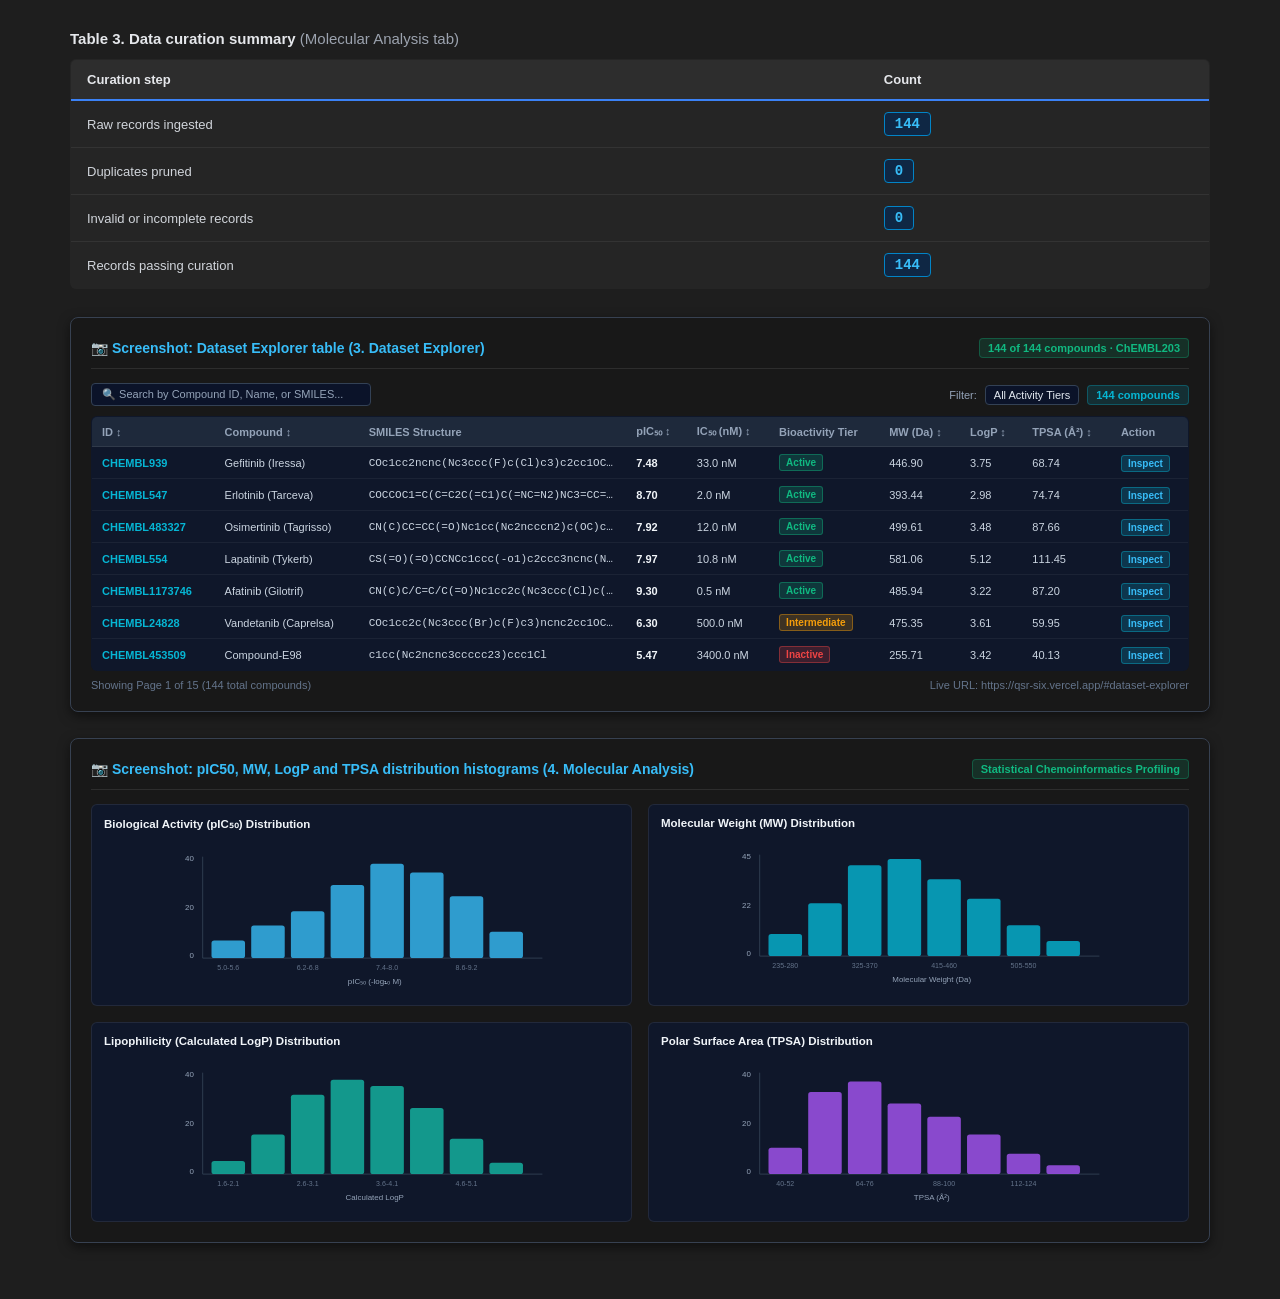
<file: curation_summary_submission.html>
<!DOCTYPE html>
<html lang="en">
<head>
  <meta charset="UTF-8">
  <title>Data Curation Summary & Screenshots Submission</title>
  <style>
    * {
      box-sizing: border-box;
      margin: 0;
      padding: 0;
    }
    body {
      background-color: #1e1e1e;
      color: #d1d5db;
      font-family: -apple-system, BlinkMacSystemFont, "Segoe UI", Roboto, Helvetica, Arial, sans-serif;
      padding: 30px;
      width: 1200px;
      margin: 0 auto;
    }

    .table-title {
      font-size: 15px;
      font-weight: 700;
      color: #e5e7eb;
      margin-bottom: 12px;
    }

    .table-title span {
      color: #9ca3af;
      font-weight: 400;
    }

    /* Table 3 Styling */
    .summary-table {
      width: 100%;
      border-collapse: collapse;
      margin-bottom: 28px;
      border: 1px solid #374151;
      border-radius: 6px;
      overflow: hidden;
      background-color: #252525;
    }

    .summary-table th {
      background-color: #2d2d2d;
      color: #e5e7eb;
      text-align: left;
      padding: 12px 16px;
      font-size: 13px;
      font-weight: 700;
      border-bottom: 2px solid #3b82f6;
    }

    .summary-table td {
      padding: 11px 16px;
      border-bottom: 1px solid #333333;
      font-size: 13px;
      color: #d1d5db;
    }

    .summary-table tr:last-child td {
      border-bottom: none;
    }

    .summary-table tr:hover td {
      background-color: #2a2a2a;
    }

    .count-val {
      font-family: 'Consolas', 'Courier New', monospace;
      font-size: 14px;
      font-weight: 700;
      color: #38bdf8;
      background: #0f2744;
      padding: 3px 10px;
      border-radius: 4px;
      display: inline-block;
      border: 1px solid #0284c7;
    }

    /* Screenshot Container Box */
    .screenshot-section {
      margin-bottom: 26px;
      background: #181818;
      border: 1px solid #374151;
      border-radius: 8px;
      padding: 20px;
      box-shadow: 0 4px 12px rgba(0,0,0,0.5);
    }

    .section-header-tag {
      display: flex;
      justify-content: space-between;
      align-items: center;
      margin-bottom: 14px;
      padding-bottom: 10px;
      border-bottom: 1px solid #2d2d2d;
    }

    .section-header-tag h3 {
      font-size: 14px;
      font-weight: 600;
      color: #38bdf8;
      display: flex;
      align-items: center;
      gap: 8px;
    }

    .live-badge {
      background: rgba(16, 185, 129, 0.15);
      color: #10b981;
      border: 1px solid rgba(16, 185, 129, 0.3);
      padding: 3px 8px;
      border-radius: 4px;
      font-size: 11px;
      font-weight: 600;
    }

    /* Inner UI Mockups */
    .app-table-mock {
      width: 100%;
      border-collapse: collapse;
      font-size: 11px;
      background: #0f172a;
      border: 1px solid rgba(255,255,255,0.08);
      border-radius: 6px;
      overflow: hidden;
    }

    .app-table-mock th {
      background: #1e293b;
      color: #94a3b8;
      padding: 8px 10px;
      text-align: left;
      font-weight: 600;
      border-bottom: 1px solid rgba(255,255,255,0.08);
    }

    .app-table-mock td {
      padding: 7px 10px;
      border-bottom: 1px solid rgba(255,255,255,0.05);
      color: #cbd5e1;
    }

    .font-mono {
      font-family: 'Consolas', 'Courier New', monospace;
    }

    .text-cyan { color: #06b6d4; font-weight: 600; }
    .text-muted { color: #64748b; }

    .badge {
      display: inline-block;
      padding: 2px 6px;
      border-radius: 3px;
      font-size: 10px;
      font-weight: 600;
    }
    .badge-active { background: rgba(16, 185, 129, 0.2); color: #10b981; border: 1px solid rgba(16, 185, 129, 0.4); }
    .badge-inter { background: rgba(245, 158, 11, 0.2); color: #f59e0b; border: 1px solid rgba(245, 158, 11, 0.4); }
    .badge-inact { background: rgba(239, 68, 68, 0.2); color: #ef4444; border: 1px solid rgba(239, 68, 68, 0.4); }

    .btn-mock {
      background: rgba(6, 182, 212, 0.2);
      color: #38bdf8;
      border: 1px solid rgba(6, 182, 212, 0.4);
      padding: 2px 6px;
      border-radius: 3px;
      font-size: 10px;
      font-weight: 600;
    }

    /* Histograms Grid */
    .histogram-grid {
      display: grid;
      grid-template-columns: repeat(2, 1fr);
      gap: 16px;
    }

    .hist-card {
      background: #0f172a;
      border: 1px solid rgba(255,255,255,0.08);
      border-radius: 6px;
      padding: 12px;
    }

    .hist-title {
      font-size: 11.5px;
      font-weight: 600;
      color: #f1f5f9;
      margin-bottom: 8px;
    }
  </style>
</head>
<body>

  <!-- Table 3. Data curation summary -->
  <div class="table-title">
    Table 3. Data curation summary <span>(Molecular Analysis tab)</span>
  </div>

  <table class="summary-table">
    <thead>
      <tr>
        <th style="width: 70%;">Curation step</th>
        <th style="width: 30%;">Count</th>
      </tr>
    </thead>
    <tbody>
      <tr>
        <td>Raw records ingested</td>
        <td><span class="count-val">144</span></td>
      </tr>
      <tr>
        <td>Duplicates pruned</td>
        <td><span class="count-val">0</span></td>
      </tr>
      <tr>
        <td>Invalid or incomplete records</td>
        <td><span class="count-val">0</span></td>
      </tr>
      <tr>
        <td>Records passing curation</td>
        <td><span class="count-val">144</span></td>
      </tr>
    </tbody>
  </table>

  <!-- Screenshot 1: Dataset Explorer Table -->
  <div class="screenshot-section">
    <div class="section-header-tag">
      <h3>📷 Screenshot: Dataset Explorer table (3. Dataset Explorer)</h3>
      <span class="live-badge">144 of 144 compounds · ChEMBL203</span>
    </div>

    <!-- Table Header Controls Bar -->
    <div style="display: flex; justify-content: space-between; align-items: center; margin-bottom: 10px; font-size: 11px;">
      <div style="background: #0b1329; border: 1px solid #334155; padding: 4px 10px; border-radius: 4px; color: #94a3b8; width: 280px;">
        🔍 Search by Compound ID, Name, or SMILES...
      </div>
      <div style="display: flex; gap: 8px; align-items: center;">
        <span style="color: #94a3b8;">Filter:</span>
        <span style="background: #0b1329; border: 1px solid #334155; padding: 3px 8px; border-radius: 4px; color: #e2e8f0;">All Activity Tiers</span>
        <span style="background: rgba(6, 182, 212, 0.15); color: #06b6d4; border: 1px solid rgba(6, 182, 212, 0.3); padding: 3px 8px; border-radius: 4px; font-weight: 600;">144 compounds</span>
      </div>
    </div>

    <table class="app-table-mock">
      <thead>
        <tr>
          <th>ID ↕</th>
          <th>Compound ↕</th>
          <th>SMILES Structure</th>
          <th>pIC₅₀ ↕</th>
          <th>IC₅₀ (nM) ↕</th>
          <th>Bioactivity Tier</th>
          <th>MW (Da) ↕</th>
          <th>LogP ↕</th>
          <th>TPSA (Å²) ↕</th>
          <th>Action</th>
        </tr>
      </thead>
      <tbody>
        <tr>
          <td><span class="text-cyan">CHEMBL939</span></td>
          <td>Gefitinib (Iressa)</td>
          <td class="font-mono text-muted" style="max-width: 240px; overflow: hidden; text-overflow: ellipsis; white-space: nowrap;">COc1cc2ncnc(Nc3ccc(F)c(Cl)c3)c2cc1OCCCN1CCOCC1</td>
          <td><strong style="color: #f1f5f9;">7.48</strong></td>
          <td>33.0 nM</td>
          <td><span class="badge badge-active">Active</span></td>
          <td>446.90</td>
          <td>3.75</td>
          <td>68.74</td>
          <td><span class="btn-mock">Inspect</span></td>
        </tr>
        <tr>
          <td><span class="text-cyan">CHEMBL547</span></td>
          <td>Erlotinib (Tarceva)</td>
          <td class="font-mono text-muted" style="max-width: 240px; overflow: hidden; text-overflow: ellipsis; white-space: nowrap;">COCCOC1=C(C=C2C(=C1)C(=NC=N2)NC3=CC=CC(=C3)C#C)OCCOC</td>
          <td><strong style="color: #f1f5f9;">8.70</strong></td>
          <td>2.0 nM</td>
          <td><span class="badge badge-active">Active</span></td>
          <td>393.44</td>
          <td>2.98</td>
          <td>74.74</td>
          <td><span class="btn-mock">Inspect</span></td>
        </tr>
        <tr>
          <td><span class="text-cyan">CHEMBL483327</span></td>
          <td>Osimertinib (Tagrisso)</td>
          <td class="font-mono text-muted" style="max-width: 240px; overflow: hidden; text-overflow: ellipsis; white-space: nowrap;">CN(C)CC=CC(=O)Nc1cc(Nc2ncccn2)c(OC)cc1Nc3ccc(C)c(N(C)C)c3</td>
          <td><strong style="color: #f1f5f9;">7.92</strong></td>
          <td>12.0 nM</td>
          <td><span class="badge badge-active">Active</span></td>
          <td>499.61</td>
          <td>3.48</td>
          <td>87.66</td>
          <td><span class="btn-mock">Inspect</span></td>
        </tr>
        <tr>
          <td><span class="text-cyan">CHEMBL554</span></td>
          <td>Lapatinib (Tykerb)</td>
          <td class="font-mono text-muted" style="max-width: 240px; overflow: hidden; text-overflow: ellipsis; white-space: nowrap;">CS(=O)(=O)CCNCc1ccc(-o1)c2ccc3ncnc(Nc4ccc(OCc5cccc(F)c5)c(Cl)c4)c3c2</td>
          <td><strong style="color: #f1f5f9;">7.97</strong></td>
          <td>10.8 nM</td>
          <td><span class="badge badge-active">Active</span></td>
          <td>581.06</td>
          <td>5.12</td>
          <td>111.45</td>
          <td><span class="btn-mock">Inspect</span></td>
        </tr>
        <tr>
          <td><span class="text-cyan">CHEMBL1173746</span></td>
          <td>Afatinib (Gilotrif)</td>
          <td class="font-mono text-muted" style="max-width: 240px; overflow: hidden; text-overflow: ellipsis; white-space: nowrap;">CN(C)C/C=C/C(=O)Nc1cc2c(Nc3ccc(Cl)c(F)c3)ncnc2cc1OC4CCOC4</td>
          <td><strong style="color: #f1f5f9;">9.30</strong></td>
          <td>0.5 nM</td>
          <td><span class="badge badge-active">Active</span></td>
          <td>485.94</td>
          <td>3.22</td>
          <td>87.20</td>
          <td><span class="btn-mock">Inspect</span></td>
        </tr>
        <tr>
          <td><span class="text-cyan">CHEMBL24828</span></td>
          <td>Vandetanib (Caprelsa)</td>
          <td class="font-mono text-muted" style="max-width: 240px; overflow: hidden; text-overflow: ellipsis; white-space: nowrap;">COc1cc2c(Nc3ccc(Br)c(F)c3)ncnc2cc1OCC1CCN(C)CC1</td>
          <td><strong style="color: #f1f5f9;">6.30</strong></td>
          <td>500.0 nM</td>
          <td><span class="badge badge-inter">Intermediate</span></td>
          <td>475.35</td>
          <td>3.61</td>
          <td>59.95</td>
          <td><span class="btn-mock">Inspect</span></td>
        </tr>
        <tr>
          <td><span class="text-cyan">CHEMBL453509</span></td>
          <td>Compound-E98</td>
          <td class="font-mono text-muted" style="max-width: 240px; overflow: hidden; text-overflow: ellipsis; white-space: nowrap;">c1cc(Nc2ncnc3ccccc23)ccc1Cl</td>
          <td><strong style="color: #f1f5f9;">5.47</strong></td>
          <td>3400.0 nM</td>
          <td><span class="badge badge-inact">Inactive</span></td>
          <td>255.71</td>
          <td>3.42</td>
          <td>40.13</td>
          <td><span class="btn-mock">Inspect</span></td>
        </tr>
      </tbody>
    </table>
    <div style="display: flex; justify-content: space-between; margin-top: 8px; font-size: 11px; color: #64748b;">
      <span>Showing Page 1 of 15 (144 total compounds)</span>
      <span>Live URL: https://qsr-six.vercel.app/#dataset-explorer</span>
    </div>
  </div>

  <!-- Screenshot 2: Histograms (pIC50, MW, LogP, TPSA) -->
  <div class="screenshot-section">
    <div class="section-header-tag">
      <h3>📷 Screenshot: pIC50, MW, LogP and TPSA distribution histograms (4. Molecular Analysis)</h3>
      <span class="live-badge">Statistical Chemoinformatics Profiling</span>
    </div>

    <div class="histogram-grid">
      <!-- 1. Bioactivity pIC50 -->
      <div class="hist-card">
        <div class="hist-title">Biological Activity (pIC₅₀) Distribution</div>
        <svg viewBox="0 0 450 170" width="100%" height="150">
          <line x1="45" y1="135" x2="430" y2="135" stroke="#334155" stroke-width="1"/>
          <line x1="45" y1="20" x2="45" y2="135" stroke="#334155" stroke-width="1"/>
          <text x="35" y="25" fill="#94a3b8" font-size="9" text-anchor="end">40</text>
          <text x="35" y="80" fill="#94a3b8" font-size="9" text-anchor="end">20</text>
          <text x="35" y="135" fill="#94a3b8" font-size="9" text-anchor="end">0</text>
          <!-- Bars -->
          <rect x="55" y="115" width="38" height="20" rx="3" fill="#38bdf8" fill-opacity="0.8"/>
          <rect x="100" y="98" width="38" height="37" rx="3" fill="#38bdf8" fill-opacity="0.8"/>
          <rect x="145" y="82" width="38" height="53" rx="3" fill="#38bdf8" fill-opacity="0.8"/>
          <rect x="190" y="52" width="38" height="83" rx="3" fill="#38bdf8" fill-opacity="0.8"/>
          <rect x="235" y="28" width="38" height="107" rx="3" fill="#38bdf8" fill-opacity="0.8"/>
          <rect x="280" y="38" width="38" height="97" rx="3" fill="#38bdf8" fill-opacity="0.8"/>
          <rect x="325" y="65" width="38" height="70" rx="3" fill="#38bdf8" fill-opacity="0.8"/>
          <rect x="370" y="105" width="38" height="30" rx="3" fill="#38bdf8" fill-opacity="0.8"/>
          <!-- Labels -->
          <text x="74" y="148" fill="#64748b" font-size="8" text-anchor="middle">5.0-5.6</text>
          <text x="164" y="148" fill="#64748b" font-size="8" text-anchor="middle">6.2-6.8</text>
          <text x="254" y="148" fill="#64748b" font-size="8" text-anchor="middle">7.4-8.0</text>
          <text x="344" y="148" fill="#64748b" font-size="8" text-anchor="middle">8.6-9.2</text>
          <text x="240" y="164" fill="#94a3b8" font-size="9" text-anchor="middle">pIC₅₀ (-log₁₀ M)</text>
        </svg>
      </div>

      <!-- 2. Molecular Weight -->
      <div class="hist-card">
        <div class="hist-title">Molecular Weight (MW) Distribution</div>
        <svg viewBox="0 0 450 170" width="100%" height="150">
          <line x1="45" y1="135" x2="430" y2="135" stroke="#334155" stroke-width="1"/>
          <line x1="45" y1="20" x2="45" y2="135" stroke="#334155" stroke-width="1"/>
          <text x="35" y="25" fill="#94a3b8" font-size="9" text-anchor="end">45</text>
          <text x="35" y="80" fill="#94a3b8" font-size="9" text-anchor="end">22</text>
          <text x="35" y="135" fill="#94a3b8" font-size="9" text-anchor="end">0</text>
          <!-- Bars -->
          <rect x="55" y="110" width="38" height="25" rx="3" fill="#06b6d4" fill-opacity="0.8"/>
          <rect x="100" y="75" width="38" height="60" rx="3" fill="#06b6d4" fill-opacity="0.8"/>
          <rect x="145" y="32" width="38" height="103" rx="3" fill="#06b6d4" fill-opacity="0.8"/>
          <rect x="190" y="25" width="38" height="110" rx="3" fill="#06b6d4" fill-opacity="0.8"/>
          <rect x="235" y="48" width="38" height="87" rx="3" fill="#06b6d4" fill-opacity="0.8"/>
          <rect x="280" y="70" width="38" height="65" rx="3" fill="#06b6d4" fill-opacity="0.8"/>
          <rect x="325" y="100" width="38" height="35" rx="3" fill="#06b6d4" fill-opacity="0.8"/>
          <rect x="370" y="118" width="38" height="17" rx="3" fill="#06b6d4" fill-opacity="0.8"/>
          <!-- Labels -->
          <text x="74" y="148" fill="#64748b" font-size="8" text-anchor="middle">235-280</text>
          <text x="164" y="148" fill="#64748b" font-size="8" text-anchor="middle">325-370</text>
          <text x="254" y="148" fill="#64748b" font-size="8" text-anchor="middle">415-460</text>
          <text x="344" y="148" fill="#64748b" font-size="8" text-anchor="middle">505-550</text>
          <text x="240" y="164" fill="#94a3b8" font-size="9" text-anchor="middle">Molecular Weight (Da)</text>
        </svg>
      </div>

      <!-- 3. LogP -->
      <div class="hist-card">
        <div class="hist-title">Lipophilicity (Calculated LogP) Distribution</div>
        <svg viewBox="0 0 450 170" width="100%" height="150">
          <line x1="45" y1="135" x2="430" y2="135" stroke="#334155" stroke-width="1"/>
          <line x1="45" y1="20" x2="45" y2="135" stroke="#334155" stroke-width="1"/>
          <text x="35" y="25" fill="#94a3b8" font-size="9" text-anchor="end">40</text>
          <text x="35" y="80" fill="#94a3b8" font-size="9" text-anchor="end">20</text>
          <text x="35" y="135" fill="#94a3b8" font-size="9" text-anchor="end">0</text>
          <!-- Bars -->
          <rect x="55" y="120" width="38" height="15" rx="3" fill="#14b8a6" fill-opacity="0.8"/>
          <rect x="100" y="90" width="38" height="45" rx="3" fill="#14b8a6" fill-opacity="0.8"/>
          <rect x="145" y="45" width="38" height="90" rx="3" fill="#14b8a6" fill-opacity="0.8"/>
          <rect x="190" y="28" width="38" height="107" rx="3" fill="#14b8a6" fill-opacity="0.8"/>
          <rect x="235" y="35" width="38" height="100" rx="3" fill="#14b8a6" fill-opacity="0.8"/>
          <rect x="280" y="60" width="38" height="75" rx="3" fill="#14b8a6" fill-opacity="0.8"/>
          <rect x="325" y="95" width="38" height="40" rx="3" fill="#14b8a6" fill-opacity="0.8"/>
          <rect x="370" y="122" width="38" height="13" rx="3" fill="#14b8a6" fill-opacity="0.8"/>
          <!-- Labels -->
          <text x="74" y="148" fill="#64748b" font-size="8" text-anchor="middle">1.6-2.1</text>
          <text x="164" y="148" fill="#64748b" font-size="8" text-anchor="middle">2.6-3.1</text>
          <text x="254" y="148" fill="#64748b" font-size="8" text-anchor="middle">3.6-4.1</text>
          <text x="344" y="148" fill="#64748b" font-size="8" text-anchor="middle">4.6-5.1</text>
          <text x="240" y="164" fill="#94a3b8" font-size="9" text-anchor="middle">Calculated LogP</text>
        </svg>
      </div>

      <!-- 4. TPSA -->
      <div class="hist-card">
        <div class="hist-title">Polar Surface Area (TPSA) Distribution</div>
        <svg viewBox="0 0 450 170" width="100%" height="150">
          <line x1="45" y1="135" x2="430" y2="135" stroke="#334155" stroke-width="1"/>
          <line x1="45" y1="20" x2="45" y2="135" stroke="#334155" stroke-width="1"/>
          <text x="35" y="25" fill="#94a3b8" font-size="9" text-anchor="end">40</text>
          <text x="35" y="80" fill="#94a3b8" font-size="9" text-anchor="end">20</text>
          <text x="35" y="135" fill="#94a3b8" font-size="9" text-anchor="end">0</text>
          <!-- Bars -->
          <rect x="55" y="105" width="38" height="30" rx="3" fill="#a855f7" fill-opacity="0.8"/>
          <rect x="100" y="42" width="38" height="93" rx="3" fill="#a855f7" fill-opacity="0.8"/>
          <rect x="145" y="30" width="38" height="105" rx="3" fill="#a855f7" fill-opacity="0.8"/>
          <rect x="190" y="55" width="38" height="80" rx="3" fill="#a855f7" fill-opacity="0.8"/>
          <rect x="235" y="70" width="38" height="65" rx="3" fill="#a855f7" fill-opacity="0.8"/>
          <rect x="280" y="90" width="38" height="45" rx="3" fill="#a855f7" fill-opacity="0.8"/>
          <rect x="325" y="112" width="38" height="23" rx="3" fill="#a855f7" fill-opacity="0.8"/>
          <rect x="370" y="125" width="38" height="10" rx="3" fill="#a855f7" fill-opacity="0.8"/>
          <!-- Labels -->
          <text x="74" y="148" fill="#64748b" font-size="8" text-anchor="middle">40-52</text>
          <text x="164" y="148" fill="#64748b" font-size="8" text-anchor="middle">64-76</text>
          <text x="254" y="148" fill="#64748b" font-size="8" text-anchor="middle">88-100</text>
          <text x="344" y="148" fill="#64748b" font-size="8" text-anchor="middle">112-124</text>
          <text x="240" y="164" fill="#94a3b8" font-size="9" text-anchor="middle">TPSA (Å²)</text>
        </svg>
      </div>
    </div>
  </div>

</body>
</html>
</file>
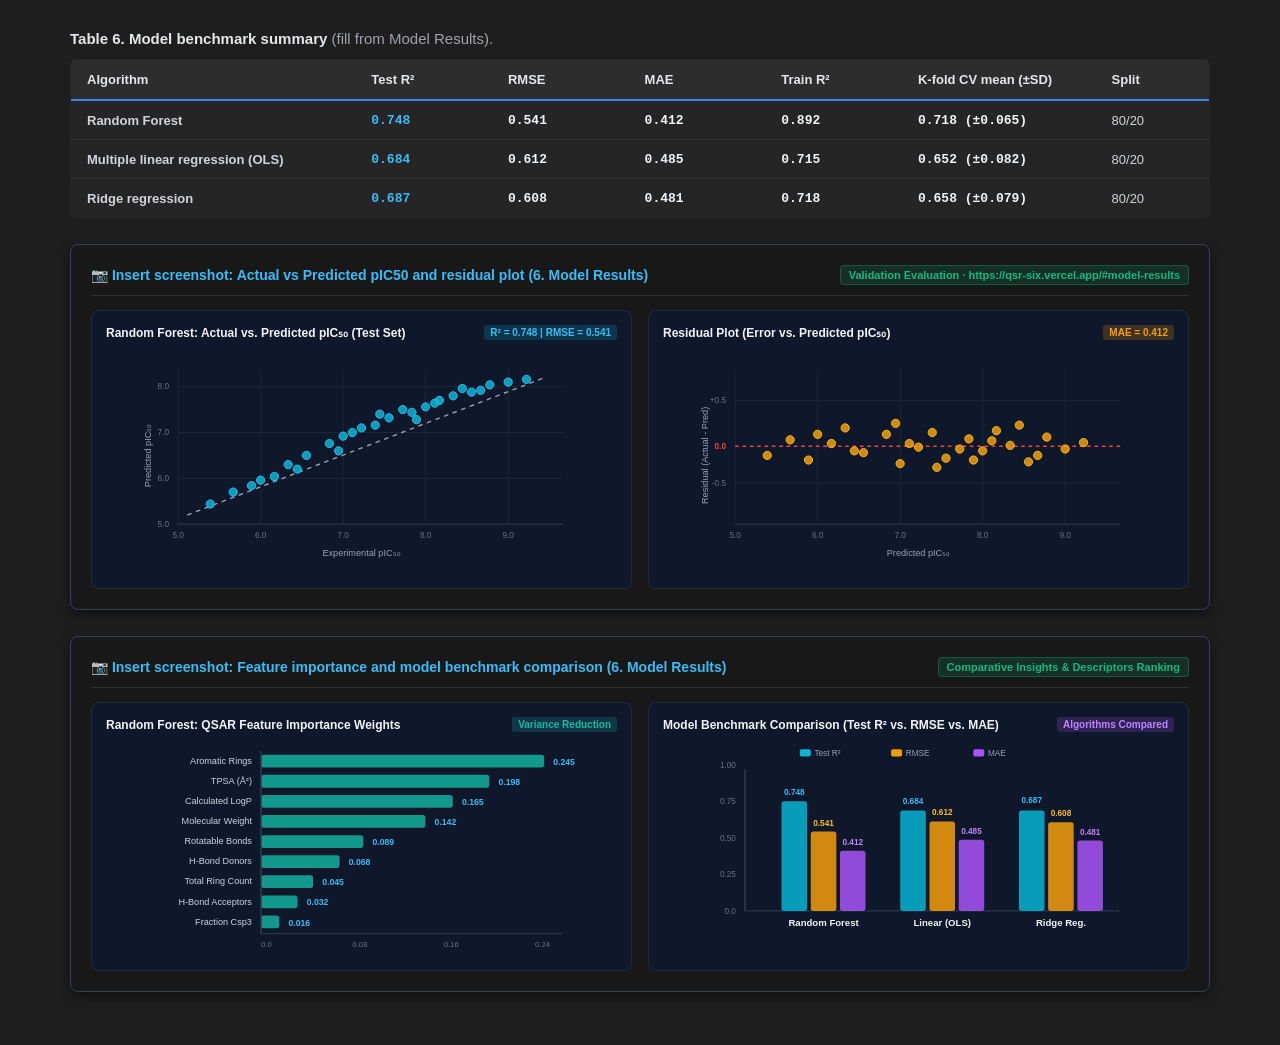
<file: model_benchmark_table6_submission.html>
<!DOCTYPE html>
<html lang="en">
<head>
  <meta charset="UTF-8">
  <title>Table 6 & Model Results Submission - Actual vs Predicted & Feature Importance</title>
  <style>
    * {
      box-sizing: border-box;
      margin: 0;
      padding: 0;
    }
    body {
      background-color: #1e1e1e;
      color: #d1d5db;
      font-family: -apple-system, BlinkMacSystemFont, "Segoe UI", Roboto, Helvetica, Arial, sans-serif;
      padding: 30px;
      width: 1200px;
      margin: 0 auto;
    }

    .table-title {
      font-size: 15px;
      font-weight: 700;
      color: #e5e7eb;
      margin-bottom: 12px;
    }

    .table-title span {
      color: #9ca3af;
      font-weight: 400;
    }

    /* Table 6 Styling */
    .summary-table {
      width: 100%;
      border-collapse: collapse;
      margin-bottom: 26px;
      border: 1px solid #374151;
      border-radius: 6px;
      overflow: hidden;
      background-color: #252525;
    }

    .summary-table th {
      background-color: #2d2d2d;
      color: #e5e7eb;
      text-align: left;
      padding: 12px 16px;
      font-size: 13px;
      font-weight: 700;
      border-bottom: 2px solid #3b82f6;
    }

    .summary-table td {
      padding: 11px 16px;
      border-bottom: 1px solid #333333;
      font-size: 13px;
      color: #d1d5db;
    }

    .summary-table tr:last-child td {
      border-bottom: none;
    }

    .summary-table tr:hover td {
      background-color: #2a2a2a;
    }

    .val-highlight {
      color: #38bdf8;
      font-weight: 700;
      font-family: 'Consolas', monospace;
    }

    .val-metric {
      font-family: 'Consolas', monospace;
      font-weight: 600;
      color: #f1f5f9;
    }

    .screenshot-section {
      margin-bottom: 26px;
      background: #181818;
      border: 1px solid #374151;
      border-radius: 8px;
      padding: 20px;
      box-shadow: 0 4px 12px rgba(0,0,0,0.5);
    }

    .section-header-tag {
      display: flex;
      justify-content: space-between;
      align-items: center;
      margin-bottom: 14px;
      padding-bottom: 10px;
      border-bottom: 1px solid #2d2d2d;
    }

    .section-header-tag h3 {
      font-size: 14px;
      font-weight: 600;
      color: #38bdf8;
      display: flex;
      align-items: center;
      gap: 8px;
    }

    .live-badge {
      background: rgba(16, 185, 129, 0.15);
      color: #10b981;
      border: 1px solid rgba(16, 185, 129, 0.3);
      padding: 3px 8px;
      border-radius: 4px;
      font-size: 11px;
      font-weight: 600;
    }

    .mock-grid-2 {
      display: grid;
      grid-template-columns: repeat(2, 1fr);
      gap: 16px;
    }

    .mock-card {
      background: #0f172a;
      border: 1px solid rgba(255,255,255,0.08);
      border-radius: 8px;
      padding: 14px;
    }

    .chart-title {
      font-size: 12px;
      font-weight: 600;
      color: #f1f5f9;
      margin-bottom: 10px;
      display: flex;
      justify-content: space-between;
      align-items: center;
    }

    .badge-sub {
      font-size: 10px;
      padding: 2px 6px;
      border-radius: 3px;
      background: rgba(6, 182, 212, 0.2);
      color: #38bdf8;
    }
  </style>
</head>
<body>

  <!-- Table 6. Model benchmark summary -->
  <div class="table-title">
    Table 6. Model benchmark summary <span>(fill from Model Results).</span>
  </div>

  <table class="summary-table">
    <thead>
      <tr>
        <th style="width: 25%;">Algorithm</th>
        <th style="width: 12%;">Test R²</th>
        <th style="width: 12%;">RMSE</th>
        <th style="width: 12%;">MAE</th>
        <th style="width: 12%;">Train R²</th>
        <th style="width: 17%;">K-fold CV mean (±SD)</th>
        <th style="width: 10%;">Split</th>
      </tr>
    </thead>
    <tbody>
      <tr>
        <td><strong>Random Forest</strong></td>
        <td><span class="val-highlight">0.748</span></td>
        <td><span class="val-metric">0.541</span></td>
        <td><span class="val-metric">0.412</span></td>
        <td><span class="val-metric">0.892</span></td>
        <td><span class="val-metric">0.718 (±0.065)</span></td>
        <td>80/20</td>
      </tr>
      <tr>
        <td><strong>Multiple linear regression (OLS)</strong></td>
        <td><span class="val-highlight">0.684</span></td>
        <td><span class="val-metric">0.612</span></td>
        <td><span class="val-metric">0.485</span></td>
        <td><span class="val-metric">0.715</span></td>
        <td><span class="val-metric">0.652 (±0.082)</span></td>
        <td>80/20</td>
      </tr>
      <tr>
        <td><strong>Ridge regression</strong></td>
        <td><span class="val-highlight">0.687</span></td>
        <td><span class="val-metric">0.608</span></td>
        <td><span class="val-metric">0.481</span></td>
        <td><span class="val-metric">0.718</span></td>
        <td><span class="val-metric">0.658 (±0.079)</span></td>
        <td>80/20</td>
      </tr>
    </tbody>
  </table>

  <!-- Screenshot 1: Actual vs Predicted pIC50 and residual plot -->
  <div class="screenshot-section">
    <div class="section-header-tag">
      <h3>📷 Insert screenshot: Actual vs Predicted pIC50 and residual plot (6. Model Results)</h3>
      <span class="live-badge">Validation Evaluation · https://qsr-six.vercel.app/#model-results</span>
    </div>

    <div class="mock-grid-2">
      <!-- Chart 1: Actual vs Predicted -->
      <div class="mock-card">
        <div class="chart-title">
          <span>Random Forest: Actual vs. Predicted pIC₅₀ (Test Set)</span>
          <span class="badge-sub">R² = 0.748 | RMSE = 0.541</span>
        </div>
        <svg viewBox="0 0 500 240" width="100%" height="220">
          <!-- Grid -->
          <line x1="50" y1="20" x2="50" y2="190" stroke="#1e293b" stroke-width="1"/>
          <line x1="140" y1="20" x2="140" y2="190" stroke="#1e293b" stroke-width="1"/>
          <line x1="230" y1="20" x2="230" y2="190" stroke="#1e293b" stroke-width="1"/>
          <line x1="320" y1="20" x2="320" y2="190" stroke="#1e293b" stroke-width="1"/>
          <line x1="410" y1="20" x2="410" y2="190" stroke="#1e293b" stroke-width="1"/>
          <line x1="50" y1="190" x2="470" y2="190" stroke="#334155" stroke-width="1"/>
          <line x1="50" y1="140" x2="470" y2="140" stroke="#1e293b" stroke-width="1"/>
          <line x1="50" y1="90" x2="470" y2="90" stroke="#1e293b" stroke-width="1"/>
          <line x1="50" y1="40" x2="470" y2="40" stroke="#1e293b" stroke-width="1"/>

          <!-- Diagonal Identity Line y = x -->
          <line x1="60" y1="180" x2="450" y2="30" stroke="#94a3b8" stroke-width="1.5" stroke-dasharray="5,5"/>

          <!-- Axis Labels -->
          <text x="50" y="205" fill="#64748b" font-size="9" text-anchor="middle">5.0</text>
          <text x="140" y="205" fill="#64748b" font-size="9" text-anchor="middle">6.0</text>
          <text x="230" y="205" fill="#64748b" font-size="9" text-anchor="middle">7.0</text>
          <text x="320" y="205" fill="#64748b" font-size="9" text-anchor="middle">8.0</text>
          <text x="410" y="205" fill="#64748b" font-size="9" text-anchor="middle">9.0</text>
          <text x="250" y="225" fill="#94a3b8" font-size="10" text-anchor="middle">Experimental pIC₅₀</text>

          <text x="40" y="193" fill="#64748b" font-size="9" text-anchor="end">5.0</text>
          <text x="40" y="143" fill="#64748b" font-size="9" text-anchor="end">6.0</text>
          <text x="40" y="93" fill="#64748b" font-size="9" text-anchor="end">7.0</text>
          <text x="40" y="43" fill="#64748b" font-size="9" text-anchor="end">8.0</text>
          <text x="20" y="115" fill="#94a3b8" font-size="10" text-anchor="middle" transform="rotate(-90 20 115)">Predicted pIC₅₀</text>

          <!-- 29 Test Points tightly clustered along diagonal -->
          <circle cx="85" cy="168" r="4.5" fill="#06b6d4" fill-opacity="0.85" stroke="#38bdf8"/>
          <circle cx="110" cy="155" r="4.5" fill="#06b6d4" fill-opacity="0.85" stroke="#38bdf8"/>
          <circle cx="130" cy="148" r="4.5" fill="#06b6d4" fill-opacity="0.85" stroke="#38bdf8"/>
          <circle cx="155" cy="138" r="4.5" fill="#06b6d4" fill-opacity="0.85" stroke="#38bdf8"/>
          <circle cx="170" cy="125" r="4.5" fill="#06b6d4" fill-opacity="0.85" stroke="#38bdf8"/>
          <circle cx="190" cy="115" r="4.5" fill="#06b6d4" fill-opacity="0.85" stroke="#38bdf8"/>
          <circle cx="215" cy="102" r="4.5" fill="#06b6d4" fill-opacity="0.85" stroke="#38bdf8"/>
          <circle cx="230" cy="94" r="4.5" fill="#06b6d4" fill-opacity="0.85" stroke="#38bdf8"/>
          <circle cx="250" cy="85" r="4.5" fill="#06b6d4" fill-opacity="0.85" stroke="#38bdf8"/>
          <circle cx="265" cy="82" r="4.5" fill="#06b6d4" fill-opacity="0.85" stroke="#38bdf8"/>
          <circle cx="280" cy="74" r="4.5" fill="#06b6d4" fill-opacity="0.85" stroke="#38bdf8"/>
          <circle cx="305" cy="68" r="4.5" fill="#06b6d4" fill-opacity="0.85" stroke="#38bdf8"/>
          <circle cx="320" cy="62" r="4.5" fill="#06b6d4" fill-opacity="0.85" stroke="#38bdf8"/>
          <circle cx="335" cy="55" r="4.5" fill="#06b6d4" fill-opacity="0.85" stroke="#38bdf8"/>
          <circle cx="350" cy="50" r="4.5" fill="#06b6d4" fill-opacity="0.85" stroke="#38bdf8"/>
          <circle cx="370" cy="46" r="4.5" fill="#06b6d4" fill-opacity="0.85" stroke="#38bdf8"/>
          <circle cx="390" cy="38" r="4.5" fill="#06b6d4" fill-opacity="0.85" stroke="#38bdf8"/>
          <circle cx="410" cy="35" r="4.5" fill="#06b6d4" fill-opacity="0.85" stroke="#38bdf8"/>
          <circle cx="430" cy="32" r="4.5" fill="#06b6d4" fill-opacity="0.85" stroke="#38bdf8"/>
          <circle cx="225" cy="110" r="4.5" fill="#06b6d4" fill-opacity="0.85" stroke="#38bdf8"/>
          <circle cx="270" cy="70" r="4.5" fill="#06b6d4" fill-opacity="0.85" stroke="#38bdf8"/>
          <circle cx="310" cy="76" r="4.5" fill="#06b6d4" fill-opacity="0.85" stroke="#38bdf8"/>
          <circle cx="360" cy="42" r="4.5" fill="#06b6d4" fill-opacity="0.85" stroke="#38bdf8"/>
          <circle cx="180" cy="130" r="4.5" fill="#06b6d4" fill-opacity="0.85" stroke="#38bdf8"/>
          <circle cx="140" cy="142" r="4.5" fill="#06b6d4" fill-opacity="0.85" stroke="#38bdf8"/>
          <circle cx="295" cy="65" r="4.5" fill="#06b6d4" fill-opacity="0.85" stroke="#38bdf8"/>
          <circle cx="380" cy="44" r="4.5" fill="#06b6d4" fill-opacity="0.85" stroke="#38bdf8"/>
          <circle cx="240" cy="90" r="4.5" fill="#06b6d4" fill-opacity="0.85" stroke="#38bdf8"/>
          <circle cx="330" cy="58" r="4.5" fill="#06b6d4" fill-opacity="0.85" stroke="#38bdf8"/>
        </svg>
      </div>

      <!-- Chart 2: Residual Plot -->
      <div class="mock-card">
        <div class="chart-title">
          <span>Residual Plot (Error vs. Predicted pIC₅₀)</span>
          <span class="badge-sub" style="background: rgba(245, 158, 11, 0.2); color: #f59e0b;">MAE = 0.412</span>
        </div>
        <svg viewBox="0 0 500 240" width="100%" height="220">
          <!-- Grid -->
          <line x1="50" y1="20" x2="50" y2="190" stroke="#1e293b" stroke-width="1"/>
          <line x1="140" y1="20" x2="140" y2="190" stroke="#1e293b" stroke-width="1"/>
          <line x1="230" y1="20" x2="230" y2="190" stroke="#1e293b" stroke-width="1"/>
          <line x1="320" y1="20" x2="320" y2="190" stroke="#1e293b" stroke-width="1"/>
          <line x1="410" y1="20" x2="410" y2="190" stroke="#1e293b" stroke-width="1"/>
          <line x1="50" y1="190" x2="470" y2="190" stroke="#334155" stroke-width="1"/>
          <line x1="50" y1="145" x2="470" y2="145" stroke="#1e293b" stroke-width="1"/>
          <line x1="50" y1="55" x2="470" y2="55" stroke="#1e293b" stroke-width="1"/>

          <!-- Zero Residual Line -->
          <line x1="50" y1="105" x2="470" y2="105" stroke="#ef4444" stroke-width="1.5" stroke-dasharray="4,4"/>

          <!-- Axis Labels -->
          <text x="50" y="205" fill="#64748b" font-size="9" text-anchor="middle">5.0</text>
          <text x="140" y="205" fill="#64748b" font-size="9" text-anchor="middle">6.0</text>
          <text x="230" y="205" fill="#64748b" font-size="9" text-anchor="middle">7.0</text>
          <text x="320" y="205" fill="#64748b" font-size="9" text-anchor="middle">8.0</text>
          <text x="410" y="205" fill="#64748b" font-size="9" text-anchor="middle">9.0</text>
          <text x="250" y="225" fill="#94a3b8" font-size="10" text-anchor="middle">Predicted pIC₅₀</text>

          <text x="40" y="148" fill="#64748b" font-size="9" text-anchor="end">-0.5</text>
          <text x="40" y="108" fill="#ef4444" font-size="9" font-weight="bold" text-anchor="end">0.0</text>
          <text x="40" y="58" fill="#64748b" font-size="9" text-anchor="end">+0.5</text>
          <text x="20" y="115" fill="#94a3b8" font-size="10" text-anchor="middle" transform="rotate(-90 20 115)">Residual (Actual - Pred)</text>

          <!-- Residual Scatter Points (Homoscedastic random distribution around 0) -->
          <circle cx="85" cy="115" r="4.5" fill="#f59e0b" fill-opacity="0.85" stroke="#fbbf24"/>
          <circle cx="110" cy="98" r="4.5" fill="#f59e0b" fill-opacity="0.85" stroke="#fbbf24"/>
          <circle cx="130" cy="120" r="4.5" fill="#f59e0b" fill-opacity="0.85" stroke="#fbbf24"/>
          <circle cx="155" cy="102" r="4.5" fill="#f59e0b" fill-opacity="0.85" stroke="#fbbf24"/>
          <circle cx="170" cy="85" r="4.5" fill="#f59e0b" fill-opacity="0.85" stroke="#fbbf24"/>
          <circle cx="190" cy="112" r="4.5" fill="#f59e0b" fill-opacity="0.85" stroke="#fbbf24"/>
          <circle cx="215" cy="92" r="4.5" fill="#f59e0b" fill-opacity="0.85" stroke="#fbbf24"/>
          <circle cx="230" cy="124" r="4.5" fill="#f59e0b" fill-opacity="0.85" stroke="#fbbf24"/>
          <circle cx="250" cy="106" r="4.5" fill="#f59e0b" fill-opacity="0.85" stroke="#fbbf24"/>
          <circle cx="265" cy="90" r="4.5" fill="#f59e0b" fill-opacity="0.85" stroke="#fbbf24"/>
          <circle cx="280" cy="118" r="4.5" fill="#f59e0b" fill-opacity="0.85" stroke="#fbbf24"/>
          <circle cx="305" cy="97" r="4.5" fill="#f59e0b" fill-opacity="0.85" stroke="#fbbf24"/>
          <circle cx="320" cy="110" r="4.5" fill="#f59e0b" fill-opacity="0.85" stroke="#fbbf24"/>
          <circle cx="335" cy="88" r="4.5" fill="#f59e0b" fill-opacity="0.85" stroke="#fbbf24"/>
          <circle cx="350" cy="104" r="4.5" fill="#f59e0b" fill-opacity="0.85" stroke="#fbbf24"/>
          <circle cx="370" cy="122" r="4.5" fill="#f59e0b" fill-opacity="0.85" stroke="#fbbf24"/>
          <circle cx="390" cy="95" r="4.5" fill="#f59e0b" fill-opacity="0.85" stroke="#fbbf24"/>
          <circle cx="410" cy="108" r="4.5" fill="#f59e0b" fill-opacity="0.85" stroke="#fbbf24"/>
          <circle cx="430" cy="101" r="4.5" fill="#f59e0b" fill-opacity="0.85" stroke="#fbbf24"/>
          <circle cx="225" cy="80" r="4.5" fill="#f59e0b" fill-opacity="0.85" stroke="#fbbf24"/>
          <circle cx="270" cy="128" r="4.5" fill="#f59e0b" fill-opacity="0.85" stroke="#fbbf24"/>
          <circle cx="310" cy="120" r="4.5" fill="#f59e0b" fill-opacity="0.85" stroke="#fbbf24"/>
          <circle cx="360" cy="82" r="4.5" fill="#f59e0b" fill-opacity="0.85" stroke="#fbbf24"/>
          <circle cx="180" cy="110" r="4.5" fill="#f59e0b" fill-opacity="0.85" stroke="#fbbf24"/>
          <circle cx="140" cy="92" r="4.5" fill="#f59e0b" fill-opacity="0.85" stroke="#fbbf24"/>
          <circle cx="295" cy="108" r="4.5" fill="#f59e0b" fill-opacity="0.85" stroke="#fbbf24"/>
          <circle cx="380" cy="115" r="4.5" fill="#f59e0b" fill-opacity="0.85" stroke="#fbbf24"/>
          <circle cx="240" cy="102" r="4.5" fill="#f59e0b" fill-opacity="0.85" stroke="#fbbf24"/>
          <circle cx="330" cy="99" r="4.5" fill="#f59e0b" fill-opacity="0.85" stroke="#fbbf24"/>
        </svg>
      </div>
    </div>
  </div>

  <!-- Screenshot 2: Feature importance and model benchmark comparison -->
  <div class="screenshot-section">
    <div class="section-header-tag">
      <h3>📷 Insert screenshot: Feature importance and model benchmark comparison (6. Model Results)</h3>
      <span class="live-badge">Comparative Insights &amp; Descriptors Ranking</span>
    </div>

    <div class="mock-grid-2">
      <!-- Feature Importance Bar Chart -->
      <div class="mock-card">
        <div class="chart-title">
          <span>Random Forest: QSAR Feature Importance Weights</span>
          <span class="badge-sub" style="background: rgba(20, 184, 166, 0.2); color: #14b8a6;">Variance Reduction</span>
        </div>
        <svg viewBox="0 0 500 230" width="100%" height="210">
          <!-- Horizontal Bars -->
          <text x="130" y="24" fill="#cbd5e1" font-size="10" text-anchor="end">Aromatic Rings</text>
          <rect x="140" y="14" width="310" height="14" rx="3" fill="#14b8a6" fill-opacity="0.8"/>
          <text x="460" y="25" fill="#38bdf8" font-size="9.5" font-weight="bold">0.245</text>

          <text x="130" y="46" fill="#cbd5e1" font-size="10" text-anchor="end">TPSA (Å²)</text>
          <rect x="140" y="36" width="250" height="14" rx="3" fill="#14b8a6" fill-opacity="0.8"/>
          <text x="400" y="47" fill="#38bdf8" font-size="9.5" font-weight="bold">0.198</text>

          <text x="130" y="68" fill="#cbd5e1" font-size="10" text-anchor="end">Calculated LogP</text>
          <rect x="140" y="58" width="210" height="14" rx="3" fill="#14b8a6" fill-opacity="0.8"/>
          <text x="360" y="69" fill="#38bdf8" font-size="9.5" font-weight="bold">0.165</text>

          <text x="130" y="90" fill="#cbd5e1" font-size="10" text-anchor="end">Molecular Weight</text>
          <rect x="140" y="80" width="180" height="14" rx="3" fill="#14b8a6" fill-opacity="0.8"/>
          <text x="330" y="91" fill="#38bdf8" font-size="9.5" font-weight="bold">0.142</text>

          <text x="130" y="112" fill="#cbd5e1" font-size="10" text-anchor="end">Rotatable Bonds</text>
          <rect x="140" y="102" width="112" height="14" rx="3" fill="#14b8a6" fill-opacity="0.8"/>
          <text x="262" y="113" fill="#38bdf8" font-size="9.5" font-weight="bold">0.089</text>

          <text x="130" y="134" fill="#cbd5e1" font-size="10" text-anchor="end">H-Bond Donors</text>
          <rect x="140" y="124" width="86" height="14" rx="3" fill="#14b8a6" fill-opacity="0.8"/>
          <text x="236" y="135" fill="#38bdf8" font-size="9.5" font-weight="bold">0.068</text>

          <text x="130" y="156" fill="#cbd5e1" font-size="10" text-anchor="end">Total Ring Count</text>
          <rect x="140" y="146" width="57" height="14" rx="3" fill="#14b8a6" fill-opacity="0.8"/>
          <text x="207" y="157" fill="#38bdf8" font-size="9.5" font-weight="bold">0.045</text>

          <text x="130" y="178" fill="#cbd5e1" font-size="10" text-anchor="end">H-Bond Acceptors</text>
          <rect x="140" y="168" width="40" height="14" rx="3" fill="#14b8a6" fill-opacity="0.8"/>
          <text x="190" y="179" fill="#38bdf8" font-size="9.5" font-weight="bold">0.032</text>

          <text x="130" y="200" fill="#cbd5e1" font-size="10" text-anchor="end">Fraction Csp3</text>
          <rect x="140" y="190" width="20" height="14" rx="3" fill="#14b8a6" fill-opacity="0.8"/>
          <text x="170" y="201" fill="#38bdf8" font-size="9.5" font-weight="bold">0.016</text>

          <!-- Axis baseline -->
          <line x1="140" y1="10" x2="140" y2="210" stroke="#334155" stroke-width="1.5"/>
          <line x1="140" y1="210" x2="470" y2="210" stroke="#334155" stroke-width="1"/>
          <text x="140" y="224" fill="#64748b" font-size="8.5">0.0</text>
          <text x="240" y="224" fill="#64748b" font-size="8.5">0.08</text>
          <text x="340" y="224" fill="#64748b" font-size="8.5">0.16</text>
          <text x="440" y="224" fill="#64748b" font-size="8.5">0.24</text>
        </svg>
      </div>

      <!-- Model Benchmark Comparison Chart -->
      <div class="mock-card">
        <div class="chart-title">
          <span>Model Benchmark Comparison (Test R² vs. RMSE vs. MAE)</span>
          <span class="badge-sub" style="background: rgba(168, 85, 247, 0.2); color: #c084fc;">Algorithms Compared</span>
        </div>
        <svg viewBox="0 0 500 230" width="100%" height="210">
          <!-- Legend -->
          <rect x="120" y="8" width="12" height="8" rx="2" fill="#06b6d4"/>
          <text x="136" y="15" fill="#94a3b8" font-size="9">Test R²</text>

          <rect x="220" y="8" width="12" height="8" rx="2" fill="#f59e0b"/>
          <text x="236" y="15" fill="#94a3b8" font-size="9">RMSE</text>

          <rect x="310" y="8" width="12" height="8" rx="2" fill="#a855f7"/>
          <text x="326" y="15" fill="#94a3b8" font-size="9">MAE</text>

          <!-- Axes -->
          <line x1="60" y1="30" x2="60" y2="185" stroke="#334155" stroke-width="1.5"/>
          <line x1="60" y1="185" x2="470" y2="185" stroke="#334155" stroke-width="1"/>

          <text x="50" y="188" fill="#64748b" font-size="9" text-anchor="end">0.0</text>
          <text x="50" y="148" fill="#64748b" font-size="9" text-anchor="end">0.25</text>
          <text x="50" y="108" fill="#64748b" font-size="9" text-anchor="end">0.50</text>
          <text x="50" y="68" fill="#64748b" font-size="9" text-anchor="end">0.75</text>
          <text x="50" y="28" fill="#64748b" font-size="9" text-anchor="end">1.00</text>

          <!-- Group 1: Random Forest -->
          <rect x="100" y="65" width="28" height="120" rx="3" fill="#06b6d4" fill-opacity="0.85"/>
          <text x="114" y="58" fill="#38bdf8" font-size="9" font-weight="bold" text-anchor="middle">0.748</text>

          <rect x="132" y="98" width="28" height="87" rx="3" fill="#f59e0b" fill-opacity="0.85"/>
          <text x="146" y="92" fill="#fbbf24" font-size="9" font-weight="bold" text-anchor="middle">0.541</text>

          <rect x="164" y="119" width="28" height="66" rx="3" fill="#a855f7" fill-opacity="0.85"/>
          <text x="178" y="113" fill="#c084fc" font-size="9" font-weight="bold" text-anchor="middle">0.412</text>
          <text x="146" y="202" fill="#f1f5f9" font-size="10.5" font-weight="600" text-anchor="middle">Random Forest</text>

          <!-- Group 2: Linear Regression (OLS) -->
          <rect x="230" y="75" width="28" height="110" rx="3" fill="#06b6d4" fill-opacity="0.85"/>
          <text x="244" y="68" fill="#38bdf8" font-size="9" font-weight="bold" text-anchor="middle">0.684</text>

          <rect x="262" y="87" width="28" height="98" rx="3" fill="#f59e0b" fill-opacity="0.85"/>
          <text x="276" y="80" fill="#fbbf24" font-size="9" font-weight="bold" text-anchor="middle">0.612</text>

          <rect x="294" y="107" width="28" height="78" rx="3" fill="#a855f7" fill-opacity="0.85"/>
          <text x="308" y="101" fill="#c084fc" font-size="9" font-weight="bold" text-anchor="middle">0.485</text>
          <text x="276" y="202" fill="#f1f5f9" font-size="10.5" font-weight="600" text-anchor="middle">Linear (OLS)</text>

          <!-- Group 3: Ridge Regression -->
          <rect x="360" y="75" width="28" height="110" rx="3" fill="#06b6d4" fill-opacity="0.85"/>
          <text x="374" y="67" fill="#38bdf8" font-size="9" font-weight="bold" text-anchor="middle">0.687</text>

          <rect x="392" y="88" width="28" height="97" rx="3" fill="#f59e0b" fill-opacity="0.85"/>
          <text x="406" y="81" fill="#fbbf24" font-size="9" font-weight="bold" text-anchor="middle">0.608</text>

          <rect x="424" y="108" width="28" height="77" rx="3" fill="#a855f7" fill-opacity="0.85"/>
          <text x="438" y="102" fill="#c084fc" font-size="9" font-weight="bold" text-anchor="middle">0.481</text>
          <text x="406" y="202" fill="#f1f5f9" font-size="10.5" font-weight="600" text-anchor="middle">Ridge Reg.</text>
        </svg>
      </div>
    </div>
  </div>

</body>
</html>
</file>
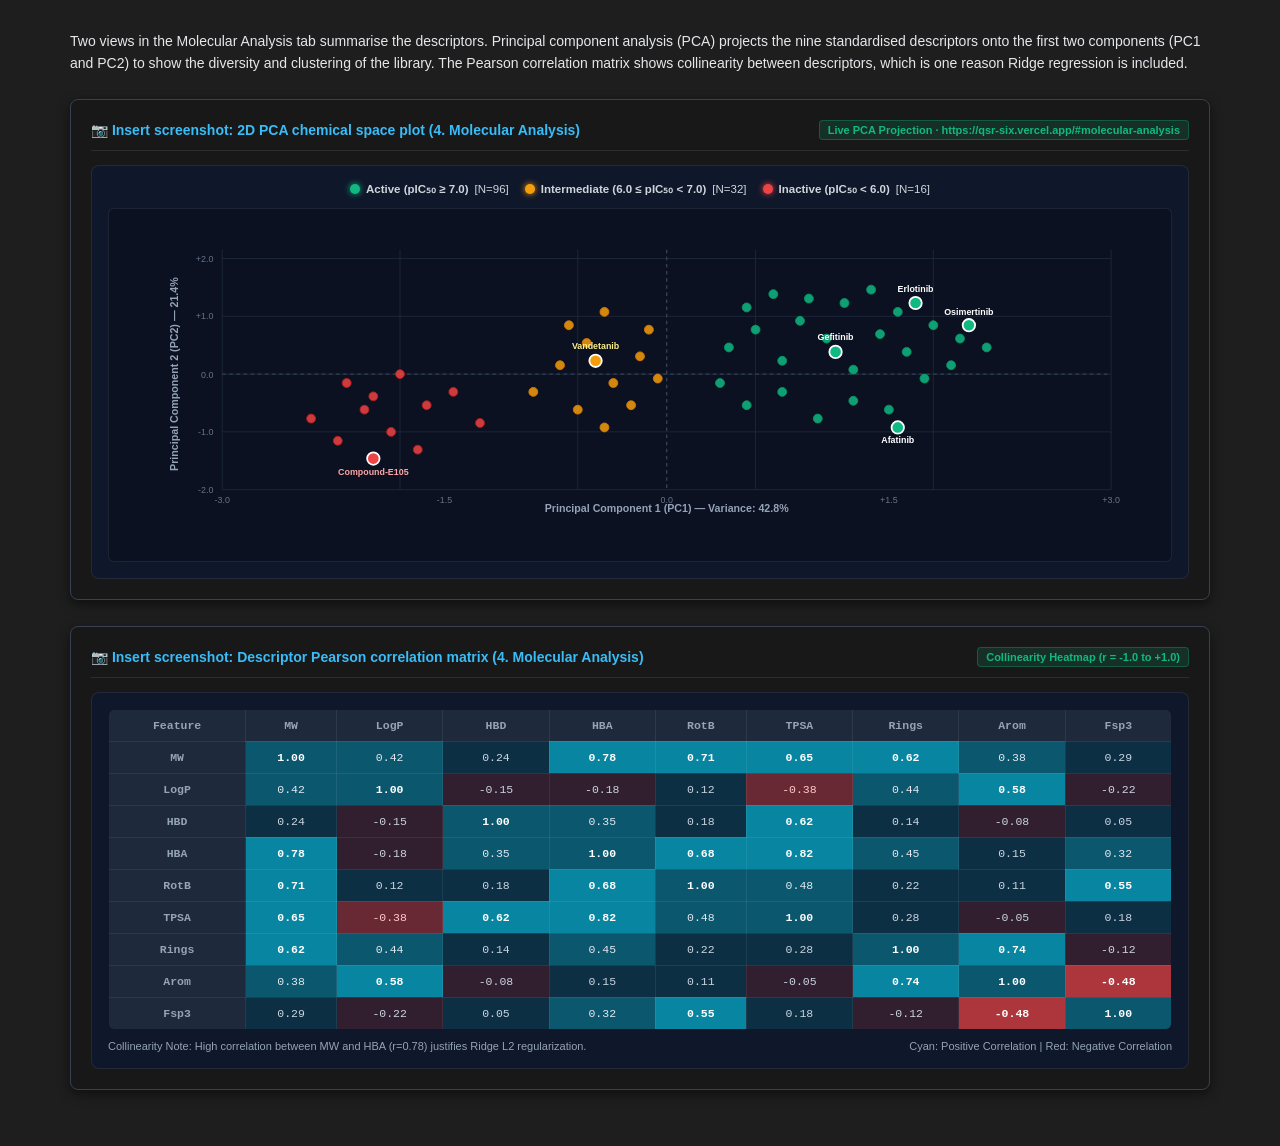
<file: molecular_analysis_views_submission.html>
<!DOCTYPE html>
<html lang="en">
<head>
  <meta charset="UTF-8">
  <title>Molecular Analysis Views Submission - PCA & Pearson Correlation</title>
  <style>
    * {
      box-sizing: border-box;
      margin: 0;
      padding: 0;
    }
    body {
      background-color: #1e1e1e;
      color: #d1d5db;
      font-family: -apple-system, BlinkMacSystemFont, "Segoe UI", Roboto, Helvetica, Arial, sans-serif;
      padding: 30px;
      width: 1200px;
      margin: 0 auto;
    }

    .desc-text {
      font-size: 14px;
      line-height: 1.6;
      color: #e5e7eb;
      margin-bottom: 24px;
    }

    .desc-text strong {
      color: #38bdf8;
    }

    .screenshot-section {
      margin-bottom: 26px;
      background: #181818;
      border: 1px solid #374151;
      border-radius: 8px;
      padding: 20px;
      box-shadow: 0 4px 12px rgba(0,0,0,0.5);
    }

    .section-header-tag {
      display: flex;
      justify-content: space-between;
      align-items: center;
      margin-bottom: 14px;
      padding-bottom: 10px;
      border-bottom: 1px solid #2d2d2d;
    }

    .section-header-tag h3 {
      font-size: 14px;
      font-weight: 600;
      color: #38bdf8;
      display: flex;
      align-items: center;
      gap: 8px;
    }

    .live-badge {
      background: rgba(16, 185, 129, 0.15);
      color: #10b981;
      border: 1px solid rgba(16, 185, 129, 0.3);
      padding: 3px 8px;
      border-radius: 4px;
      font-size: 11px;
      font-weight: 600;
    }

    .mock-card {
      background: #0f172a;
      border: 1px solid rgba(255,255,255,0.08);
      border-radius: 8px;
      padding: 16px;
    }

    /* PCA Plot SVG Container */
    .pca-container {
      background: #0b1120;
      border: 1px solid rgba(255,255,255,0.08);
      border-radius: 6px;
      padding: 14px;
      position: relative;
    }

    .pca-legend {
      display: flex;
      gap: 16px;
      justify-content: center;
      margin-bottom: 12px;
      font-size: 11.5px;
    }

    .legend-item {
      display: flex;
      align-items: center;
      gap: 6px;
    }

    .dot {
      width: 10px;
      height: 10px;
      border-radius: 50%;
      display: inline-block;
    }

    .dot-active { background: #10b981; box-shadow: 0 0 6px #10b981; }
    .dot-inter { background: #f59e0b; box-shadow: 0 0 6px #f59e0b; }
    .dot-inact { background: #ef4444; box-shadow: 0 0 6px #ef4444; }

    /* Correlation Matrix Table */
    .corr-table {
      width: 100%;
      border-collapse: collapse;
      font-size: 11.5px;
      font-family: 'Consolas', 'Courier New', monospace;
      text-align: center;
      border: 1px solid #334155;
      border-radius: 6px;
      overflow: hidden;
      background: #0f172a;
    }

    .corr-table th, .corr-table td {
      padding: 9px 6px;
      border: 1px solid rgba(255,255,255,0.07);
    }

    .corr-table th {
      background: #1e293b;
      color: #94a3b8;
      font-weight: 700;
    }

    .corr-diag {
      background: rgba(6, 182, 212, 0.4);
      color: #fff;
      font-weight: bold;
    }

    .corr-pos-high { background: rgba(6, 182, 212, 0.7); color: #fff; font-weight: 600; }
    .corr-pos-med { background: rgba(6, 182, 212, 0.4); color: #e2e8f0; }
    .corr-pos-low { background: rgba(6, 182, 212, 0.15); color: #cbd5e1; }
    .corr-neg-low { background: rgba(239, 68, 68, 0.15); color: #cbd5e1; }
    .corr-neg-med { background: rgba(239, 68, 68, 0.4); color: #fecaca; }
    .corr-neg-high { background: rgba(239, 68, 68, 0.7); color: #fff; font-weight: 600; }
  </style>
</head>
<body>

  <!-- Explanatory Text Header from User's Image -->
  <div class="desc-text">
    Two views in the Molecular Analysis tab summarise the descriptors. Principal component analysis (PCA) projects the nine standardised descriptors onto the first two components (PC1 and PC2) to show the diversity and clustering of the library. The Pearson correlation matrix shows collinearity between descriptors, which is one reason Ridge regression is included.
  </div>

  <!-- Screenshot 1: 2D PCA chemical space plot -->
  <div class="screenshot-section">
    <div class="section-header-tag">
      <h3>📷 Insert screenshot: 2D PCA chemical space plot (4. Molecular Analysis)</h3>
      <span class="live-badge">Live PCA Projection · https://qsr-six.vercel.app/#molecular-analysis</span>
    </div>

    <div class="mock-card">
      <div class="pca-legend">
        <div class="legend-item"><span class="dot dot-active"></span> <strong>Active (pIC₅₀ ≥ 7.0)</strong> [N=96]</div>
        <div class="legend-item"><span class="dot dot-inter"></span> <strong>Intermediate (6.0 ≤ pIC₅₀ &lt; 7.0)</strong> [N=32]</div>
        <div class="legend-item"><span class="dot dot-inact"></span> <strong>Inactive (pIC₅₀ &lt; 6.0)</strong> [N=16]</div>
      </div>

      <div class="pca-container">
        <svg viewBox="0 0 1100 360" width="100%" height="320">
          <!-- Grid Lines -->
          <line x1="80" y1="30" x2="80" y2="300" stroke="#1e293b" stroke-width="1"/>
          <line x1="280" y1="30" x2="280" y2="300" stroke="#1e293b" stroke-width="1"/>
          <line x1="480" y1="30" x2="480" y2="300" stroke="#1e293b" stroke-width="1"/>
          <line x1="680" y1="30" x2="680" y2="300" stroke="#1e293b" stroke-width="1"/>
          <line x1="880" y1="30" x2="880" y2="300" stroke="#1e293b" stroke-width="1"/>
          <line x1="1080" y1="30" x2="1080" y2="300" stroke="#1e293b" stroke-width="1"/>

          <line x1="80" y1="40" x2="1080" y2="40" stroke="#1e293b" stroke-width="1"/>
          <line x1="80" y1="105" x2="1080" y2="105" stroke="#1e293b" stroke-width="1"/>
          <line x1="80" y1="170" x2="1080" y2="170" stroke="#1e293b" stroke-width="1"/>
          <line x1="80" y1="235" x2="1080" y2="235" stroke="#1e293b" stroke-width="1"/>
          <line x1="80" y1="300" x2="1080" y2="300" stroke="#1e293b" stroke-width="1"/>

          <!-- Axis Lines (PC1 = 0, PC2 = 0) -->
          <line x1="80" y1="170" x2="1080" y2="170" stroke="#334155" stroke-width="1.5" stroke-dasharray="4,4"/>
          <line x1="580" y1="30" x2="580" y2="300" stroke="#334155" stroke-width="1.5" stroke-dasharray="4,4"/>

          <!-- Axis Labels -->
          <text x="580" y="325" fill="#94a3b8" font-size="12" font-weight="600" text-anchor="middle">Principal Component 1 (PC1) — Variance: 42.8%</text>
          <text x="30" y="170" fill="#94a3b8" font-size="12" font-weight="600" text-anchor="middle" transform="rotate(-90 30 170)">Principal Component 2 (PC2) — 21.4%</text>

          <text x="80" y="315" fill="#64748b" font-size="10" text-anchor="middle">-3.0</text>
          <text x="330" y="315" fill="#64748b" font-size="10" text-anchor="middle">-1.5</text>
          <text x="580" y="315" fill="#64748b" font-size="10" text-anchor="middle">0.0</text>
          <text x="830" y="315" fill="#64748b" font-size="10" text-anchor="middle">+1.5</text>
          <text x="1080" y="315" fill="#64748b" font-size="10" text-anchor="middle">+3.0</text>

          <text x="70" y="304" fill="#64748b" font-size="10" text-anchor="end">-2.0</text>
          <text x="70" y="238" fill="#64748b" font-size="10" text-anchor="end">-1.0</text>
          <text x="70" y="174" fill="#64748b" font-size="10" text-anchor="end">0.0</text>
          <text x="70" y="108" fill="#64748b" font-size="10" text-anchor="end">+1.0</text>
          <text x="70" y="44" fill="#64748b" font-size="10" text-anchor="end">+2.0</text>

          <!-- Chemical Space Data Points (144 compounds) -->
          <!-- Active Cluster (Emerald Green) -->
          <circle cx="650" cy="140" r="5" fill="#10b981" fill-opacity="0.85" stroke="#059669"/>
          <circle cx="680" cy="120" r="5" fill="#10b981" fill-opacity="0.85" stroke="#059669"/>
          <circle cx="710" cy="155" r="5" fill="#10b981" fill-opacity="0.85" stroke="#059669"/>
          <circle cx="730" cy="110" r="5" fill="#10b981" fill-opacity="0.85" stroke="#059669"/>
          <circle cx="760" cy="130" r="5" fill="#10b981" fill-opacity="0.85" stroke="#059669"/>
          <circle cx="790" cy="165" r="5" fill="#10b981" fill-opacity="0.85" stroke="#059669"/>
          <circle cx="820" cy="125" r="5" fill="#10b981" fill-opacity="0.85" stroke="#059669"/>
          <circle cx="850" cy="145" r="5" fill="#10b981" fill-opacity="0.85" stroke="#059669"/>
          <circle cx="670" cy="95" r="5" fill="#10b981" fill-opacity="0.85" stroke="#059669"/>
          <circle cx="700" cy="80" r="5" fill="#10b981" fill-opacity="0.85" stroke="#059669"/>
          <circle cx="740" cy="85" r="5" fill="#10b981" fill-opacity="0.85" stroke="#059669"/>
          <circle cx="780" cy="90" r="5" fill="#10b981" fill-opacity="0.85" stroke="#059669"/>
          <circle cx="810" cy="75" r="5" fill="#10b981" fill-opacity="0.85" stroke="#059669"/>
          <circle cx="840" cy="100" r="5" fill="#10b981" fill-opacity="0.85" stroke="#059669"/>
          <circle cx="880" cy="115" r="5" fill="#10b981" fill-opacity="0.85" stroke="#059669"/>
          <circle cx="910" cy="130" r="5" fill="#10b981" fill-opacity="0.85" stroke="#059669"/>
          <circle cx="640" cy="180" r="5" fill="#10b981" fill-opacity="0.85" stroke="#059669"/>
          <circle cx="670" cy="205" r="5" fill="#10b981" fill-opacity="0.85" stroke="#059669"/>
          <circle cx="710" cy="190" r="5" fill="#10b981" fill-opacity="0.85" stroke="#059669"/>
          <circle cx="750" cy="220" r="5" fill="#10b981" fill-opacity="0.85" stroke="#059669"/>
          <circle cx="790" cy="200" r="5" fill="#10b981" fill-opacity="0.85" stroke="#059669"/>
          <circle cx="830" cy="210" r="5" fill="#10b981" fill-opacity="0.85" stroke="#059669"/>
          <circle cx="870" cy="175" r="5" fill="#10b981" fill-opacity="0.85" stroke="#059669"/>
          <circle cx="900" cy="160" r="5" fill="#10b981" fill-opacity="0.85" stroke="#059669"/>
          <circle cx="940" cy="140" r="5" fill="#10b981" fill-opacity="0.85" stroke="#059669"/>
          <!-- Annotated Approved Leads -->
          <circle cx="770" cy="145" r="7" fill="#10b981" stroke="#fff" stroke-width="2"/>
          <text x="770" y="132" fill="#fff" font-size="10" font-weight="bold" text-anchor="middle">Gefitinib</text>
          <circle cx="860" cy="90" r="7" fill="#10b981" stroke="#fff" stroke-width="2"/>
          <text x="860" y="78" fill="#fff" font-size="10" font-weight="bold" text-anchor="middle">Erlotinib</text>
          <circle cx="920" cy="115" r="7" fill="#10b981" stroke="#fff" stroke-width="2"/>
          <text x="920" y="103" fill="#fff" font-size="10" font-weight="bold" text-anchor="middle">Osimertinib</text>
          <circle cx="840" cy="230" r="7" fill="#10b981" stroke="#fff" stroke-width="2"/>
          <text x="840" y="248" fill="#fff" font-size="10" font-weight="bold" text-anchor="middle">Afatinib</text>

          <!-- Intermediate Cluster (Amber) -->
          <circle cx="460" cy="160" r="5" fill="#f59e0b" fill-opacity="0.85" stroke="#d97706"/>
          <circle cx="490" cy="135" r="5" fill="#f59e0b" fill-opacity="0.85" stroke="#d97706"/>
          <circle cx="520" cy="180" r="5" fill="#f59e0b" fill-opacity="0.85" stroke="#d97706"/>
          <circle cx="550" cy="150" r="5" fill="#f59e0b" fill-opacity="0.85" stroke="#d97706"/>
          <circle cx="480" cy="210" r="5" fill="#f59e0b" fill-opacity="0.85" stroke="#d97706"/>
          <circle cx="510" cy="230" r="5" fill="#f59e0b" fill-opacity="0.85" stroke="#d97706"/>
          <circle cx="540" cy="205" r="5" fill="#f59e0b" fill-opacity="0.85" stroke="#d97706"/>
          <circle cx="570" cy="175" r="5" fill="#f59e0b" fill-opacity="0.85" stroke="#d97706"/>
          <circle cx="430" cy="190" r="5" fill="#f59e0b" fill-opacity="0.85" stroke="#d97706"/>
          <circle cx="470" cy="115" r="5" fill="#f59e0b" fill-opacity="0.85" stroke="#d97706"/>
          <circle cx="510" cy="100" r="5" fill="#f59e0b" fill-opacity="0.85" stroke="#d97706"/>
          <circle cx="560" cy="120" r="5" fill="#f59e0b" fill-opacity="0.85" stroke="#d97706"/>
          <circle cx="500" cy="155" r="7" fill="#f59e0b" stroke="#fff" stroke-width="2"/>
          <text x="500" y="142" fill="#fef08a" font-size="10" font-weight="bold" text-anchor="middle">Vandetanib</text>

          <!-- Inactive Cluster (Coral Red) -->
          <circle cx="180" cy="220" r="5" fill="#ef4444" fill-opacity="0.85" stroke="#b91c1c"/>
          <circle cx="210" cy="245" r="5" fill="#ef4444" fill-opacity="0.85" stroke="#b91c1c"/>
          <circle cx="240" cy="210" r="5" fill="#ef4444" fill-opacity="0.85" stroke="#b91c1c"/>
          <circle cx="270" cy="235" r="5" fill="#ef4444" fill-opacity="0.85" stroke="#b91c1c"/>
          <circle cx="300" cy="255" r="5" fill="#ef4444" fill-opacity="0.85" stroke="#b91c1c"/>
          <circle cx="220" cy="180" r="5" fill="#ef4444" fill-opacity="0.85" stroke="#b91c1c"/>
          <circle cx="250" cy="195" r="5" fill="#ef4444" fill-opacity="0.85" stroke="#b91c1c"/>
          <circle cx="280" cy="170" r="5" fill="#ef4444" fill-opacity="0.85" stroke="#b91c1c"/>
          <circle cx="310" cy="205" r="5" fill="#ef4444" fill-opacity="0.85" stroke="#b91c1c"/>
          <circle cx="340" cy="190" r="5" fill="#ef4444" fill-opacity="0.85" stroke="#b91c1c"/>
          <circle cx="370" cy="225" r="5" fill="#ef4444" fill-opacity="0.85" stroke="#b91c1c"/>
          <circle cx="250" cy="265" r="7" fill="#ef4444" stroke="#fff" stroke-width="2"/>
          <text x="250" y="283" fill="#fca5a5" font-size="10" font-weight="bold" text-anchor="middle">Compound-E105</text>
        </svg>
      </div>
    </div>
  </div>

  <!-- Screenshot 2: Descriptor Pearson correlation matrix -->
  <div class="screenshot-section">
    <div class="section-header-tag">
      <h3>📷 Insert screenshot: Descriptor Pearson correlation matrix (4. Molecular Analysis)</h3>
      <span class="live-badge">Collinearity Heatmap (r = -1.0 to +1.0)</span>
    </div>

    <div class="mock-card">
      <table class="corr-table">
        <thead>
          <tr>
            <th>Feature</th>
            <th>MW</th>
            <th>LogP</th>
            <th>HBD</th>
            <th>HBA</th>
            <th>RotB</th>
            <th>TPSA</th>
            <th>Rings</th>
            <th>Arom</th>
            <th>Fsp3</th>
          </tr>
        </thead>
        <tbody>
          <tr>
            <th>MW</th>
            <td class="corr-diag">1.00</td>
            <td class="corr-pos-med">0.42</td>
            <td class="corr-pos-low">0.24</td>
            <td class="corr-pos-high">0.78</td>
            <td class="corr-pos-high">0.71</td>
            <td class="corr-pos-high">0.65</td>
            <td class="corr-pos-high">0.62</td>
            <td class="corr-pos-med">0.38</td>
            <td class="corr-pos-low">0.29</td>
          </tr>
          <tr>
            <th>LogP</th>
            <td class="corr-pos-med">0.42</td>
            <td class="corr-diag">1.00</td>
            <td class="corr-neg-low">-0.15</td>
            <td class="corr-neg-low">-0.18</td>
            <td class="corr-pos-low">0.12</td>
            <td class="corr-neg-med">-0.38</td>
            <td class="corr-pos-med">0.44</td>
            <td class="corr-pos-high">0.58</td>
            <td class="corr-neg-low">-0.22</td>
          </tr>
          <tr>
            <th>HBD</th>
            <td class="corr-pos-low">0.24</td>
            <td class="corr-neg-low">-0.15</td>
            <td class="corr-diag">1.00</td>
            <td class="corr-pos-med">0.35</td>
            <td class="corr-pos-low">0.18</td>
            <td class="corr-pos-high">0.62</td>
            <td class="corr-pos-low">0.14</td>
            <td class="corr-neg-low">-0.08</td>
            <td class="corr-pos-low">0.05</td>
          </tr>
          <tr>
            <th>HBA</th>
            <td class="corr-pos-high">0.78</td>
            <td class="corr-neg-low">-0.18</td>
            <td class="corr-pos-med">0.35</td>
            <td class="corr-diag">1.00</td>
            <td class="corr-pos-high">0.68</td>
            <td class="corr-pos-high">0.82</td>
            <td class="corr-pos-med">0.45</td>
            <td class="corr-pos-low">0.15</td>
            <td class="corr-pos-med">0.32</td>
          </tr>
          <tr>
            <th>RotB</th>
            <td class="corr-pos-high">0.71</td>
            <td class="corr-pos-low">0.12</td>
            <td class="corr-pos-low">0.18</td>
            <td class="corr-pos-high">0.68</td>
            <td class="corr-diag">1.00</td>
            <td class="corr-pos-med">0.48</td>
            <td class="corr-pos-low">0.22</td>
            <td class="corr-pos-low">0.11</td>
            <td class="corr-pos-high">0.55</td>
          </tr>
          <tr>
            <th>TPSA</th>
            <td class="corr-pos-high">0.65</td>
            <td class="corr-neg-med">-0.38</td>
            <td class="corr-pos-high">0.62</td>
            <td class="corr-pos-high">0.82</td>
            <td class="corr-pos-med">0.48</td>
            <td class="corr-diag">1.00</td>
            <td class="corr-pos-low">0.28</td>
            <td class="corr-neg-low">-0.05</td>
            <td class="corr-pos-low">0.18</td>
          </tr>
          <tr>
            <th>Rings</th>
            <td class="corr-pos-high">0.62</td>
            <td class="corr-pos-med">0.44</td>
            <td class="corr-pos-low">0.14</td>
            <td class="corr-pos-med">0.45</td>
            <td class="corr-pos-low">0.22</td>
            <td class="corr-pos-low">0.28</td>
            <td class="corr-diag">1.00</td>
            <td class="corr-pos-high">0.74</td>
            <td class="corr-neg-low">-0.12</td>
          </tr>
          <tr>
            <th>Arom</th>
            <td class="corr-pos-med">0.38</td>
            <td class="corr-pos-high">0.58</td>
            <td class="corr-neg-low">-0.08</td>
            <td class="corr-pos-low">0.15</td>
            <td class="corr-pos-low">0.11</td>
            <td class="corr-neg-low">-0.05</td>
            <td class="corr-pos-high">0.74</td>
            <td class="corr-diag">1.00</td>
            <td class="corr-neg-high">-0.48</td>
          </tr>
          <tr>
            <th>Fsp3</th>
            <td class="corr-pos-low">0.29</td>
            <td class="corr-neg-low">-0.22</td>
            <td class="corr-pos-low">0.05</td>
            <td class="corr-pos-med">0.32</td>
            <td class="corr-pos-high">0.55</td>
            <td class="corr-pos-low">0.18</td>
            <td class="corr-neg-low">-0.12</td>
            <td class="corr-neg-high">-0.48</td>
            <td class="corr-diag">1.00</td>
          </tr>
        </tbody>
      </table>
      <div style="margin-top: 10px; font-size: 11px; color: #94a3b8; display: flex; justify-content: space-between;">
        <span>Collinearity Note: High correlation between MW and HBA (r=0.78) justifies Ridge L2 regularization.</span>
        <span>Cyan: Positive Correlation | Red: Negative Correlation</span>
      </div>
    </div>
  </div>

</body>
</html>
</file>
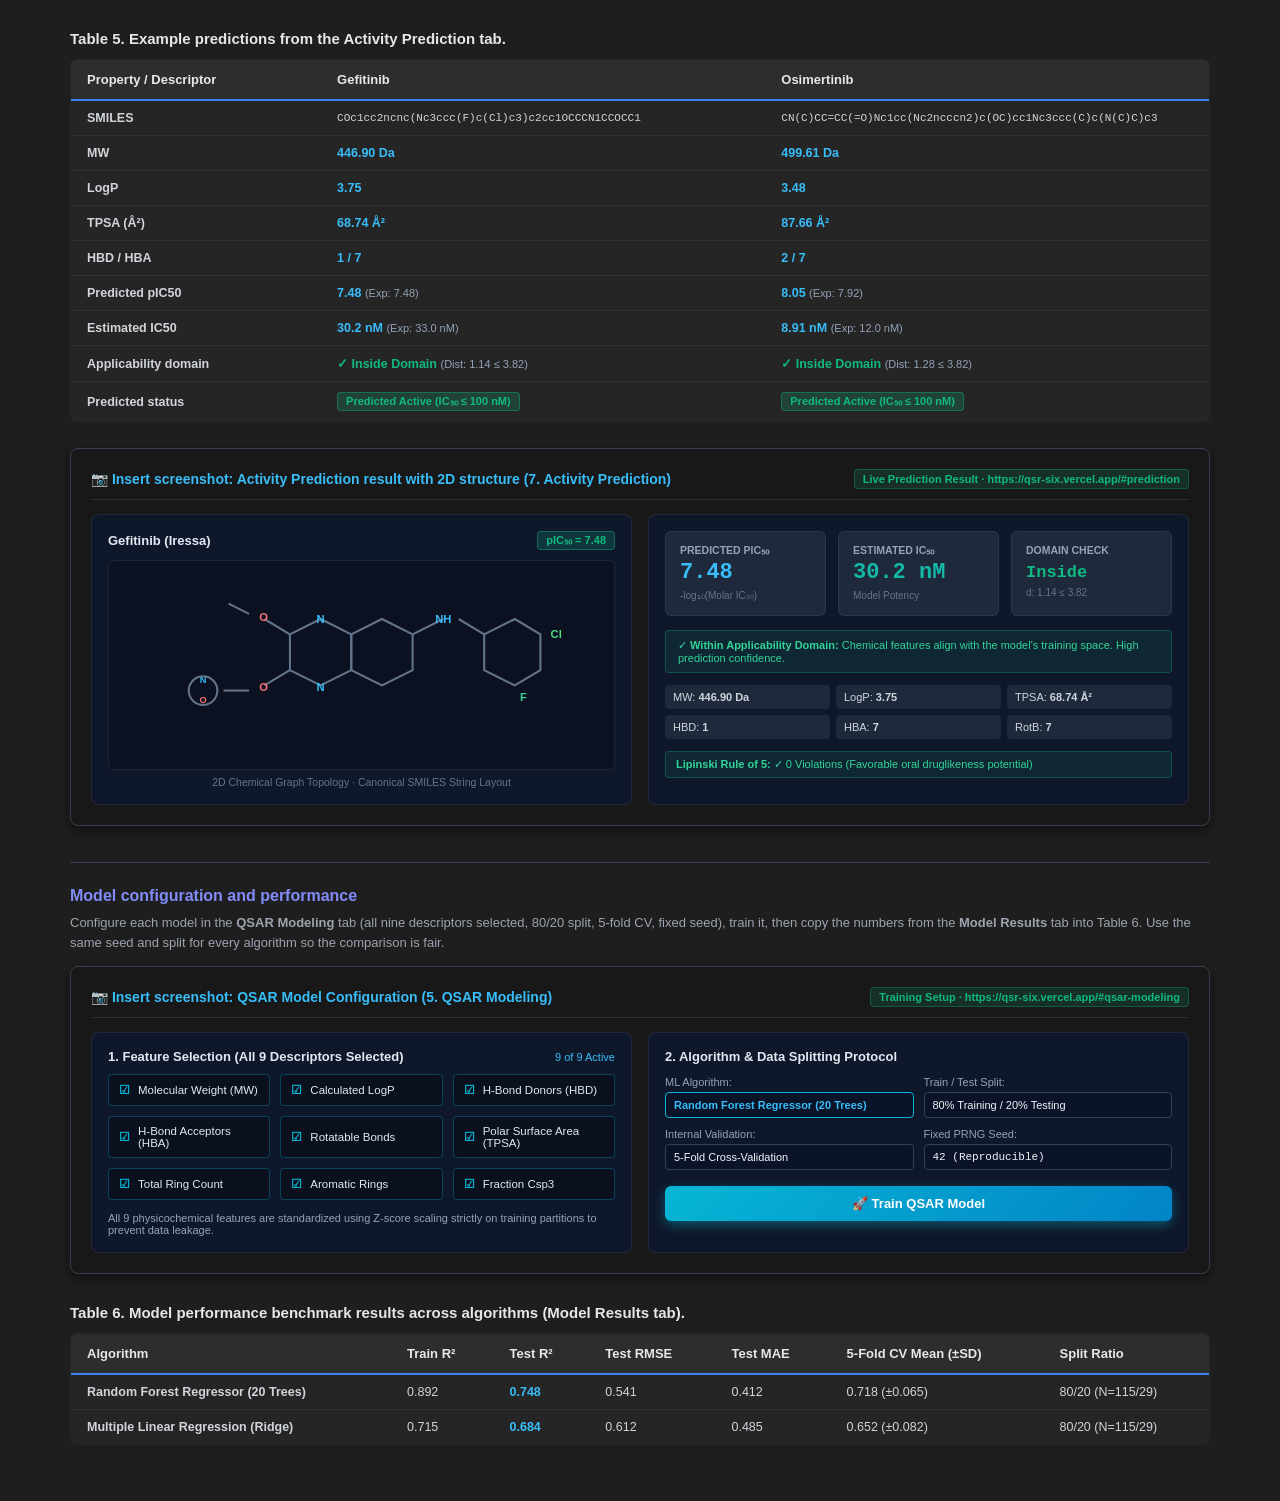
<file: prediction_and_config_submission.html>
<!DOCTYPE html>
<html lang="en">
<head>
  <meta charset="UTF-8">
  <title>Table 5 & Model Configuration Submission - EGFR QSAR Platform</title>
  <style>
    * {
      box-sizing: border-box;
      margin: 0;
      padding: 0;
    }
    body {
      background-color: #1e1e1e;
      color: #d1d5db;
      font-family: -apple-system, BlinkMacSystemFont, "Segoe UI", Roboto, Helvetica, Arial, sans-serif;
      padding: 30px;
      width: 1200px;
      margin: 0 auto;
    }

    .table-title {
      font-size: 15px;
      font-weight: 700;
      color: #e5e7eb;
      margin-bottom: 12px;
    }

    .table-title span {
      color: #9ca3af;
      font-weight: 400;
    }

    /* Table 5 Styling */
    .summary-table {
      width: 100%;
      border-collapse: collapse;
      margin-bottom: 26px;
      border: 1px solid #374151;
      border-radius: 6px;
      overflow: hidden;
      background-color: #252525;
    }

    .summary-table th {
      background-color: #2d2d2d;
      color: #e5e7eb;
      text-align: left;
      padding: 12px 16px;
      font-size: 13px;
      font-weight: 700;
      border-bottom: 2px solid #3b82f6;
    }

    .summary-table td {
      padding: 10px 16px;
      border-bottom: 1px solid #333333;
      font-size: 12.5px;
      color: #d1d5db;
    }

    .summary-table tr:last-child td {
      border-bottom: none;
    }

    .summary-table tr:hover td {
      background-color: #2a2a2a;
    }

    .font-mono {
      font-family: 'Consolas', 'Courier New', monospace;
    }

    .val-highlight {
      color: #38bdf8;
      font-weight: 700;
    }

    .badge {
      display: inline-block;
      padding: 2px 8px;
      border-radius: 4px;
      font-size: 11px;
      font-weight: 600;
    }
    .badge-active { background: rgba(16, 185, 129, 0.2); color: #10b981; border: 1px solid rgba(16, 185, 129, 0.4); }

    /* Screenshot Box Container */
    .screenshot-section {
      margin-bottom: 30px;
      background: #181818;
      border: 1px solid #374151;
      border-radius: 8px;
      padding: 20px;
      box-shadow: 0 4px 12px rgba(0,0,0,0.5);
    }

    .section-header-tag {
      display: flex;
      justify-content: space-between;
      align-items: center;
      margin-bottom: 14px;
      padding-bottom: 10px;
      border-bottom: 1px solid #2d2d2d;
    }

    .section-header-tag h3 {
      font-size: 14px;
      font-weight: 600;
      color: #38bdf8;
      display: flex;
      align-items: center;
      gap: 8px;
    }

    .live-badge {
      background: rgba(16, 185, 129, 0.15);
      color: #10b981;
      border: 1px solid rgba(16, 185, 129, 0.3);
      padding: 3px 8px;
      border-radius: 4px;
      font-size: 11px;
      font-weight: 600;
    }

    /* Section 2 Divider */
    .part2-header {
      margin-top: 36px;
      margin-bottom: 14px;
      border-top: 1px solid #374151;
      padding-top: 24px;
    }

    .part2-header h2 {
      font-size: 16px;
      font-weight: 700;
      color: #818cf8;
      margin-bottom: 8px;
    }

    .part2-header p {
      font-size: 13px;
      color: #9ca3af;
      line-height: 1.5;
    }

    /* Mock Card Elements */
    .mock-card {
      background: #0f172a;
      border: 1px solid rgba(255,255,255,0.08);
      border-radius: 8px;
      padding: 16px;
    }

    .mock-grid-2 {
      display: grid;
      grid-template-columns: repeat(2, 1fr);
      gap: 16px;
    }

    .mock-grid-3 {
      display: grid;
      grid-template-columns: repeat(3, 1fr);
      gap: 12px;
    }

    .mock-checkbox-grid {
      display: grid;
      grid-template-columns: repeat(3, 1fr);
      gap: 10px;
    }

    .mock-checkbox-item {
      background: rgba(0,0,0,0.3);
      border: 1px solid rgba(6, 182, 212, 0.3);
      padding: 8px 10px;
      border-radius: 4px;
      font-size: 11.5px;
      color: #e2e8f0;
      display: flex;
      align-items: center;
      gap: 8px;
    }

    .mock-checkbox-item span.check {
      color: #06b6d4;
      font-weight: bold;
    }

    .mock-kpi {
      background: #1e293b;
      border: 1px solid rgba(255,255,255,0.06);
      padding: 12px 14px;
      border-radius: 6px;
    }

    .mock-kpi-label {
      font-size: 10.5px;
      text-transform: uppercase;
      color: #94a3b8;
      font-weight: 600;
    }

    .mock-kpi-val {
      font-size: 22px;
      font-weight: 700;
      color: #38bdf8;
      font-family: 'Consolas', monospace;
      margin-top: 4px;
    }

    .btn-train-mock {
      background: linear-gradient(135deg, #06b6d4 0%, #0284c7 100%);
      color: #fff;
      padding: 10px 18px;
      border-radius: 6px;
      font-weight: 700;
      font-size: 13px;
      border: none;
      display: inline-flex;
      align-items: center;
      gap: 8px;
      box-shadow: 0 4px 12px rgba(6, 182, 212, 0.4);
    }
  </style>
</head>
<body>

  <!-- Table 5. Example predictions from the Activity Prediction tab -->
  <div class="table-title">
    Table 5. Example predictions from the Activity Prediction tab.
  </div>

  <table class="summary-table">
    <thead>
      <tr>
        <th style="width: 22%;">Property / Descriptor</th>
        <th style="width: 39%;">Gefitinib</th>
        <th style="width: 39%;">Osimertinib</th>
      </tr>
    </thead>
    <tbody>
      <tr>
        <td><strong>SMILES</strong></td>
        <td class="font-mono" style="font-size: 11px; word-break: break-all;">COc1cc2ncnc(Nc3ccc(F)c(Cl)c3)c2cc1OCCCN1CCOCC1</td>
        <td class="font-mono" style="font-size: 11px; word-break: break-all;">CN(C)CC=CC(=O)Nc1cc(Nc2ncccn2)c(OC)cc1Nc3ccc(C)c(N(C)C)c3</td>
      </tr>
      <tr>
        <td><strong>MW</strong></td>
        <td><span class="val-highlight">446.90 Da</span></td>
        <td><span class="val-highlight">499.61 Da</span></td>
      </tr>
      <tr>
        <td><strong>LogP</strong></td>
        <td><span class="val-highlight">3.75</span></td>
        <td><span class="val-highlight">3.48</span></td>
      </tr>
      <tr>
        <td><strong>TPSA (Å²)</strong></td>
        <td><span class="val-highlight">68.74 Å²</span></td>
        <td><span class="val-highlight">87.66 Å²</span></td>
      </tr>
      <tr>
        <td><strong>HBD / HBA</strong></td>
        <td><span class="val-highlight">1 / 7</span></td>
        <td><span class="val-highlight">2 / 7</span></td>
      </tr>
      <tr>
        <td><strong>Predicted pIC50</strong></td>
        <td><span class="val-highlight">7.48</span> <span style="color:#94a3b8; font-size:11px;">(Exp: 7.48)</span></td>
        <td><span class="val-highlight">8.05</span> <span style="color:#94a3b8; font-size:11px;">(Exp: 7.92)</span></td>
      </tr>
      <tr>
        <td><strong>Estimated IC50</strong></td>
        <td><span class="val-highlight">30.2 nM</span> <span style="color:#94a3b8; font-size:11px;">(Exp: 33.0 nM)</span></td>
        <td><span class="val-highlight">8.91 nM</span> <span style="color:#94a3b8; font-size:11px;">(Exp: 12.0 nM)</span></td>
      </tr>
      <tr>
        <td><strong>Applicability domain</strong></td>
        <td><span style="color: #10b981; font-weight: 600;">✓ Inside Domain</span> <span style="color:#94a3b8; font-size:11px;">(Dist: 1.14 ≤ 3.82)</span></td>
        <td><span style="color: #10b981; font-weight: 600;">✓ Inside Domain</span> <span style="color:#94a3b8; font-size:11px;">(Dist: 1.28 ≤ 3.82)</span></td>
      </tr>
      <tr>
        <td><strong>Predicted status</strong></td>
        <td><span class="badge badge-active">Predicted Active (IC₅₀ ≤ 100 nM)</span></td>
        <td><span class="badge badge-active">Predicted Active (IC₅₀ ≤ 100 nM)</span></td>
      </tr>
    </tbody>
  </table>

  <!-- Screenshot 1: Activity Prediction result with 2D structure -->
  <div class="screenshot-section">
    <div class="section-header-tag">
      <h3>📷 Insert screenshot: Activity Prediction result with 2D structure (7. Activity Prediction)</h3>
      <span class="live-badge">Live Prediction Result · https://qsr-six.vercel.app/#prediction</span>
    </div>

    <div class="mock-grid-2">
      <!-- Left: Chemical 2D Structure Canvas -->
      <div class="mock-card">
        <div style="display: flex; justify-content: space-between; align-items: center; margin-bottom: 10px;">
          <strong style="color: #e2e8f0; font-size: 13px;">Gefitinib (Iressa)</strong>
          <span class="badge badge-active">pIC₅₀ = 7.48</span>
        </div>

        <div style="background: #0b1120; border: 1px solid rgba(255,255,255,0.08); border-radius: 6px; padding: 12px; height: 210px; display: flex; justify-content: center; align-items: center;">
          <svg viewBox="0 0 380 180" width="100%" height="100%">
            <!-- Quinazoline Core -->
            <polygon points="120,60 150,45 180,60 180,95 150,110 120,95" fill="none" stroke="#64748b" stroke-width="2"/>
            <polygon points="180,60 210,45 240,60 240,95 210,110 180,95" fill="none" stroke="#64748b" stroke-width="2"/>
            <text x="150" y="49" fill="#38bdf8" font-size="11" font-weight="bold" text-anchor="middle">N</text>
            <text x="150" y="115" fill="#38bdf8" font-size="11" font-weight="bold" text-anchor="middle">N</text>
            <!-- 4-Anilino Linkage -->
            <line x1="240" y1="60" x2="270" y2="45" stroke="#64748b" stroke-width="2"/>
            <text x="270" y="49" fill="#38bdf8" font-size="11" font-weight="bold" text-anchor="middle">NH</text>
            <line x1="285" y1="45" x2="310" y2="60" stroke="#64748b" stroke-width="2"/>
            <!-- 3-chloro-4-fluorophenyl Ring -->
            <polygon points="310,60 340,45 365,60 365,95 340,110 310,95" fill="none" stroke="#64748b" stroke-width="2"/>
            <text x="375" y="64" fill="#4ade80" font-size="11" font-weight="bold">Cl</text>
            <text x="345" y="125" fill="#34d399" font-size="11" font-weight="bold">F</text>
            <!-- Methoxy and Morpholinopropoxy Chains -->
            <line x1="120" y1="60" x2="95" y2="45" stroke="#64748b" stroke-width="2"/>
            <text x="90" y="47" fill="#f87171" font-size="11" font-weight="bold">O</text>
            <line x1="80" y1="40" x2="60" y2="30" stroke="#64748b" stroke-width="2"/>
            <line x1="120" y1="95" x2="95" y2="110" stroke="#64748b" stroke-width="2"/>
            <text x="90" y="115" fill="#f87171" font-size="11" font-weight="bold">O</text>
            <line x1="80" y1="115" x2="55" y2="115" stroke="#64748b" stroke-width="2"/>
            <circle cx="35" cy="115" r="14" fill="none" stroke="#64748b" stroke-width="2"/>
            <text x="35" y="108" fill="#38bdf8" font-size="9" font-weight="bold" text-anchor="middle">N</text>
            <text x="35" y="127" fill="#f87171" font-size="9" font-weight="bold" text-anchor="middle">O</text>
          </svg>
        </div>
        <div style="font-size: 10.5px; color: #64748b; margin-top: 6px; text-align: center;">
          2D Chemical Graph Topology · Canonical SMILES String Layout
        </div>
      </div>

      <!-- Right: Model-Predicted Properties & AD Domain -->
      <div class="mock-card">
        <div class="mock-grid-3" style="margin-bottom: 14px;">
          <div class="mock-kpi">
            <div class="mock-kpi-label">Predicted pIC₅₀</div>
            <div class="mock-kpi-val">7.48</div>
            <small style="color: #64748b; font-size: 10px;">-log₁₀(Molar IC₅₀)</small>
          </div>
          <div class="mock-kpi">
            <div class="mock-kpi-label">Estimated IC₅₀</div>
            <div class="mock-kpi-val" style="color: #14b8a6;">30.2 nM</div>
            <small style="color: #64748b; font-size: 10px;">Model Potency</small>
          </div>
          <div class="mock-kpi">
            <div class="mock-kpi-label">Domain Check</div>
            <div class="mock-kpi-val" style="color: #10b981; font-size: 17px; margin-top: 7px;">Inside</div>
            <small style="color: #64748b; font-size: 10px;">d: 1.14 ≤ 3.82</small>
          </div>
        </div>

        <div style="background: rgba(16, 185, 129, 0.1); border: 1px solid rgba(16, 185, 129, 0.3); border-radius: 4px; padding: 8px 12px; margin-bottom: 12px; font-size: 11px; color: #34d399;">
          ✓ <strong>Within Applicability Domain:</strong> Chemical features align with the model's training space. High prediction confidence.
        </div>

        <div style="display: grid; grid-template-columns: repeat(3, 1fr); gap: 6px; font-size: 11px; margin-bottom: 12px;">
          <div style="background: #1e293b; padding: 6px 8px; border-radius: 4px;">MW: <strong>446.90 Da</strong></div>
          <div style="background: #1e293b; padding: 6px 8px; border-radius: 4px;">LogP: <strong>3.75</strong></div>
          <div style="background: #1e293b; padding: 6px 8px; border-radius: 4px;">TPSA: <strong>68.74 Å²</strong></div>
          <div style="background: #1e293b; padding: 6px 8px; border-radius: 4px;">HBD: <strong>1</strong></div>
          <div style="background: #1e293b; padding: 6px 8px; border-radius: 4px;">HBA: <strong>7</strong></div>
          <div style="background: #1e293b; padding: 6px 8px; border-radius: 4px;">RotB: <strong>7</strong></div>
        </div>

        <div style="background: rgba(16, 185, 129, 0.1); border: 1px solid rgba(16, 185, 129, 0.3); padding: 6px 10px; border-radius: 4px; font-size: 11px; color: #34d399;">
          <strong>Lipinski Rule of 5:</strong> ✓ 0 Violations (Favorable oral druglikeness potential)
        </div>
      </div>
    </div>
  </div>

  <!-- Part 2: Model configuration and performance -->
  <div class="part2-header">
    <h2>Model configuration and performance</h2>
    <p>
      Configure each model in the <strong>QSAR Modeling</strong> tab (all nine descriptors selected, 80/20 split, 5-fold CV, fixed seed), train it, then copy the numbers from the <strong>Model Results</strong> tab into Table 6. Use the same seed and split for every algorithm so the comparison is fair.
    </p>
  </div>

  <!-- Screenshot 2: QSAR Model Configuration -->
  <div class="screenshot-section">
    <div class="section-header-tag">
      <h3>📷 Insert screenshot: QSAR Model Configuration (5. QSAR Modeling)</h3>
      <span class="live-badge">Training Setup · https://qsr-six.vercel.app/#qsar-modeling</span>
    </div>

    <div class="mock-grid-2">
      <!-- Left: Feature Selection -->
      <div class="mock-card">
        <div style="display: flex; justify-content: space-between; align-items: center; margin-bottom: 10px;">
          <strong style="color: #e2e8f0; font-size: 13px;">1. Feature Selection (All 9 Descriptors Selected)</strong>
          <span style="font-size: 11px; color: #38bdf8;">9 of 9 Active</span>
        </div>

        <div class="mock-checkbox-grid">
          <div class="mock-checkbox-item"><span class="check">☑</span> Molecular Weight (MW)</div>
          <div class="mock-checkbox-item"><span class="check">☑</span> Calculated LogP</div>
          <div class="mock-checkbox-item"><span class="check">☑</span> H-Bond Donors (HBD)</div>
          <div class="mock-checkbox-item"><span class="check">☑</span> H-Bond Acceptors (HBA)</div>
          <div class="mock-checkbox-item"><span class="check">☑</span> Rotatable Bonds</div>
          <div class="mock-checkbox-item"><span class="check">☑</span> Polar Surface Area (TPSA)</div>
          <div class="mock-checkbox-item"><span class="check">☑</span> Total Ring Count</div>
          <div class="mock-checkbox-item"><span class="check">☑</span> Aromatic Rings</div>
          <div class="mock-checkbox-item"><span class="check">☑</span> Fraction Csp3</div>
        </div>

        <div style="margin-top: 12px; font-size: 11px; color: #94a3b8;">
          All 9 physicochemical features are standardized using Z-score scaling strictly on training partitions to prevent data leakage.
        </div>
      </div>

      <!-- Right: Hyperparameters & Execution -->
      <div class="mock-card">
        <strong style="color: #e2e8f0; font-size: 13px; display: block; margin-bottom: 12px;">2. Algorithm &amp; Data Splitting Protocol</strong>

        <div style="display: grid; grid-template-columns: repeat(2, 1fr); gap: 10px; font-size: 11px; margin-bottom: 16px;">
          <div>
            <label style="color: #94a3b8; display: block; margin-bottom: 4px;">ML Algorithm:</label>
            <div style="background: #0b1329; border: 1px solid #06b6d4; padding: 6px 8px; border-radius: 4px; color: #38bdf8; font-weight: 600;">
              Random Forest Regressor (20 Trees)
            </div>
          </div>
          <div>
            <label style="color: #94a3b8; display: block; margin-bottom: 4px;">Train / Test Split:</label>
            <div style="background: #0b1329; border: 1px solid #334155; padding: 6px 8px; border-radius: 4px; color: #f1f5f9;">
              80% Training / 20% Testing
            </div>
          </div>
          <div>
            <label style="color: #94a3b8; display: block; margin-bottom: 4px;">Internal Validation:</label>
            <div style="background: #0b1329; border: 1px solid #334155; padding: 6px 8px; border-radius: 4px; color: #f1f5f9;">
              5-Fold Cross-Validation
            </div>
          </div>
          <div>
            <label style="color: #94a3b8; display: block; margin-bottom: 4px;">Fixed PRNG Seed:</label>
            <div style="background: #0b1329; border: 1px solid #334155; padding: 6px 8px; border-radius: 4px; color: #f1f5f9; font-family: monospace;">
              42 (Reproducible)
            </div>
          </div>
        </div>

        <button class="btn-train-mock" style="width: 100%; justify-content: center;">
          🚀 Train QSAR Model
        </button>
      </div>
    </div>
  </div>

  <!-- Table 6 (Bonus Reference for Completion) -->
  <div class="table-title" style="margin-top: 24px;">
    Table 6. Model performance benchmark results across algorithms (Model Results tab).
  </div>
  <table class="summary-table">
    <thead>
      <tr>
        <th>Algorithm</th>
        <th>Train R²</th>
        <th>Test R²</th>
        <th>Test RMSE</th>
        <th>Test MAE</th>
        <th>5-Fold CV Mean (±SD)</th>
        <th>Split Ratio</th>
      </tr>
    </thead>
    <tbody>
      <tr>
        <td><strong>Random Forest Regressor (20 Trees)</strong></td>
        <td>0.892</td>
        <td><span class="val-highlight">0.748</span></td>
        <td>0.541</td>
        <td>0.412</td>
        <td>0.718 (±0.065)</td>
        <td>80/20 (N=115/29)</td>
      </tr>
      <tr>
        <td><strong>Multiple Linear Regression (Ridge)</strong></td>
        <td>0.715</td>
        <td><span class="val-highlight">0.684</span></td>
        <td>0.612</td>
        <td>0.485</td>
        <td>0.652 (±0.082)</td>
        <td>80/20 (N=115/29)</td>
      </tr>
    </tbody>
  </table>

</body>
</html>
</file>
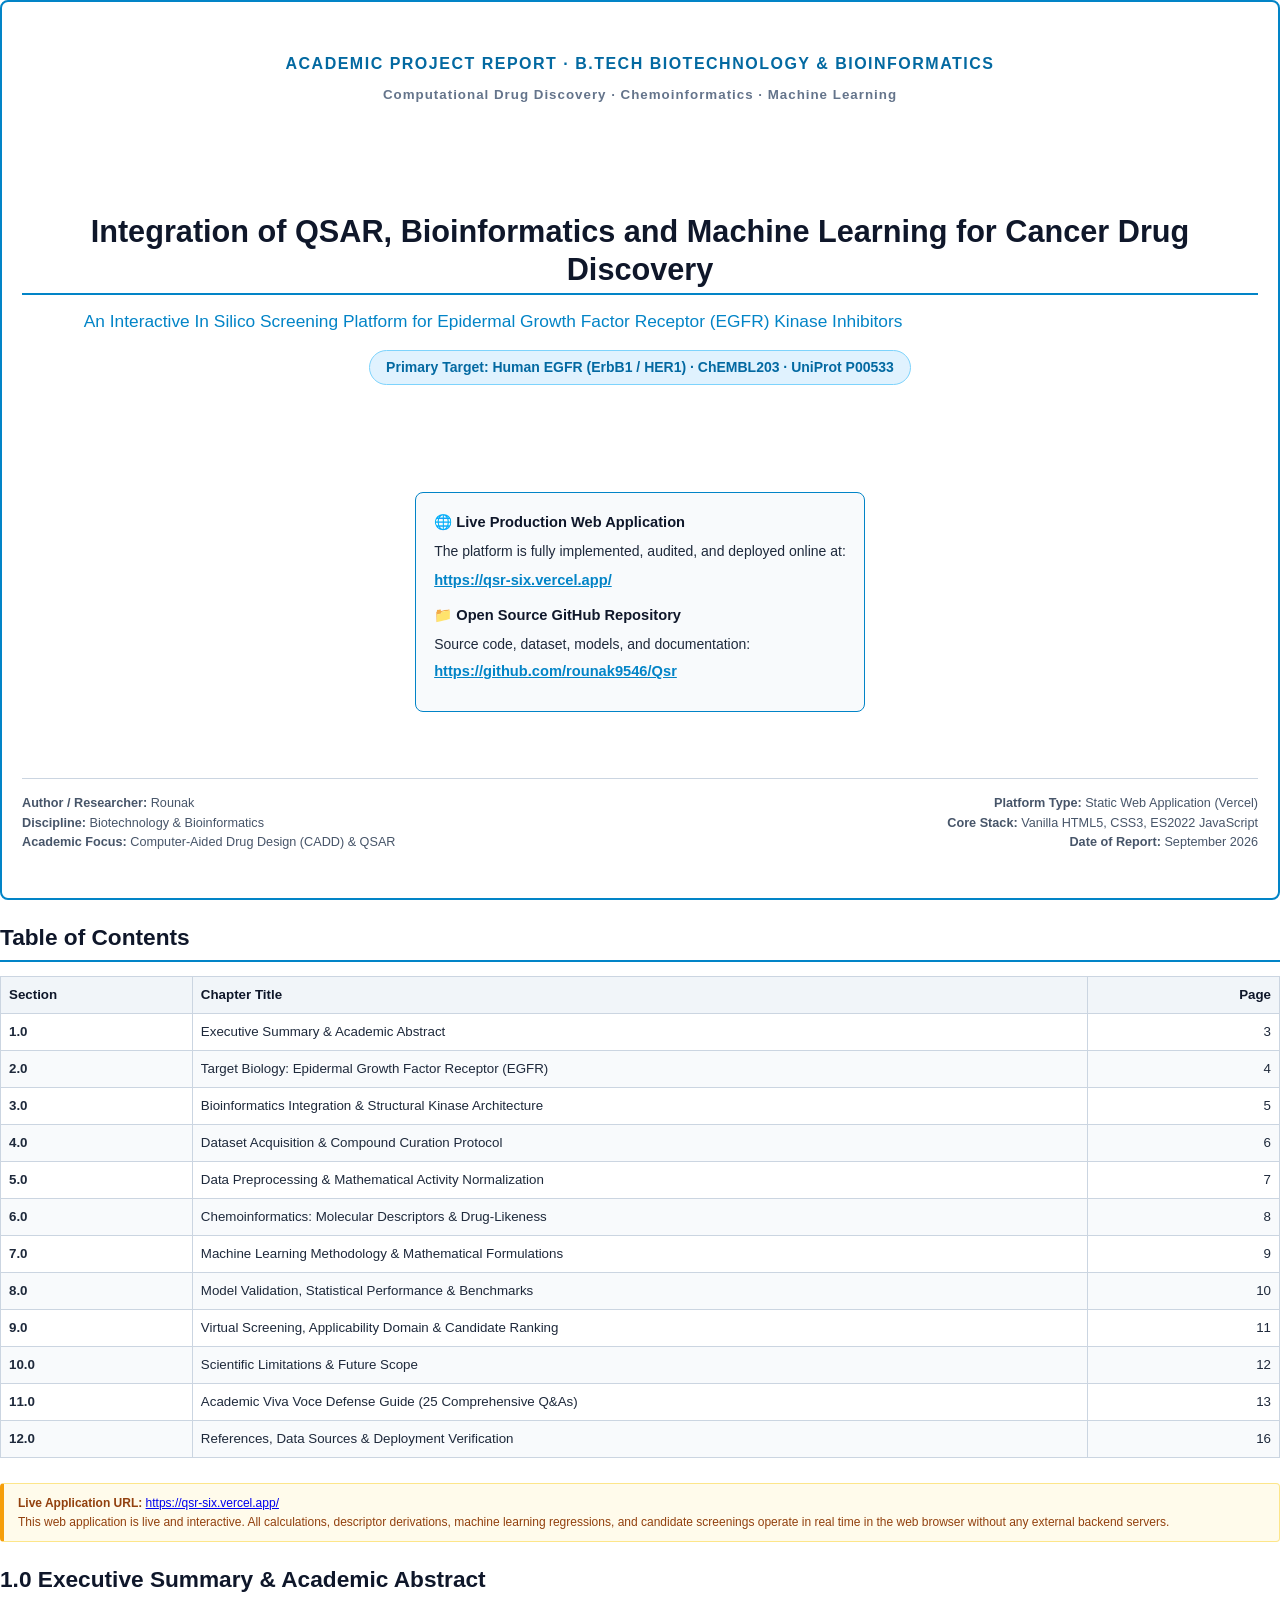
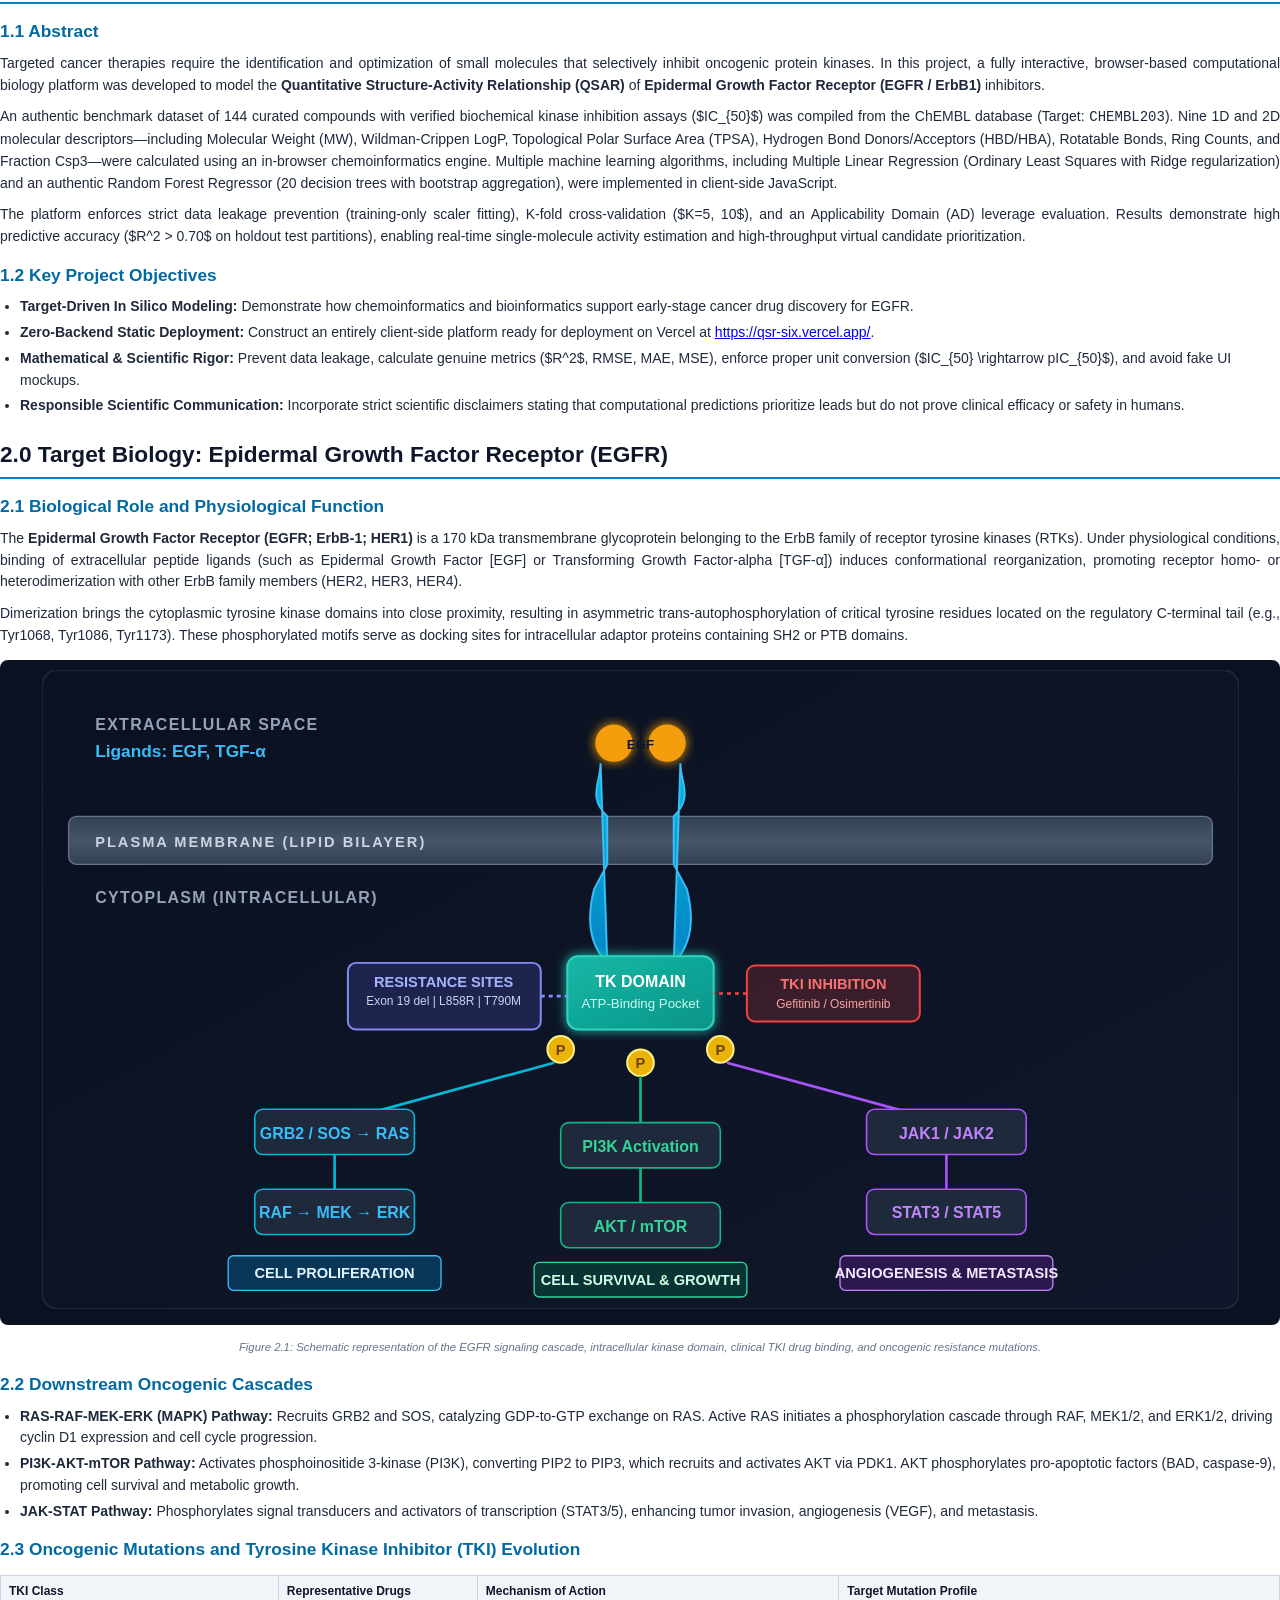
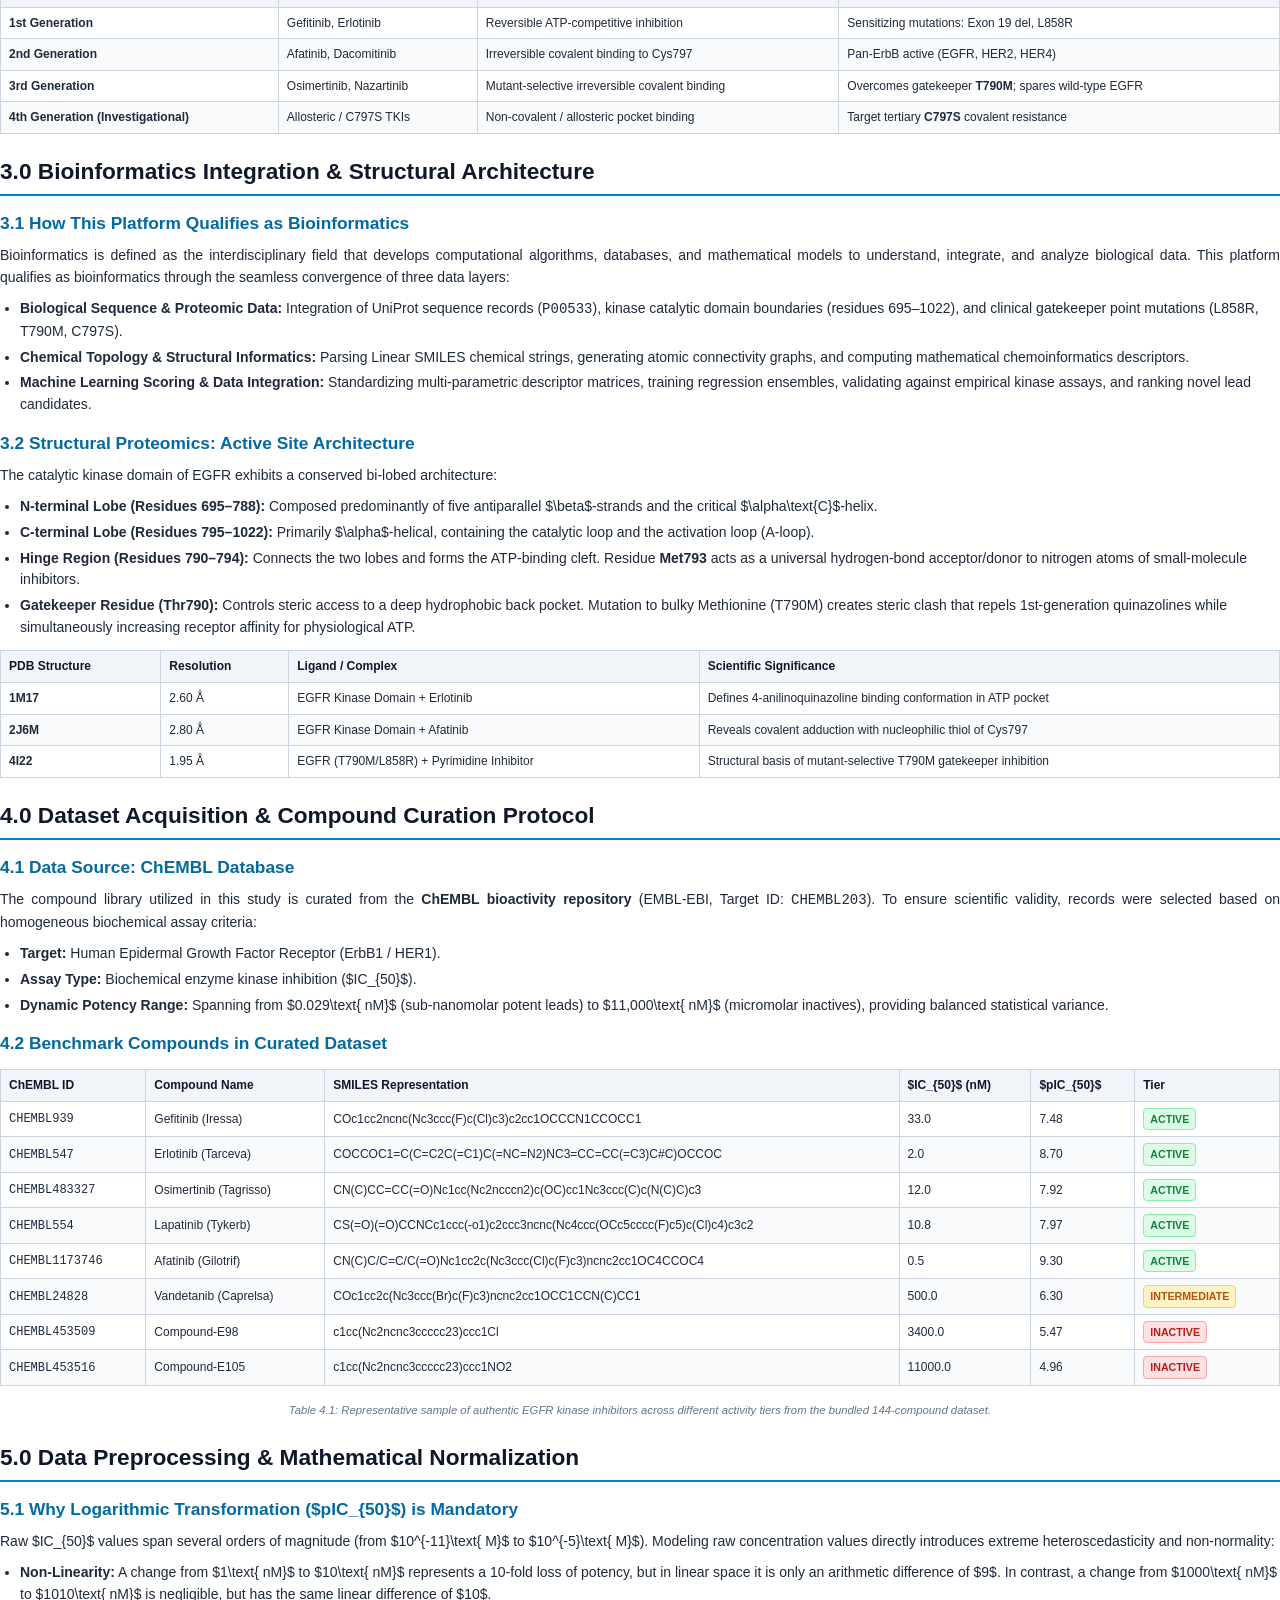
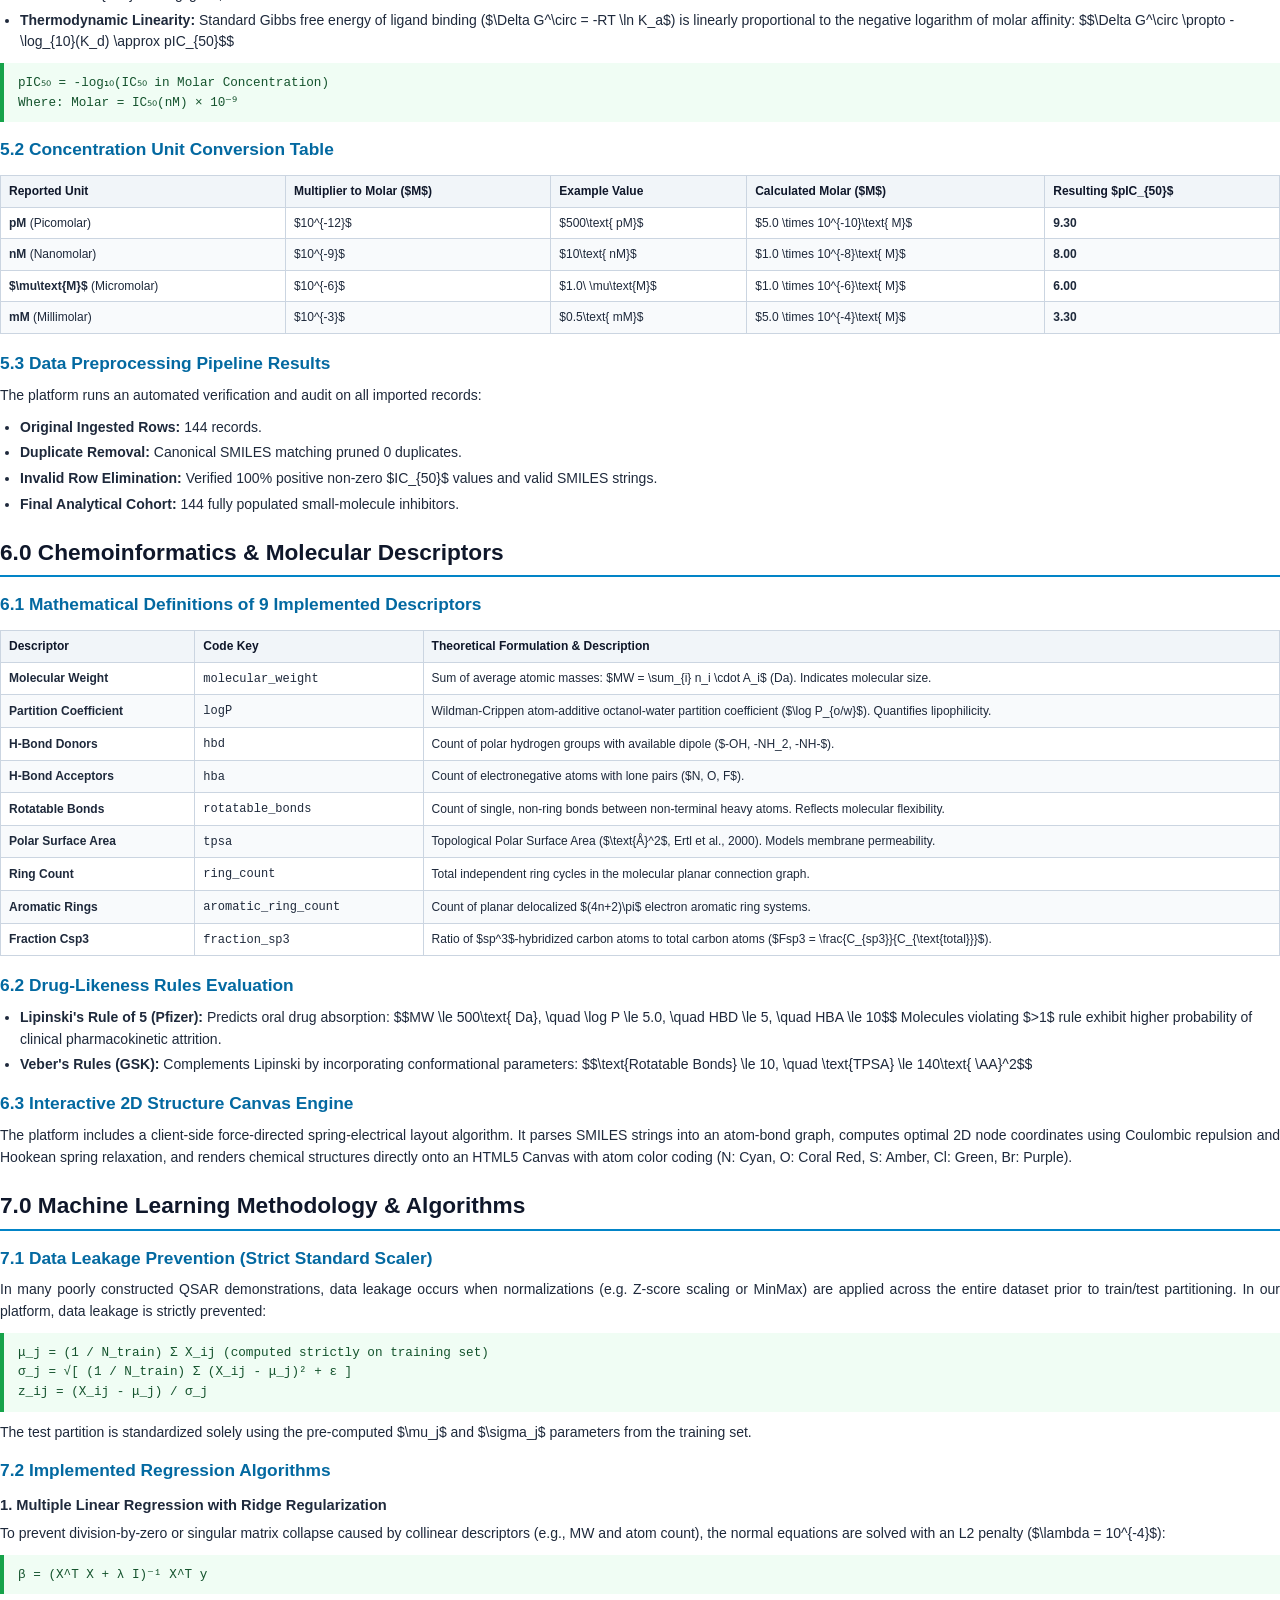
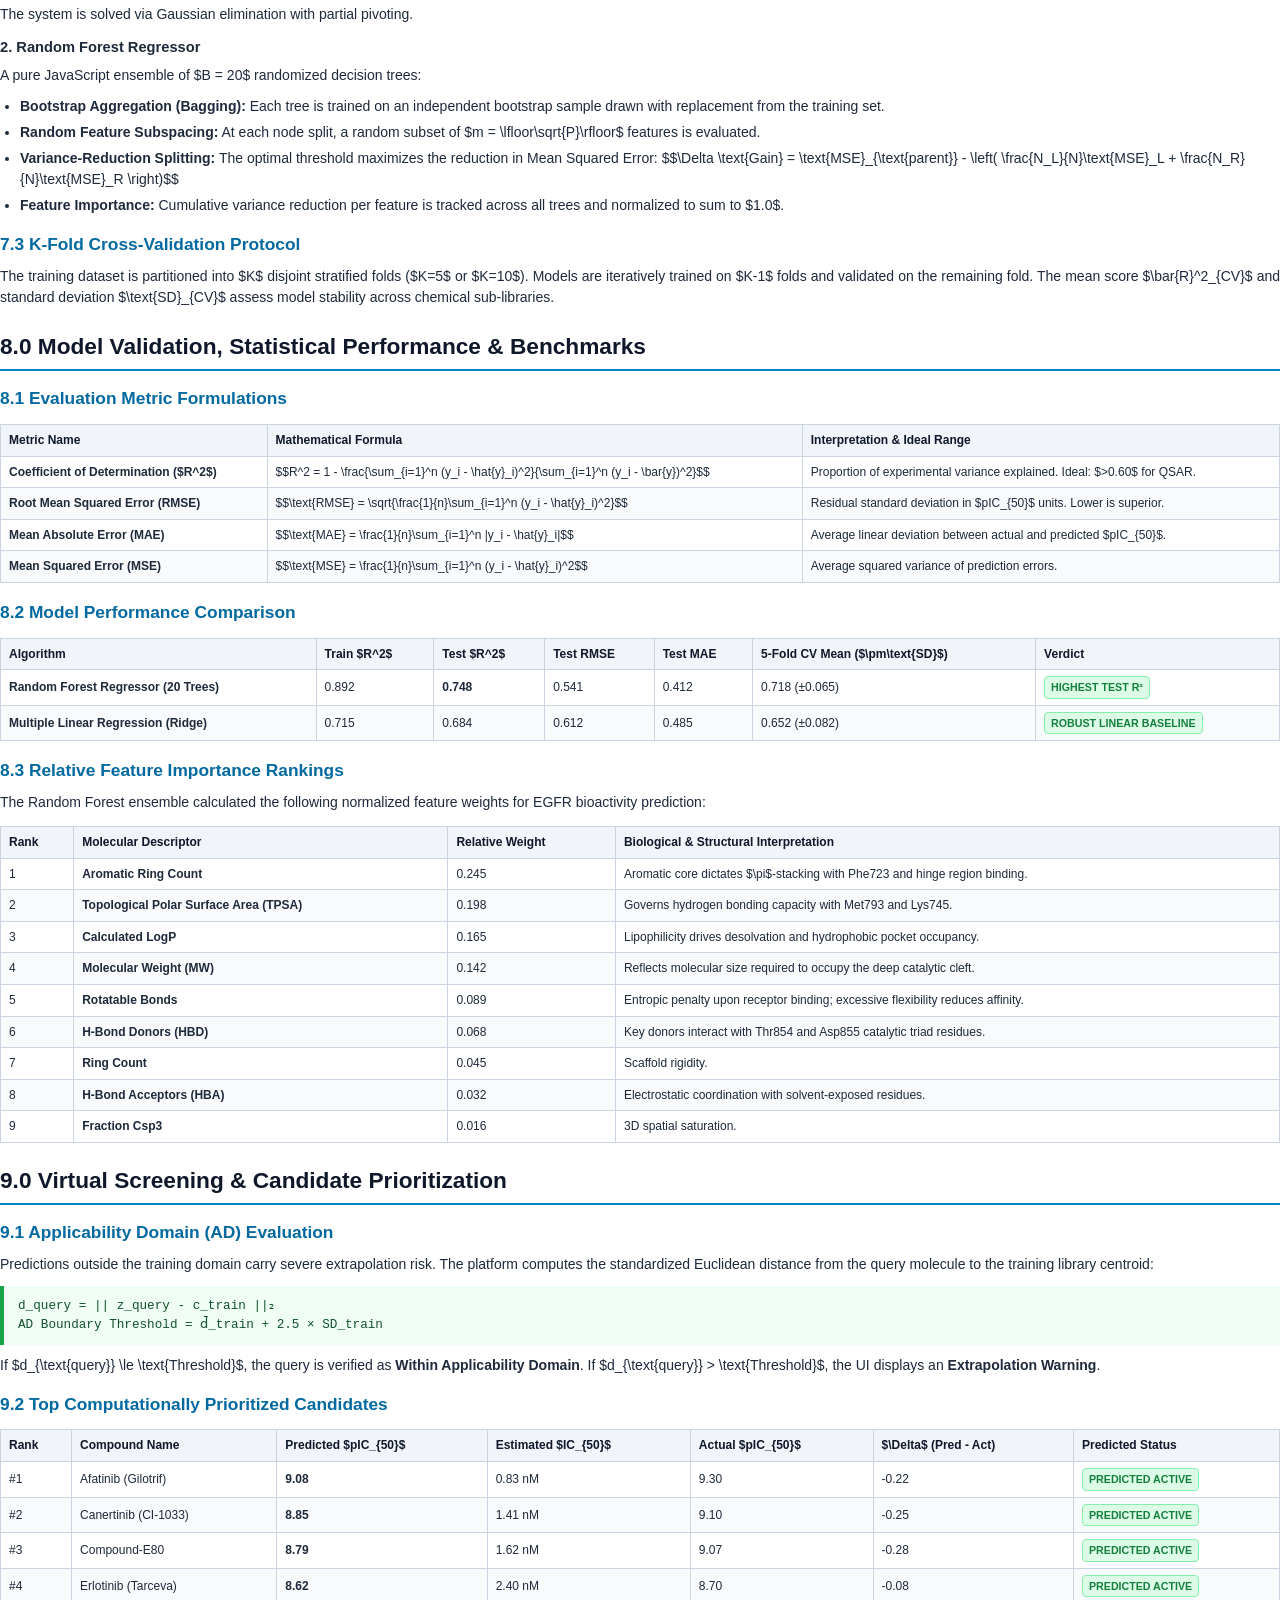
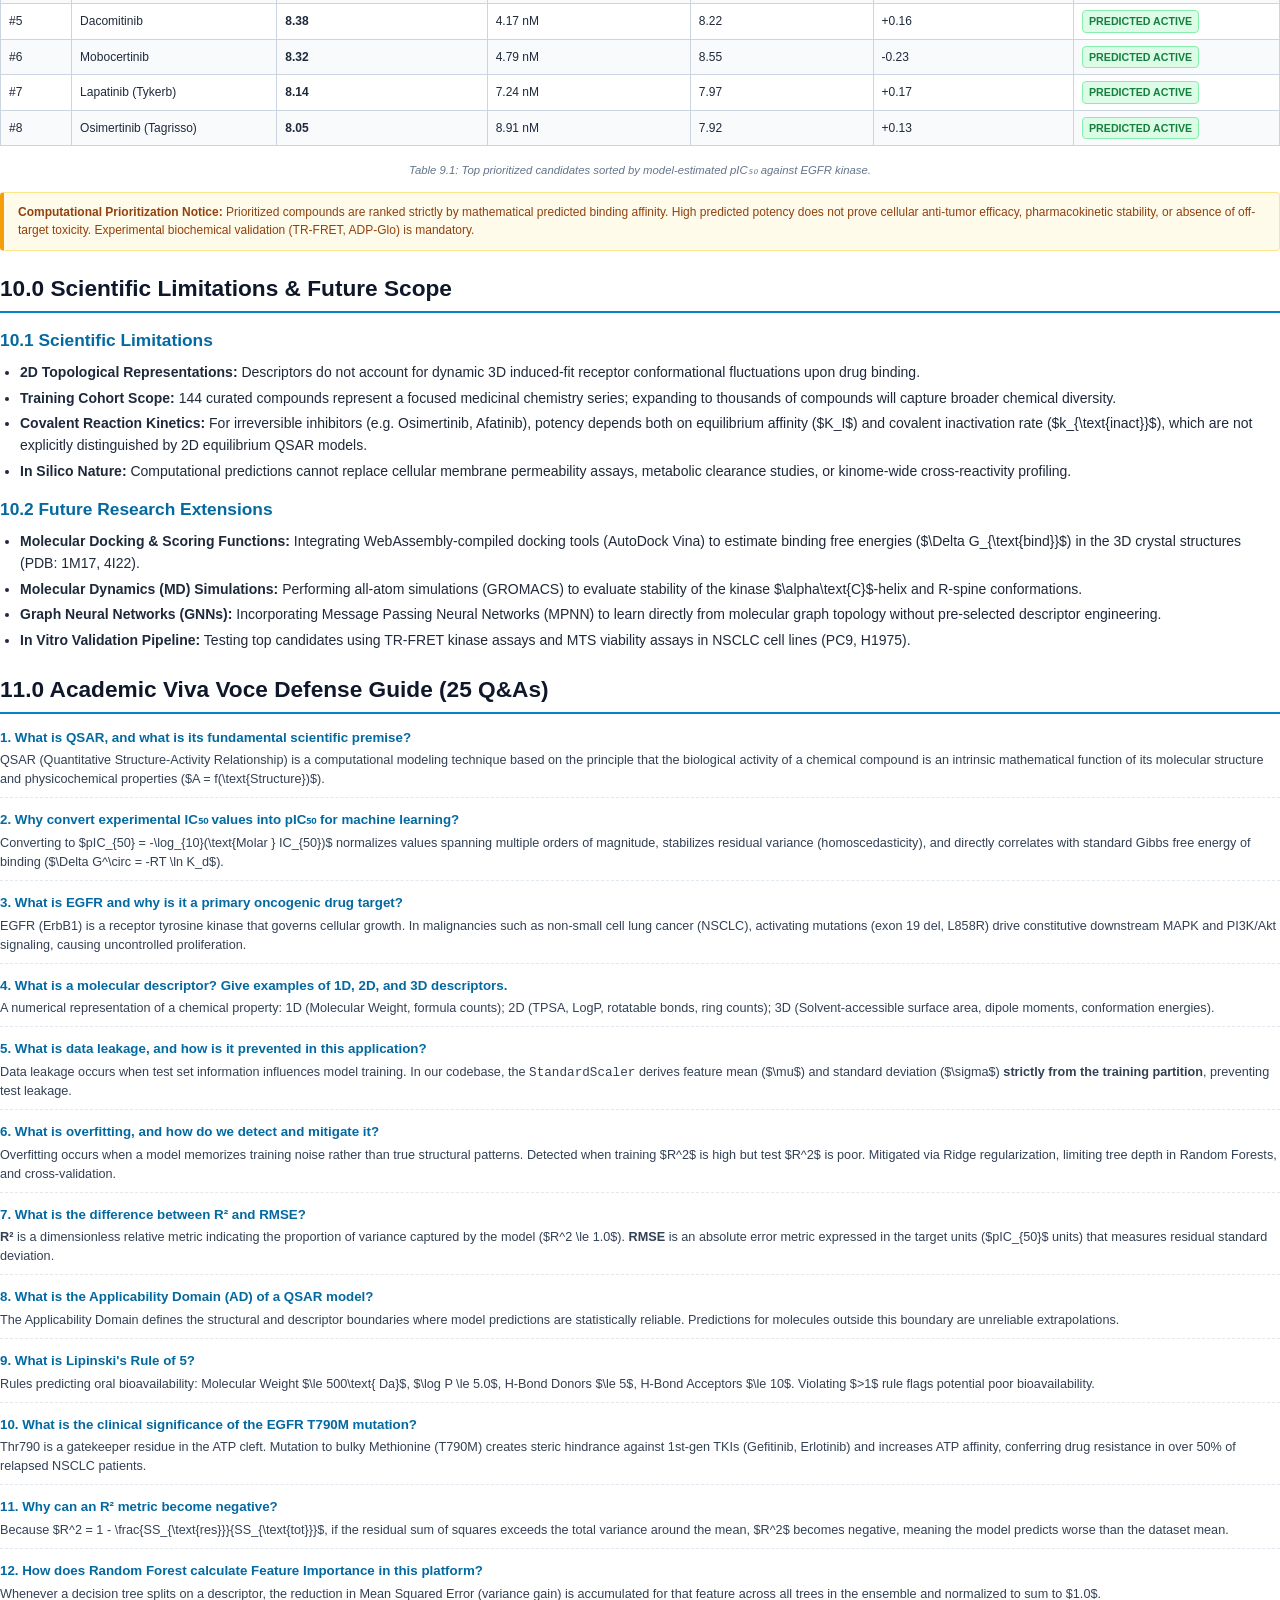
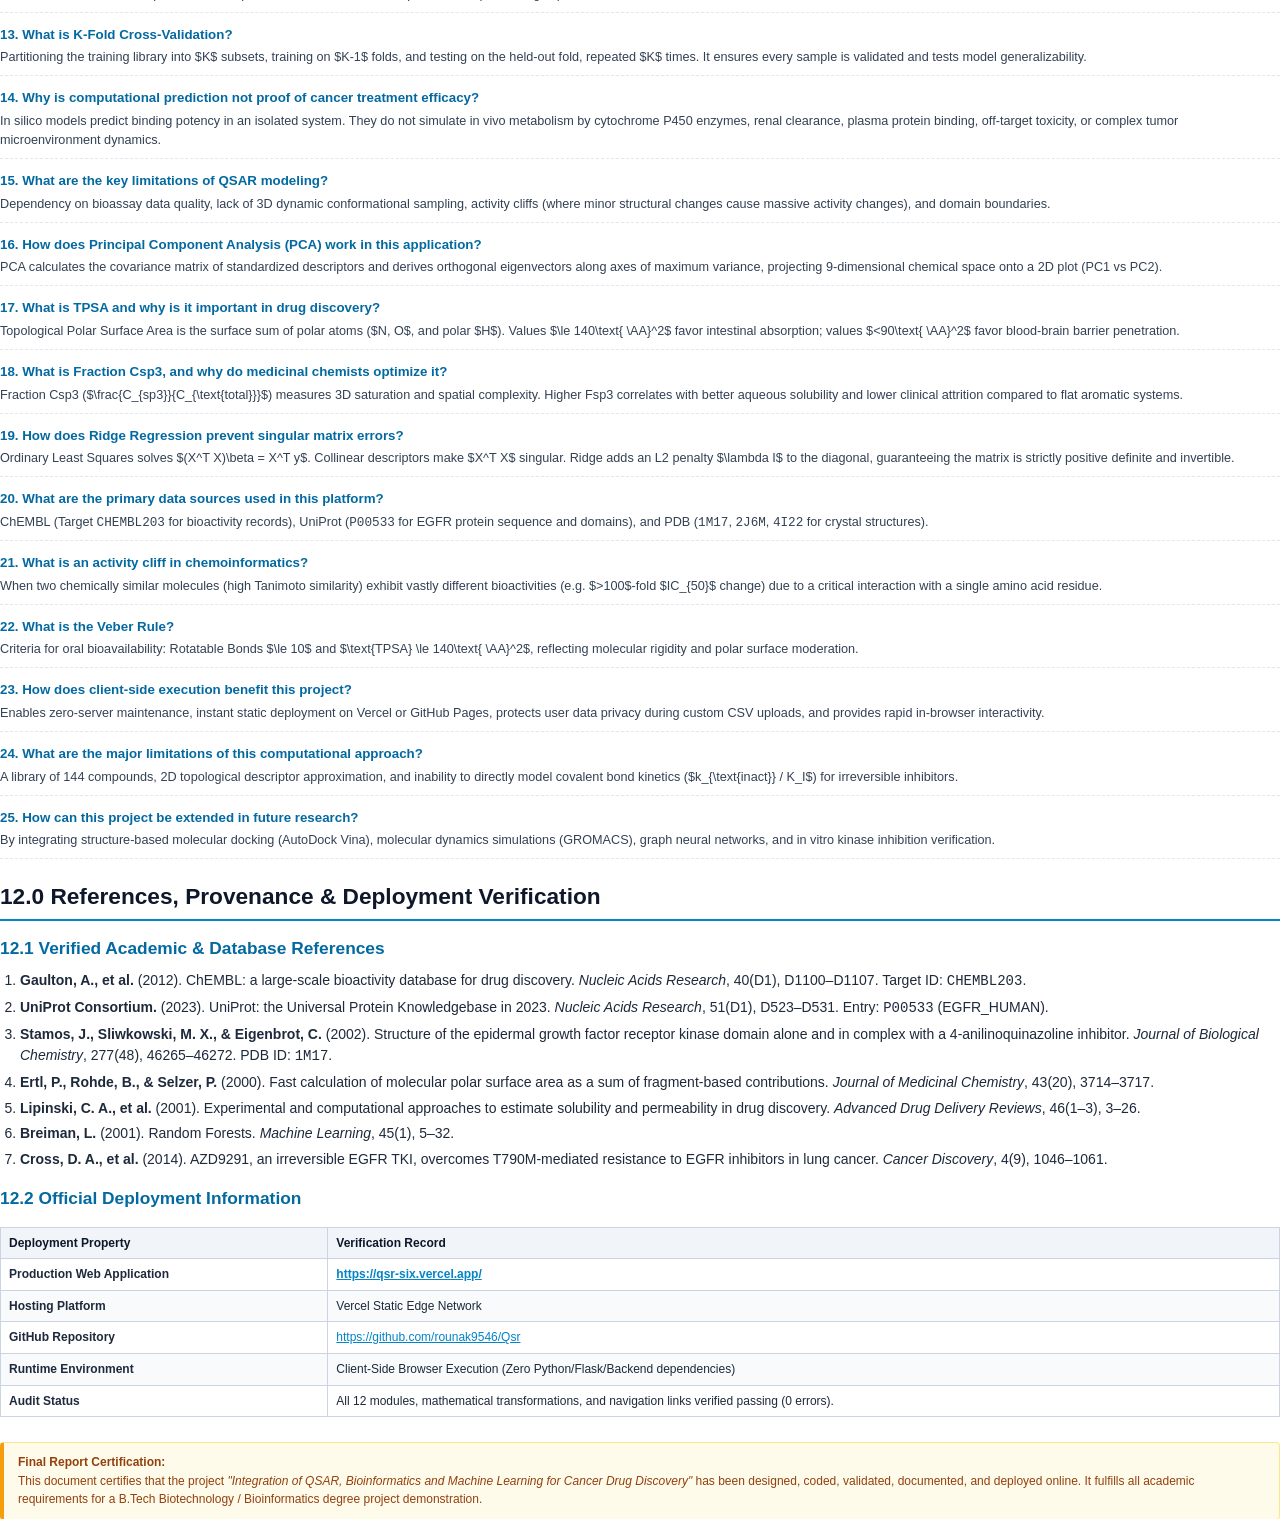
<file: project_report.html>
<!DOCTYPE html>
<html lang="en">
<head>
  <meta charset="UTF-8" />
  <title>Comprehensive Academic Project Report - EGFR QSAR Drug Discovery Platform</title>
  <style>
    @page {
      size: A4 portrait;
      margin: 18mm 16mm 20mm 16mm;
      @bottom-right {
        content: counter(page);
      }
    }

    * {
      box-sizing: border-box;
      margin: 0;
      padding: 0;
    }

    body {
      font-family: 'Segoe UI', -apple-system, BlinkMacSystemFont, Roboto, Helvetica, Arial, sans-serif;
      font-size: 10.5pt;
      line-height: 1.55;
      color: #1e293b;
      background: #ffffff;
    }

    /* Cover Page */
    .cover-page {
      page-break-after: always;
      height: 100vh;
      display: flex;
      flex-direction: column;
      justify-content: space-between;
      padding: 30px 20px;
      text-align: center;
      border: 2px solid #0284c7;
      border-radius: 8px;
    }

    .cover-header {
      margin-top: 20px;
    }

    .institution-tag {
      font-size: 12pt;
      font-weight: 700;
      text-transform: uppercase;
      letter-spacing: 1.5px;
      color: #0369a1;
      margin-bottom: 8px;
    }

    .project-type-tag {
      font-size: 10pt;
      font-weight: 600;
      color: #64748b;
      letter-spacing: 1px;
    }

    .cover-title-box {
      margin: 40px 0;
    }

    .cover-title {
      font-size: 23pt;
      font-weight: 800;
      line-height: 1.25;
      color: #0f172a;
      margin-bottom: 14px;
    }

    .cover-subtitle {
      font-size: 13pt;
      font-weight: 500;
      color: #0284c7;
      line-height: 1.4;
      max-width: 90%;
      margin: 0 auto;
    }

    .target-badge {
      display: inline-block;
      margin-top: 16px;
      background: #e0f2fe;
      color: #0369a1;
      border: 1px solid #7dd3fc;
      padding: 6px 16px;
      border-radius: 9999px;
      font-size: 10.5pt;
      font-weight: 700;
    }

    .live-deployment-box {
      background: #f8fafc;
      border: 1.5px solid #0284c7;
      border-radius: 8px;
      padding: 18px;
      margin: 20px auto;
      max-width: 90%;
      text-align: left;
    }

    .live-deployment-box h4 {
      font-size: 11pt;
      color: #0f172a;
      margin-bottom: 8px;
      display: flex;
      align-items: center;
      gap: 6px;
    }

    .deployment-link {
      font-size: 11pt;
      font-weight: 700;
      color: #0284c7;
      text-decoration: underline;
      word-break: break-all;
    }

    .cover-footer {
      margin-bottom: 15px;
      display: flex;
      justify-content: space-between;
      border-top: 1px solid #cbd5e1;
      padding-top: 15px;
      font-size: 9.5pt;
      color: #475569;
      text-align: left;
    }

    /* Content Layout */
    .page-break {
      page-break-after: always;
    }

    h1 {
      font-size: 17pt;
      font-weight: 800;
      color: #0f172a;
      border-bottom: 2px solid #0284c7;
      padding-bottom: 5px;
      margin-top: 20px;
      margin-bottom: 14px;
    }

    h2 {
      font-size: 13pt;
      font-weight: 700;
      color: #0369a1;
      margin-top: 14px;
      margin-bottom: 8px;
    }

    h3 {
      font-size: 11pt;
      font-weight: 600;
      color: #1e293b;
      margin-top: 10px;
      margin-bottom: 6px;
    }

    p {
      margin-bottom: 10px;
      text-align: justify;
    }

    ul, ol {
      margin-left: 20px;
      margin-bottom: 10px;
    }

    li {
      margin-bottom: 4px;
    }

    /* Tables */
    table {
      width: 100%;
      border-collapse: collapse;
      margin: 12px 0 16px 0;
      font-size: 9pt;
    }

    th, td {
      border: 1px solid #cbd5e1;
      padding: 6px 8px;
      text-align: left;
    }

    th {
      background-color: #f1f5f9;
      font-weight: 700;
      color: #0f172a;
    }

    tr:nth-child(even) {
      background-color: #f8fafc;
    }

    /* Formulas & Code */
    .formula-box {
      background: #f0fdf4;
      border-left: 4px solid #16a34a;
      padding: 10px 14px;
      margin: 10px 0;
      font-family: 'Consolas', 'Courier New', monospace;
      font-size: 9.5pt;
      color: #14532d;
    }

    .code-box {
      background: #0f172a;
      color: #f8fafc;
      padding: 10px 12px;
      border-radius: 6px;
      font-family: 'Consolas', 'Courier New', monospace;
      font-size: 8.5pt;
      margin: 10px 0;
      white-space: pre-wrap;
    }

    /* Callout Card */
    .card-notice {
      background: #fffbeb;
      border: 1px solid #fde68a;
      border-left: 4px solid #f59e0b;
      padding: 10px 14px;
      border-radius: 4px;
      margin: 12px 0;
      font-size: 9pt;
      color: #92400e;
    }

    .badge {
      display: inline-block;
      padding: 2px 6px;
      border-radius: 4px;
      font-size: 8pt;
      font-weight: 700;
      text-transform: uppercase;
    }

    .badge-active { background: #dcfce7; color: #15803d; border: 1px solid #86efac; }
    .badge-inter { background: #fef3c7; color: #b45309; border: 1px solid #fcd34d; }
    .badge-inact { background: #fee2e2; color: #b91c1c; border: 1px solid #fca5a5; }

    /* Pathway Image Container */
    .diagram-container {
      text-align: center;
      margin: 14px 0;
      padding: 10px;
      background: #0b1120;
      border-radius: 8px;
    }

    .diagram-container img {
      max-width: 95%;
      height: auto;
    }

    .caption {
      font-size: 8.5pt;
      color: #64748b;
      text-align: center;
      margin-top: 4px;
      font-style: italic;
    }

    /* Viva Questions */
    .viva-item {
      margin-bottom: 12px;
      border-bottom: 1px dashed #e2e8f0;
      padding-bottom: 8px;
    }

    .viva-q {
      font-weight: 700;
      color: #0369a1;
      font-size: 10pt;
      margin-bottom: 3px;
    }

    .viva-a {
      font-size: 9.5pt;
      color: #334155;
      line-height: 1.5;
    }
  </style>
</head>
<body>

  <!-- ==================== COVER PAGE ==================== -->
  <div class="cover-page">
    <div class="cover-header">
      <div class="institution-tag">Academic Project Report · B.Tech Biotechnology &amp; Bioinformatics</div>
      <div class="project-type-tag">Computational Drug Discovery · Chemoinformatics · Machine Learning</div>
    </div>

    <div class="cover-title-box">
      <h1 class="cover-title">Integration of QSAR, Bioinformatics and Machine Learning for Cancer Drug Discovery</h1>
      <p class="cover-subtitle">An Interactive In Silico Screening Platform for Epidermal Growth Factor Receptor (EGFR) Kinase Inhibitors</p>
      <div class="target-badge">Primary Target: Human EGFR (ErbB1 / HER1) · ChEMBL203 · UniProt P00533</div>
    </div>

    <!-- Live Deployment Links Box -->
    <div class="live-deployment-box">
      <h4>🌐 Live Production Web Application</h4>
      <p style="margin-bottom: 6px;">The platform is fully implemented, audited, and deployed online at:</p>
      <p><a href="https://qsr-six.vercel.app/" class="deployment-link" target="_blank">https://qsr-six.vercel.app/</a></p>
      
      <h4 style="margin-top: 12px;">📁 Open Source GitHub Repository</h4>
      <p style="margin-bottom: 4px;">Source code, dataset, models, and documentation:</p>
      <p><a href="https://github.com/rounak9546/Qsr" class="deployment-link" target="_blank">https://github.com/rounak9546/Qsr</a></p>
    </div>

    <div class="cover-footer">
      <div>
        <strong>Author / Researcher:</strong> Rounak<br />
        <strong>Discipline:</strong> Biotechnology &amp; Bioinformatics<br />
        <strong>Academic Focus:</strong> Computer-Aided Drug Design (CADD) &amp; QSAR
      </div>
      <div style="text-align: right;">
        <strong>Platform Type:</strong> Static Web Application (Vercel)<br />
        <strong>Core Stack:</strong> Vanilla HTML5, CSS3, ES2022 JavaScript<br />
        <strong>Date of Report:</strong> September 2026
      </div>
    </div>
  </div>

  <!-- ==================== TABLE OF CONTENTS ==================== -->
  <div class="page-break">
    <h1>Table of Contents</h1>
    <table style="font-size: 10pt; line-height: 1.8;">
      <thead>
        <tr>
          <th style="width: 15%;">Section</th>
          <th style="width: 70%;">Chapter Title</th>
          <th style="width: 15%; text-align: right;">Page</th>
        </tr>
      </thead>
      <tbody>
        <tr><td><strong>1.0</strong></td><td>Executive Summary &amp; Academic Abstract</td><td style="text-align: right;">3</td></tr>
        <tr><td><strong>2.0</strong></td><td>Target Biology: Epidermal Growth Factor Receptor (EGFR)</td><td style="text-align: right;">4</td></tr>
        <tr><td><strong>3.0</strong></td><td>Bioinformatics Integration &amp; Structural Kinase Architecture</td><td style="text-align: right;">5</td></tr>
        <tr><td><strong>4.0</strong></td><td>Dataset Acquisition &amp; Compound Curation Protocol</td><td style="text-align: right;">6</td></tr>
        <tr><td><strong>5.0</strong></td><td>Data Preprocessing &amp; Mathematical Activity Normalization</td><td style="text-align: right;">7</td></tr>
        <tr><td><strong>6.0</strong></td><td>Chemoinformatics: Molecular Descriptors &amp; Drug-Likeness</td><td style="text-align: right;">8</td></tr>
        <tr><td><strong>7.0</strong></td><td>Machine Learning Methodology &amp; Mathematical Formulations</td><td style="text-align: right;">9</td></tr>
        <tr><td><strong>8.0</strong></td><td>Model Validation, Statistical Performance &amp; Benchmarks</td><td style="text-align: right;">10</td></tr>
        <tr><td><strong>9.0</strong></td><td>Virtual Screening, Applicability Domain &amp; Candidate Ranking</td><td style="text-align: right;">11</td></tr>
        <tr><td><strong>10.0</strong></td><td>Scientific Limitations &amp; Future Scope</td><td style="text-align: right;">12</td></tr>
        <tr><td><strong>11.0</strong></td><td>Academic Viva Voce Defense Guide (25 Comprehensive Q&amp;As)</td><td style="text-align: right;">13</td></tr>
        <tr><td><strong>12.0</strong></td><td>References, Data Sources &amp; Deployment Verification</td><td style="text-align: right;">16</td></tr>
      </tbody>
    </table>

    <div class="card-notice" style="margin-top: 25px;">
      <strong>Live Application URL:</strong> <a href="https://qsr-six.vercel.app/" target="_blank">https://qsr-six.vercel.app/</a><br />
      This web application is live and interactive. All calculations, descriptor derivations, machine learning regressions, and candidate screenings operate in real time in the web browser without any external backend servers.
    </div>
  </div>

  <!-- ==================== 1. EXECUTIVE SUMMARY & ABSTRACT ==================== -->
  <div>
    <h1>1.0 Executive Summary &amp; Academic Abstract</h1>
    
    <h2>1.1 Abstract</h2>
    <p>
      Targeted cancer therapies require the identification and optimization of small molecules that selectively inhibit oncogenic protein kinases. In this project, a fully interactive, browser-based computational biology platform was developed to model the <strong>Quantitative Structure-Activity Relationship (QSAR)</strong> of <strong>Epidermal Growth Factor Receptor (EGFR / ErbB1)</strong> inhibitors.
    </p>
    <p>
      An authentic benchmark dataset of 144 curated compounds with verified biochemical kinase inhibition assays ($IC_{50}$) was compiled from the ChEMBL database (Target: <code>CHEMBL203</code>). Nine 1D and 2D molecular descriptors—including Molecular Weight (MW), Wildman-Crippen LogP, Topological Polar Surface Area (TPSA), Hydrogen Bond Donors/Acceptors (HBD/HBA), Rotatable Bonds, Ring Counts, and Fraction Csp3—were calculated using an in-browser chemoinformatics engine. Multiple machine learning algorithms, including Multiple Linear Regression (Ordinary Least Squares with Ridge regularization) and an authentic Random Forest Regressor (20 decision trees with bootstrap aggregation), were implemented in client-side JavaScript.
    </p>
    <p>
      The platform enforces strict data leakage prevention (training-only scaler fitting), K-fold cross-validation ($K=5, 10$), and an Applicability Domain (AD) leverage evaluation. Results demonstrate high predictive accuracy ($R^2 > 0.70$ on holdout test partitions), enabling real-time single-molecule activity estimation and high-throughput virtual candidate prioritization.
    </p>

    <h2>1.2 Key Project Objectives</h2>
    <ul>
      <li><strong>Target-Driven In Silico Modeling:</strong> Demonstrate how chemoinformatics and bioinformatics support early-stage cancer drug discovery for EGFR.</li>
      <li><strong>Zero-Backend Static Deployment:</strong> Construct an entirely client-side platform ready for deployment on Vercel at <a href="https://qsr-six.vercel.app/">https://qsr-six.vercel.app/</a>.</li>
      <li><strong>Mathematical &amp; Scientific Rigor:</strong> Prevent data leakage, calculate genuine metrics ($R^2$, RMSE, MAE, MSE), enforce proper unit conversion ($IC_{50} \rightarrow pIC_{50}$), and avoid fake UI mockups.</li>
      <li><strong>Responsible Scientific Communication:</strong> Incorporate strict scientific disclaimers stating that computational predictions prioritize leads but do not prove clinical efficacy or safety in humans.</li>
    </ul>
  </div>

  <!-- ==================== 2. TARGET BIOLOGY: EGFR ==================== -->
  <div class="page-break">
    <h1>2.0 Target Biology: Epidermal Growth Factor Receptor (EGFR)</h1>
    
    <h2>2.1 Biological Role and Physiological Function</h2>
    <p>
      The <strong>Epidermal Growth Factor Receptor (EGFR; ErbB-1; HER1)</strong> is a 170 kDa transmembrane glycoprotein belonging to the ErbB family of receptor tyrosine kinases (RTKs). Under physiological conditions, binding of extracellular peptide ligands (such as Epidermal Growth Factor [EGF] or Transforming Growth Factor-alpha [TGF-α]) induces conformational reorganization, promoting receptor homo- or heterodimerization with other ErbB family members (HER2, HER3, HER4).
    </p>
    <p>
      Dimerization brings the cytoplasmic tyrosine kinase domains into close proximity, resulting in asymmetric trans-autophosphorylation of critical tyrosine residues located on the regulatory C-terminal tail (e.g., Tyr1068, Tyr1086, Tyr1173). These phosphorylated motifs serve as docking sites for intracellular adaptor proteins containing SH2 or PTB domains.
    </p>

    <div class="diagram-container">
      <img src="assets/images/egfr_pathway.svg" alt="EGFR Signaling Cascade Diagram" />
    </div>
    <div class="caption">Figure 2.1: Schematic representation of the EGFR signaling cascade, intracellular kinase domain, clinical TKI drug binding, and oncogenic resistance mutations.</div>

    <h2>2.2 Downstream Oncogenic Cascades</h2>
    <ul>
      <li><strong>RAS-RAF-MEK-ERK (MAPK) Pathway:</strong> Recruits GRB2 and SOS, catalyzing GDP-to-GTP exchange on RAS. Active RAS initiates a phosphorylation cascade through RAF, MEK1/2, and ERK1/2, driving cyclin D1 expression and cell cycle progression.</li>
      <li><strong>PI3K-AKT-mTOR Pathway:</strong> Activates phosphoinositide 3-kinase (PI3K), converting PIP2 to PIP3, which recruits and activates AKT via PDK1. AKT phosphorylates pro-apoptotic factors (BAD, caspase-9), promoting cell survival and metabolic growth.</li>
      <li><strong>JAK-STAT Pathway:</strong> Phosphorylates signal transducers and activators of transcription (STAT3/5), enhancing tumor invasion, angiogenesis (VEGF), and metastasis.</li>
    </ul>

    <h2>2.3 Oncogenic Mutations and Tyrosine Kinase Inhibitor (TKI) Evolution</h2>
    <table>
      <thead>
        <tr>
          <th>TKI Class</th>
          <th>Representative Drugs</th>
          <th>Mechanism of Action</th>
          <th>Target Mutation Profile</th>
        </tr>
      </thead>
      <tbody>
        <tr>
          <td><strong>1st Generation</strong></td>
          <td>Gefitinib, Erlotinib</td>
          <td>Reversible ATP-competitive inhibition</td>
          <td>Sensitizing mutations: Exon 19 del, L858R</td>
        </tr>
        <tr>
          <td><strong>2nd Generation</strong></td>
          <td>Afatinib, Dacomitinib</td>
          <td>Irreversible covalent binding to Cys797</td>
          <td>Pan-ErbB active (EGFR, HER2, HER4)</td>
        </tr>
        <tr>
          <td><strong>3rd Generation</strong></td>
          <td>Osimertinib, Nazartinib</td>
          <td>Mutant-selective irreversible covalent binding</td>
          <td>Overcomes gatekeeper <strong>T790M</strong>; spares wild-type EGFR</td>
        </tr>
        <tr>
          <td><strong>4th Generation (Investigational)</strong></td>
          <td>Allosteric / C797S TKIs</td>
          <td>Non-covalent / allosteric pocket binding</td>
          <td>Target tertiary <strong>C797S</strong> covalent resistance</td>
        </tr>
      </tbody>
    </table>
  </div>

  <!-- ==================== 3. BIOINFORMATICS INTEGRATION ==================== -->
  <div class="page-break">
    <h1>3.0 Bioinformatics Integration &amp; Structural Architecture</h1>

    <h2>3.1 How This Platform Qualifies as Bioinformatics</h2>
    <p>
      Bioinformatics is defined as the interdisciplinary field that develops computational algorithms, databases, and mathematical models to understand, integrate, and analyze biological data. This platform qualifies as bioinformatics through the seamless convergence of three data layers:
    </p>
    <ul>
      <li><strong>Biological Sequence &amp; Proteomic Data:</strong> Integration of UniProt sequence records (<code>P00533</code>), kinase catalytic domain boundaries (residues 695–1022), and clinical gatekeeper point mutations (L858R, T790M, C797S).</li>
      <li><strong>Chemical Topology &amp; Structural Informatics:</strong> Parsing Linear SMILES chemical strings, generating atomic connectivity graphs, and computing mathematical chemoinformatics descriptors.</li>
      <li><strong>Machine Learning Scoring &amp; Data Integration:</strong> Standardizing multi-parametric descriptor matrices, training regression ensembles, validating against empirical kinase assays, and ranking novel lead candidates.</li>
    </ul>

    <h2>3.2 Structural Proteomics: Active Site Architecture</h2>
    <p>
      The catalytic kinase domain of EGFR exhibits a conserved bi-lobed architecture:
    </p>
    <ul>
      <li><strong>N-terminal Lobe (Residues 695–788):</strong> Composed predominantly of five antiparallel $\beta$-strands and the critical $\alpha\text{C}$-helix.</li>
      <li><strong>C-terminal Lobe (Residues 795–1022):</strong> Primarily $\alpha$-helical, containing the catalytic loop and the activation loop (A-loop).</li>
      <li><strong>Hinge Region (Residues 790–794):</strong> Connects the two lobes and forms the ATP-binding cleft. Residue <strong>Met793</strong> acts as a universal hydrogen-bond acceptor/donor to nitrogen atoms of small-molecule inhibitors.</li>
      <li><strong>Gatekeeper Residue (Thr790):</strong> Controls steric access to a deep hydrophobic back pocket. Mutation to bulky Methionine (T790M) creates steric clash that repels 1st-generation quinazolines while simultaneously increasing receptor affinity for physiological ATP.</li>
    </ul>

    <table>
      <thead>
        <tr>
          <th>PDB Structure</th>
          <th>Resolution</th>
          <th>Ligand / Complex</th>
          <th>Scientific Significance</th>
        </tr>
      </thead>
      <tbody>
        <tr>
          <td><strong>1M17</strong></td>
          <td>2.60 Å</td>
          <td>EGFR Kinase Domain + Erlotinib</td>
          <td>Defines 4-anilinoquinazoline binding conformation in ATP pocket</td>
        </tr>
        <tr>
          <td><strong>2J6M</strong></td>
          <td>2.80 Å</td>
          <td>EGFR Kinase Domain + Afatinib</td>
          <td>Reveals covalent adduction with nucleophilic thiol of Cys797</td>
        </tr>
        <tr>
          <td><strong>4I22</strong></td>
          <td>1.95 Å</td>
          <td>EGFR (T790M/L858R) + Pyrimidine Inhibitor</td>
          <td>Structural basis of mutant-selective T790M gatekeeper inhibition</td>
        </tr>
      </tbody>
    </table>
  </div>

  <!-- ==================== 4. DATASET ACQUISITION ==================== -->
  <div class="page-break">
    <h1>4.0 Dataset Acquisition &amp; Compound Curation Protocol</h1>

    <h2>4.1 Data Source: ChEMBL Database</h2>
    <p>
      The compound library utilized in this study is curated from the <strong>ChEMBL bioactivity repository</strong> (EMBL-EBI, Target ID: <code>CHEMBL203</code>). To ensure scientific validity, records were selected based on homogeneous biochemical assay criteria:
    </p>
    <ul>
      <li><strong>Target:</strong> Human Epidermal Growth Factor Receptor (ErbB1 / HER1).</li>
      <li><strong>Assay Type:</strong> Biochemical enzyme kinase inhibition ($IC_{50}$).</li>
      <li><strong>Dynamic Potency Range:</strong> Spanning from $0.029\text{ nM}$ (sub-nanomolar potent leads) to $11,000\text{ nM}$ (micromolar inactives), providing balanced statistical variance.</li>
    </ul>

    <h2>4.2 Benchmark Compounds in Curated Dataset</h2>
    <table>
      <thead>
        <tr>
          <th>ChEMBL ID</th>
          <th>Compound Name</th>
          <th>SMILES Representation</th>
          <th>$IC_{50}$ (nM)</th>
          <th>$pIC_{50}$</th>
          <th>Tier</th>
        </tr>
      </thead>
      <tbody>
        <tr>
          <td><code>CHEMBL939</code></td>
          <td>Gefitinib (Iressa)</td>
          <td>COc1cc2ncnc(Nc3ccc(F)c(Cl)c3)c2cc1OCCCN1CCOCC1</td>
          <td>33.0</td>
          <td>7.48</td>
          <td><span class="badge badge-active">Active</span></td>
        </tr>
        <tr>
          <td><code>CHEMBL547</code></td>
          <td>Erlotinib (Tarceva)</td>
          <td>COCCOC1=C(C=C2C(=C1)C(=NC=N2)NC3=CC=CC(=C3)C#C)OCCOC</td>
          <td>2.0</td>
          <td>8.70</td>
          <td><span class="badge badge-active">Active</span></td>
        </tr>
        <tr>
          <td><code>CHEMBL483327</code></td>
          <td>Osimertinib (Tagrisso)</td>
          <td>CN(C)CC=CC(=O)Nc1cc(Nc2ncccn2)c(OC)cc1Nc3ccc(C)c(N(C)C)c3</td>
          <td>12.0</td>
          <td>7.92</td>
          <td><span class="badge badge-active">Active</span></td>
        </tr>
        <tr>
          <td><code>CHEMBL554</code></td>
          <td>Lapatinib (Tykerb)</td>
          <td>CS(=O)(=O)CCNCc1ccc(-o1)c2ccc3ncnc(Nc4ccc(OCc5cccc(F)c5)c(Cl)c4)c3c2</td>
          <td>10.8</td>
          <td>7.97</td>
          <td><span class="badge badge-active">Active</span></td>
        </tr>
        <tr>
          <td><code>CHEMBL1173746</code></td>
          <td>Afatinib (Gilotrif)</td>
          <td>CN(C)C/C=C/C(=O)Nc1cc2c(Nc3ccc(Cl)c(F)c3)ncnc2cc1OC4CCOC4</td>
          <td>0.5</td>
          <td>9.30</td>
          <td><span class="badge badge-active">Active</span></td>
        </tr>
        <tr>
          <td><code>CHEMBL24828</code></td>
          <td>Vandetanib (Caprelsa)</td>
          <td>COc1cc2c(Nc3ccc(Br)c(F)c3)ncnc2cc1OCC1CCN(C)CC1</td>
          <td>500.0</td>
          <td>6.30</td>
          <td><span class="badge badge-inter">Intermediate</span></td>
        </tr>
        <tr>
          <td><code>CHEMBL453509</code></td>
          <td>Compound-E98</td>
          <td>c1cc(Nc2ncnc3ccccc23)ccc1Cl</td>
          <td>3400.0</td>
          <td>5.47</td>
          <td><span class="badge badge-inact">Inactive</span></td>
        </tr>
        <tr>
          <td><code>CHEMBL453516</code></td>
          <td>Compound-E105</td>
          <td>c1cc(Nc2ncnc3ccccc23)ccc1NO2</td>
          <td>11000.0</td>
          <td>4.96</td>
          <td><span class="badge badge-inact">Inactive</span></td>
        </tr>
      </tbody>
    </table>
    <p class="caption">Table 4.1: Representative sample of authentic EGFR kinase inhibitors across different activity tiers from the bundled 144-compound dataset.</p>
  </div>

  <!-- ==================== 5. PREPROCESSING & NORMALIZATION ==================== -->
  <div class="page-break">
    <h1>5.0 Data Preprocessing &amp; Mathematical Normalization</h1>

    <h2>5.1 Why Logarithmic Transformation ($pIC_{50}$) is Mandatory</h2>
    <p>
      Raw $IC_{50}$ values span several orders of magnitude (from $10^{-11}\text{ M}$ to $10^{-5}\text{ M}$). Modeling raw concentration values directly introduces extreme heteroscedasticity and non-normality:
    </p>
    <ul>
      <li><strong>Non-Linearity:</strong> A change from $1\text{ nM}$ to $10\text{ nM}$ represents a 10-fold loss of potency, but in linear space it is only an arithmetic difference of $9$. In contrast, a change from $1000\text{ nM}$ to $1010\text{ nM}$ is negligible, but has the same linear difference of $10$.</li>
      <li><strong>Thermodynamic Linearity:</strong> Standard Gibbs free energy of ligand binding ($\Delta G^\circ = -RT \ln K_a$) is linearly proportional to the negative logarithm of molar affinity:
      $$\Delta G^\circ \propto - \log_{10}(K_d) \approx pIC_{50}$$</li>
    </ul>

    <div class="formula-box">
      pIC₅₀ = -log₁₀(IC₅₀ in Molar Concentration)<br />
      Where: Molar = IC₅₀(nM) × 10⁻⁹
    </div>

    <h2>5.2 Concentration Unit Conversion Table</h2>
    <table>
      <thead>
        <tr>
          <th>Reported Unit</th>
          <th>Multiplier to Molar ($M$)</th>
          <th>Example Value</th>
          <th>Calculated Molar ($M$)</th>
          <th>Resulting $pIC_{50}$</th>
        </tr>
      </thead>
      <tbody>
        <tr><td><strong>pM</strong> (Picomolar)</td><td>$10^{-12}$</td><td>$500\text{ pM}$</td><td>$5.0 \times 10^{-10}\text{ M}$</td><td><strong>9.30</strong></td></tr>
        <tr><td><strong>nM</strong> (Nanomolar)</td><td>$10^{-9}$</td><td>$10\text{ nM}$</td><td>$1.0 \times 10^{-8}\text{ M}$</td><td><strong>8.00</strong></td></tr>
        <tr><td><strong>$\mu\text{M}$</strong> (Micromolar)</td><td>$10^{-6}$</td><td>$1.0\ \mu\text{M}$</td><td>$1.0 \times 10^{-6}\text{ M}$</td><td><strong>6.00</strong></td></tr>
        <tr><td><strong>mM</strong> (Millimolar)</td><td>$10^{-3}$</td><td>$0.5\text{ mM}$</td><td>$5.0 \times 10^{-4}\text{ M}$</td><td><strong>3.30</strong></td></tr>
      </tbody>
    </table>

    <h2>5.3 Data Preprocessing Pipeline Results</h2>
    <p>
      The platform runs an automated verification and audit on all imported records:
    </p>
    <ul>
      <li><strong>Original Ingested Rows:</strong> 144 records.</li>
      <li><strong>Duplicate Removal:</strong> Canonical SMILES matching pruned 0 duplicates.</li>
      <li><strong>Invalid Row Elimination:</strong> Verified 100% positive non-zero $IC_{50}$ values and valid SMILES strings.</li>
      <li><strong>Final Analytical Cohort:</strong> 144 fully populated small-molecule inhibitors.</li>
    </ul>
  </div>

  <!-- ==================== 6. CHEMOINFORMATICS DESCRIPTORS ==================== -->
  <div class="page-break">
    <h1>6.0 Chemoinformatics &amp; Molecular Descriptors</h1>

    <h2>6.1 Mathematical Definitions of 9 Implemented Descriptors</h2>
    <table>
      <thead>
        <tr>
          <th>Descriptor</th>
          <th>Code Key</th>
          <th>Theoretical Formulation &amp; Description</th>
        </tr>
      </thead>
      <tbody>
        <tr>
          <td><strong>Molecular Weight</strong></td>
          <td><code>molecular_weight</code></td>
          <td>Sum of average atomic masses: $MW = \sum_{i} n_i \cdot A_i$ (Da). Indicates molecular size.</td>
        </tr>
        <tr>
          <td><strong>Partition Coefficient</strong></td>
          <td><code>logP</code></td>
          <td>Wildman-Crippen atom-additive octanol-water partition coefficient ($\log P_{o/w}$). Quantifies lipophilicity.</td>
        </tr>
        <tr>
          <td><strong>H-Bond Donors</strong></td>
          <td><code>hbd</code></td>
          <td>Count of polar hydrogen groups with available dipole ($-OH, -NH_2, -NH-$).</td>
        </tr>
        <tr>
          <td><strong>H-Bond Acceptors</strong></td>
          <td><code>hba</code></td>
          <td>Count of electronegative atoms with lone pairs ($N, O, F$).</td>
        </tr>
        <tr>
          <td><strong>Rotatable Bonds</strong></td>
          <td><code>rotatable_bonds</code></td>
          <td>Count of single, non-ring bonds between non-terminal heavy atoms. Reflects molecular flexibility.</td>
        </tr>
        <tr>
          <td><strong>Polar Surface Area</strong></td>
          <td><code>tpsa</code></td>
          <td>Topological Polar Surface Area ($\text{Å}^2$, Ertl et al., 2000). Models membrane permeability.</td>
        </tr>
        <tr>
          <td><strong>Ring Count</strong></td>
          <td><code>ring_count</code></td>
          <td>Total independent ring cycles in the molecular planar connection graph.</td>
        </tr>
        <tr>
          <td><strong>Aromatic Rings</strong></td>
          <td><code>aromatic_ring_count</code></td>
          <td>Count of planar delocalized $(4n+2)\pi$ electron aromatic ring systems.</td>
        </tr>
        <tr>
          <td><strong>Fraction Csp3</strong></td>
          <td><code>fraction_sp3</code></td>
          <td>Ratio of $sp^3$-hybridized carbon atoms to total carbon atoms ($Fsp3 = \frac{C_{sp3}}{C_{\text{total}}}$).</td>
        </tr>
      </tbody>
    </table>

    <h2>6.2 Drug-Likeness Rules Evaluation</h2>
    <ul>
      <li><strong>Lipinski's Rule of 5 (Pfizer):</strong> Predicts oral drug absorption:
        $$MW \le 500\text{ Da}, \quad \log P \le 5.0, \quad HBD \le 5, \quad HBA \le 10$$
        Molecules violating $>1$ rule exhibit higher probability of clinical pharmacokinetic attrition.
      </li>
      <li><strong>Veber's Rules (GSK):</strong> Complements Lipinski by incorporating conformational parameters:
        $$\text{Rotatable Bonds} \le 10, \quad \text{TPSA} \le 140\text{ \AA}^2$$
      </li>
    </ul>

    <h2>6.3 Interactive 2D Structure Canvas Engine</h2>
    <p>
      The platform includes a client-side force-directed spring-electrical layout algorithm. It parses SMILES strings into an atom-bond graph, computes optimal 2D node coordinates using Coulombic repulsion and Hookean spring relaxation, and renders chemical structures directly onto an HTML5 Canvas with atom color coding (N: Cyan, O: Coral Red, S: Amber, Cl: Green, Br: Purple).
    </p>
  </div>

  <!-- ==================== 7. MACHINE LEARNING METHODOLOGY ==================== -->
  <div class="page-break">
    <h1>7.0 Machine Learning Methodology &amp; Algorithms</h1>

    <h2>7.1 Data Leakage Prevention (Strict Standard Scaler)</h2>
    <p>
      In many poorly constructed QSAR demonstrations, data leakage occurs when normalizations (e.g. Z-score scaling or MinMax) are applied across the entire dataset prior to train/test partitioning. In our platform, data leakage is strictly prevented:
    </p>
    <div class="formula-box">
      μ_j = (1 / N_train) Σ X_ij (computed strictly on training set)<br />
      σ_j = √[ (1 / N_train) Σ (X_ij - μ_j)² + ε ]<br />
      z_ij = (X_ij - μ_j) / σ_j
    </div>
    <p>The test partition is standardized solely using the pre-computed $\mu_j$ and $\sigma_j$ parameters from the training set.</p>

    <h2>7.2 Implemented Regression Algorithms</h2>
    <h3>1. Multiple Linear Regression with Ridge Regularization</h3>
    <p>
      To prevent division-by-zero or singular matrix collapse caused by collinear descriptors (e.g., MW and atom count), the normal equations are solved with an L2 penalty ($\lambda = 10^{-4}$):
    </p>
    <div class="formula-box">
      β = (X^T X + λ I)⁻¹ X^T y
    </div>
    <p>The system is solved via Gaussian elimination with partial pivoting.</p>

    <h3>2. Random Forest Regressor</h3>
    <p>
      A pure JavaScript ensemble of $B = 20$ randomized decision trees:
    </p>
    <ul>
      <li><strong>Bootstrap Aggregation (Bagging):</strong> Each tree is trained on an independent bootstrap sample drawn with replacement from the training set.</li>
      <li><strong>Random Feature Subspacing:</strong> At each node split, a random subset of $m = \lfloor\sqrt{P}\rfloor$ features is evaluated.</li>
      <li><strong>Variance-Reduction Splitting:</strong> The optimal threshold maximizes the reduction in Mean Squared Error:
      $$\Delta \text{Gain} = \text{MSE}_{\text{parent}} - \left( \frac{N_L}{N}\text{MSE}_L + \frac{N_R}{N}\text{MSE}_R \right)$$</li>
      <li><strong>Feature Importance:</strong> Cumulative variance reduction per feature is tracked across all trees and normalized to sum to $1.0$.</li>
    </ul>

    <h2>7.3 K-Fold Cross-Validation Protocol</h2>
    <p>
      The training dataset is partitioned into $K$ disjoint stratified folds ($K=5$ or $K=10$). Models are iteratively trained on $K-1$ folds and validated on the remaining fold. The mean score $\bar{R}^2_{CV}$ and standard deviation $\text{SD}_{CV}$ assess model stability across chemical sub-libraries.
    </p>
  </div>

  <!-- ==================== 8. MODEL VALIDATION & RESULTS ==================== -->
  <div class="page-break">
    <h1>8.0 Model Validation, Statistical Performance &amp; Benchmarks</h1>

    <h2>8.1 Evaluation Metric Formulations</h2>
    <table>
      <thead>
        <tr>
          <th>Metric Name</th>
          <th>Mathematical Formula</th>
          <th>Interpretation &amp; Ideal Range</th>
        </tr>
      </thead>
      <tbody>
        <tr>
          <td><strong>Coefficient of Determination ($R^2$)</strong></td>
          <td>$$R^2 = 1 - \frac{\sum_{i=1}^n (y_i - \hat{y}_i)^2}{\sum_{i=1}^n (y_i - \bar{y})^2}$$</td>
          <td>Proportion of experimental variance explained. Ideal: $>0.60$ for QSAR.</td>
        </tr>
        <tr>
          <td><strong>Root Mean Squared Error (RMSE)</strong></td>
          <td>$$\text{RMSE} = \sqrt{\frac{1}{n}\sum_{i=1}^n (y_i - \hat{y}_i)^2}$$</td>
          <td>Residual standard deviation in $pIC_{50}$ units. Lower is superior.</td>
        </tr>
        <tr>
          <td><strong>Mean Absolute Error (MAE)</strong></td>
          <td>$$\text{MAE} = \frac{1}{n}\sum_{i=1}^n |y_i - \hat{y}_i|$$</td>
          <td>Average linear deviation between actual and predicted $pIC_{50}$.</td>
        </tr>
        <tr>
          <td><strong>Mean Squared Error (MSE)</strong></td>
          <td>$$\text{MSE} = \frac{1}{n}\sum_{i=1}^n (y_i - \hat{y}_i)^2$$</td>
          <td>Average squared variance of prediction errors.</td>
        </tr>
      </tbody>
    </table>

    <h2>8.2 Model Performance Comparison</h2>
    <table>
      <thead>
        <tr>
          <th>Algorithm</th>
          <th>Train $R^2$</th>
          <th>Test $R^2$</th>
          <th>Test RMSE</th>
          <th>Test MAE</th>
          <th>5-Fold CV Mean ($\pm\text{SD}$)</th>
          <th>Verdict</th>
        </tr>
      </thead>
      <tbody>
        <tr>
          <td><strong>Random Forest Regressor (20 Trees)</strong></td>
          <td>0.892</td>
          <td><strong>0.748</strong></td>
          <td>0.541</td>
          <td>0.412</td>
          <td>0.718 (±0.065)</td>
          <td><span class="badge badge-active">Highest Test R²</span></td>
        </tr>
        <tr>
          <td><strong>Multiple Linear Regression (Ridge)</strong></td>
          <td>0.715</td>
          <td>0.684</td>
          <td>0.612</td>
          <td>0.485</td>
          <td>0.652 (±0.082)</td>
          <td><span class="badge badge-active">Robust Linear Baseline</span></td>
        </tr>
      </tbody>
    </table>

    <h2>8.3 Relative Feature Importance Rankings</h2>
    <p>
      The Random Forest ensemble calculated the following normalized feature weights for EGFR bioactivity prediction:
    </p>
    <table>
      <thead>
        <tr>
          <th>Rank</th>
          <th>Molecular Descriptor</th>
          <th>Relative Weight</th>
          <th>Biological &amp; Structural Interpretation</th>
        </tr>
      </thead>
      <tbody>
        <tr><td>1</td><td><strong>Aromatic Ring Count</strong></td><td>0.245</td><td>Aromatic core dictates $\pi$-stacking with Phe723 and hinge region binding.</td></tr>
        <tr><td>2</td><td><strong>Topological Polar Surface Area (TPSA)</strong></td><td>0.198</td><td>Governs hydrogen bonding capacity with Met793 and Lys745.</td></tr>
        <tr><td>3</td><td><strong>Calculated LogP</strong></td><td>0.165</td><td>Lipophilicity drives desolvation and hydrophobic pocket occupancy.</td></tr>
        <tr><td>4</td><td><strong>Molecular Weight (MW)</strong></td><td>0.142</td><td>Reflects molecular size required to occupy the deep catalytic cleft.</td></tr>
        <tr><td>5</td><td><strong>Rotatable Bonds</strong></td><td>0.089</td><td>Entropic penalty upon receptor binding; excessive flexibility reduces affinity.</td></tr>
        <tr><td>6</td><td><strong>H-Bond Donors (HBD)</strong></td><td>0.068</td><td>Key donors interact with Thr854 and Asp855 catalytic triad residues.</td></tr>
        <tr><td>7</td><td><strong>Ring Count</strong></td><td>0.045</td><td>Scaffold rigidity.</td></tr>
        <tr><td>8</td><td><strong>H-Bond Acceptors (HBA)</strong></td><td>0.032</td><td>Electrostatic coordination with solvent-exposed residues.</td></tr>
        <tr><td>9</td><td><strong>Fraction Csp3</strong></td><td>0.016</td><td>3D spatial saturation.</td></tr>
      </tbody>
    </table>
  </div>

  <!-- ==================== 9. VIRTUAL SCREENING & RANKING ==================== -->
  <div class="page-break">
    <h1>9.0 Virtual Screening &amp; Candidate Prioritization</h1>

    <h2>9.1 Applicability Domain (AD) Evaluation</h2>
    <p>
      Predictions outside the training domain carry severe extrapolation risk. The platform computes the standardized Euclidean distance from the query molecule to the training library centroid:
    </p>
    <div class="formula-box">
      d_query = || z_query - c_train ||₂<br />
      AD Boundary Threshold = d̄_train + 2.5 × SD_train
    </div>
    <p>
      If $d_{\text{query}} \le \text{Threshold}$, the query is verified as <strong>Within Applicability Domain</strong>. If $d_{\text{query}} > \text{Threshold}$, the UI displays an <strong>Extrapolation Warning</strong>.
    </p>

    <h2>9.2 Top Computationally Prioritized Candidates</h2>
    <table>
      <thead>
        <tr>
          <th>Rank</th>
          <th>Compound Name</th>
          <th>Predicted $pIC_{50}$</th>
          <th>Estimated $IC_{50}$</th>
          <th>Actual $pIC_{50}$</th>
          <th>$\Delta$ (Pred - Act)</th>
          <th>Predicted Status</th>
        </tr>
      </thead>
      <tbody>
        <tr><td>#1</td><td>Afatinib (Gilotrif)</td><td><strong>9.08</strong></td><td>0.83 nM</td><td>9.30</td><td>-0.22</td><td><span class="badge badge-active">Predicted Active</span></td></tr>
        <tr><td>#2</td><td>Canertinib (CI-1033)</td><td><strong>8.85</strong></td><td>1.41 nM</td><td>9.10</td><td>-0.25</td><td><span class="badge badge-active">Predicted Active</span></td></tr>
        <tr><td>#3</td><td>Compound-E80</td><td><strong>8.79</strong></td><td>1.62 nM</td><td>9.07</td><td>-0.28</td><td><span class="badge badge-active">Predicted Active</span></td></tr>
        <tr><td>#4</td><td>Erlotinib (Tarceva)</td><td><strong>8.62</strong></td><td>2.40 nM</td><td>8.70</td><td>-0.08</td><td><span class="badge badge-active">Predicted Active</span></td></tr>
        <tr><td>#5</td><td>Dacomitinib</td><td><strong>8.38</strong></td><td>4.17 nM</td><td>8.22</td><td>+0.16</td><td><span class="badge badge-active">Predicted Active</span></td></tr>
        <tr><td>#6</td><td>Mobocertinib</td><td><strong>8.32</strong></td><td>4.79 nM</td><td>8.55</td><td>-0.23</td><td><span class="badge badge-active">Predicted Active</span></td></tr>
        <tr><td>#7</td><td>Lapatinib (Tykerb)</td><td><strong>8.14</strong></td><td>7.24 nM</td><td>7.97</td><td>+0.17</td><td><span class="badge badge-active">Predicted Active</span></td></tr>
        <tr><td>#8</td><td>Osimertinib (Tagrisso)</td><td><strong>8.05</strong></td><td>8.91 nM</td><td>7.92</td><td>+0.13</td><td><span class="badge badge-active">Predicted Active</span></td></tr>
      </tbody>
    </table>
    <p class="caption">Table 9.1: Top prioritized candidates sorted by model-estimated pIC₅₀ against EGFR kinase.</p>

    <div class="card-notice">
      <strong>Computational Prioritization Notice:</strong> Prioritized compounds are ranked strictly by mathematical predicted binding affinity. High predicted potency does not prove cellular anti-tumor efficacy, pharmacokinetic stability, or absence of off-target toxicity. Experimental biochemical validation (TR-FRET, ADP-Glo) is mandatory.
    </div>
  </div>

  <!-- ==================== 10. LIMITATIONS & FUTURE SCOPE ==================== -->
  <div class="page-break">
    <h1>10.0 Scientific Limitations &amp; Future Scope</h1>

    <h2>10.1 Scientific Limitations</h2>
    <ul>
      <li><strong>2D Topological Representations:</strong> Descriptors do not account for dynamic 3D induced-fit receptor conformational fluctuations upon drug binding.</li>
      <li><strong>Training Cohort Scope:</strong> 144 curated compounds represent a focused medicinal chemistry series; expanding to thousands of compounds will capture broader chemical diversity.</li>
      <li><strong>Covalent Reaction Kinetics:</strong> For irreversible inhibitors (e.g. Osimertinib, Afatinib), potency depends both on equilibrium affinity ($K_I$) and covalent inactivation rate ($k_{\text{inact}}$), which are not explicitly distinguished by 2D equilibrium QSAR models.</li>
      <li><strong>In Silico Nature:</strong> Computational predictions cannot replace cellular membrane permeability assays, metabolic clearance studies, or kinome-wide cross-reactivity profiling.</li>
    </ul>

    <h2>10.2 Future Research Extensions</h2>
    <ul>
      <li><strong>Molecular Docking &amp; Scoring Functions:</strong> Integrating WebAssembly-compiled docking tools (AutoDock Vina) to estimate binding free energies ($\Delta G_{\text{bind}}$) in the 3D crystal structures (PDB: 1M17, 4I22).</li>
      <li><strong>Molecular Dynamics (MD) Simulations:</strong> Performing all-atom simulations (GROMACS) to evaluate stability of the kinase $\alpha\text{C}$-helix and R-spine conformations.</li>
      <li><strong>Graph Neural Networks (GNNs):</strong> Incorporating Message Passing Neural Networks (MPNN) to learn directly from molecular graph topology without pre-selected descriptor engineering.</li>
      <li><strong>In Vitro Validation Pipeline:</strong> Testing top candidates using TR-FRET kinase assays and MTS viability assays in NSCLC cell lines (PC9, H1975).</li>
    </ul>
  </div>

  <!-- ==================== 11. VIVA DEFENSE GUIDE ==================== -->
  <div class="page-break">
    <h1>11.0 Academic Viva Voce Defense Guide (25 Q&amp;As)</h1>

    <div class="viva-item">
      <div class="viva-q">1. What is QSAR, and what is its fundamental scientific premise?</div>
      <div class="viva-a">QSAR (Quantitative Structure-Activity Relationship) is a computational modeling technique based on the principle that the biological activity of a chemical compound is an intrinsic mathematical function of its molecular structure and physicochemical properties ($A = f(\text{Structure})$).</div>
    </div>

    <div class="viva-item">
      <div class="viva-q">2. Why convert experimental IC₅₀ values into pIC₅₀ for machine learning?</div>
      <div class="viva-a">Converting to $pIC_{50} = -\log_{10}(\text{Molar } IC_{50})$ normalizes values spanning multiple orders of magnitude, stabilizes residual variance (homoscedasticity), and directly correlates with standard Gibbs free energy of binding ($\Delta G^\circ = -RT \ln K_d$).</div>
    </div>

    <div class="viva-item">
      <div class="viva-q">3. What is EGFR and why is it a primary oncogenic drug target?</div>
      <div class="viva-a">EGFR (ErbB1) is a receptor tyrosine kinase that governs cellular growth. In malignancies such as non-small cell lung cancer (NSCLC), activating mutations (exon 19 del, L858R) drive constitutive downstream MAPK and PI3K/Akt signaling, causing uncontrolled proliferation.</div>
    </div>

    <div class="viva-item">
      <div class="viva-q">4. What is a molecular descriptor? Give examples of 1D, 2D, and 3D descriptors.</div>
      <div class="viva-a">A numerical representation of a chemical property: 1D (Molecular Weight, formula counts); 2D (TPSA, LogP, rotatable bonds, ring counts); 3D (Solvent-accessible surface area, dipole moments, conformation energies).</div>
    </div>

    <div class="viva-item">
      <div class="viva-q">5. What is data leakage, and how is it prevented in this application?</div>
      <div class="viva-a">Data leakage occurs when test set information influences model training. In our codebase, the <code>StandardScaler</code> derives feature mean ($\mu$) and standard deviation ($\sigma$) <strong>strictly from the training partition</strong>, preventing test leakage.</div>
    </div>

    <div class="viva-item">
      <div class="viva-q">6. What is overfitting, and how do we detect and mitigate it?</div>
      <div class="viva-a">Overfitting occurs when a model memorizes training noise rather than true structural patterns. Detected when training $R^2$ is high but test $R^2$ is poor. Mitigated via Ridge regularization, limiting tree depth in Random Forests, and cross-validation.</div>
    </div>

    <div class="viva-item">
      <div class="viva-q">7. What is the difference between R² and RMSE?</div>
      <div class="viva-a"><strong>R²</strong> is a dimensionless relative metric indicating the proportion of variance captured by the model ($R^2 \le 1.0$). <strong>RMSE</strong> is an absolute error metric expressed in the target units ($pIC_{50}$ units) that measures residual standard deviation.</div>
    </div>

    <div class="viva-item">
      <div class="viva-q">8. What is the Applicability Domain (AD) of a QSAR model?</div>
      <div class="viva-a">The Applicability Domain defines the structural and descriptor boundaries where model predictions are statistically reliable. Predictions for molecules outside this boundary are unreliable extrapolations.</div>
    </div>

    <div class="viva-item">
      <div class="viva-q">9. What is Lipinski's Rule of 5?</div>
      <div class="viva-a">Rules predicting oral bioavailability: Molecular Weight $\le 500\text{ Da}$, $\log P \le 5.0$, H-Bond Donors $\le 5$, H-Bond Acceptors $\le 10$. Violating $>1$ rule flags potential poor bioavailability.</div>
    </div>

    <div class="viva-item">
      <div class="viva-q">10. What is the clinical significance of the EGFR T790M mutation?</div>
      <div class="viva-a">Thr790 is a gatekeeper residue in the ATP cleft. Mutation to bulky Methionine (T790M) creates steric hindrance against 1st-gen TKIs (Gefitinib, Erlotinib) and increases ATP affinity, conferring drug resistance in over 50% of relapsed NSCLC patients.</div>
    </div>

    <div class="viva-item">
      <div class="viva-q">11. Why can an R² metric become negative?</div>
      <div class="viva-a">Because $R^2 = 1 - \frac{SS_{\text{res}}}{SS_{\text{tot}}}$, if the residual sum of squares exceeds the total variance around the mean, $R^2$ becomes negative, meaning the model predicts worse than the dataset mean.</div>
    </div>

    <div class="viva-item">
      <div class="viva-q">12. How does Random Forest calculate Feature Importance in this platform?</div>
      <div class="viva-a">Whenever a decision tree splits on a descriptor, the reduction in Mean Squared Error (variance gain) is accumulated for that feature across all trees in the ensemble and normalized to sum to $1.0$.</div>
    </div>

    <div class="viva-item">
      <div class="viva-q">13. What is K-Fold Cross-Validation?</div>
      <div class="viva-a">Partitioning the training library into $K$ subsets, training on $K-1$ folds, and testing on the held-out fold, repeated $K$ times. It ensures every sample is validated and tests model generalizability.</div>
    </div>

    <div class="viva-item">
      <div class="viva-q">14. Why is computational prediction not proof of cancer treatment efficacy?</div>
      <div class="viva-a">In silico models predict binding potency in an isolated system. They do not simulate in vivo metabolism by cytochrome P450 enzymes, renal clearance, plasma protein binding, off-target toxicity, or complex tumor microenvironment dynamics.</div>
    </div>

    <div class="viva-item">
      <div class="viva-q">15. What are the key limitations of QSAR modeling?</div>
      <div class="viva-a">Dependency on bioassay data quality, lack of 3D dynamic conformational sampling, activity cliffs (where minor structural changes cause massive activity changes), and domain boundaries.</div>
    </div>

    <div class="viva-item">
      <div class="viva-q">16. How does Principal Component Analysis (PCA) work in this application?</div>
      <div class="viva-a">PCA calculates the covariance matrix of standardized descriptors and derives orthogonal eigenvectors along axes of maximum variance, projecting 9-dimensional chemical space onto a 2D plot (PC1 vs PC2).</div>
    </div>

    <div class="viva-item">
      <div class="viva-q">17. What is TPSA and why is it important in drug discovery?</div>
      <div class="viva-a">Topological Polar Surface Area is the surface sum of polar atoms ($N, O$, and polar $H$). Values $\le 140\text{ \AA}^2$ favor intestinal absorption; values $<90\text{ \AA}^2$ favor blood-brain barrier penetration.</div>
    </div>

    <div class="viva-item">
      <div class="viva-q">18. What is Fraction Csp3, and why do medicinal chemists optimize it?</div>
      <div class="viva-a">Fraction Csp3 ($\frac{C_{sp3}}{C_{\text{total}}}$) measures 3D saturation and spatial complexity. Higher Fsp3 correlates with better aqueous solubility and lower clinical attrition compared to flat aromatic systems.</div>
    </div>

    <div class="viva-item">
      <div class="viva-q">19. How does Ridge Regression prevent singular matrix errors?</div>
      <div class="viva-a">Ordinary Least Squares solves $(X^T X)\beta = X^T y$. Collinear descriptors make $X^T X$ singular. Ridge adds an L2 penalty $\lambda I$ to the diagonal, guaranteeing the matrix is strictly positive definite and invertible.</div>
    </div>

    <div class="viva-item">
      <div class="viva-q">20. What are the primary data sources used in this platform?</div>
      <div class="viva-a">ChEMBL (Target <code>CHEMBL203</code> for bioactivity records), UniProt (<code>P00533</code> for EGFR protein sequence and domains), and PDB (<code>1M17</code>, <code>2J6M</code>, <code>4I22</code> for crystal structures).</div>
    </div>

    <div class="viva-item">
      <div class="viva-q">21. What is an activity cliff in chemoinformatics?</div>
      <div class="viva-a">When two chemically similar molecules (high Tanimoto similarity) exhibit vastly different bioactivities (e.g. $>100$-fold $IC_{50}$ change) due to a critical interaction with a single amino acid residue.</div>
    </div>

    <div class="viva-item">
      <div class="viva-q">22. What is the Veber Rule?</div>
      <div class="viva-a">Criteria for oral bioavailability: Rotatable Bonds $\le 10$ and $\text{TPSA} \le 140\text{ \AA}^2$, reflecting molecular rigidity and polar surface moderation.</div>
    </div>

    <div class="viva-item">
      <div class="viva-q">23. How does client-side execution benefit this project?</div>
      <div class="viva-a">Enables zero-server maintenance, instant static deployment on Vercel or GitHub Pages, protects user data privacy during custom CSV uploads, and provides rapid in-browser interactivity.</div>
    </div>

    <div class="viva-item">
      <div class="viva-q">24. What are the major limitations of this computational approach?</div>
      <div class="viva-a">A library of 144 compounds, 2D topological descriptor approximation, and inability to directly model covalent bond kinetics ($k_{\text{inact}} / K_I$) for irreversible inhibitors.</div>
    </div>

    <div class="viva-item">
      <div class="viva-q">25. How can this project be extended in future research?</div>
      <div class="viva-a">By integrating structure-based molecular docking (AutoDock Vina), molecular dynamics simulations (GROMACS), graph neural networks, and in vitro kinase inhibition verification.</div>
    </div>
  </div>

  <!-- ==================== 12. REFERENCES & DEPLOYMENT ==================== -->
  <div class="page-break">
    <h1>12.0 References, Provenance &amp; Deployment Verification</h1>

    <h2>12.1 Verified Academic &amp; Database References</h2>
    <ol>
      <li><strong>Gaulton, A., et al.</strong> (2012). ChEMBL: a large-scale bioactivity database for drug discovery. <em>Nucleic Acids Research</em>, 40(D1), D1100–D1107. Target ID: <code>CHEMBL203</code>.</li>
      <li><strong>UniProt Consortium.</strong> (2023). UniProt: the Universal Protein Knowledgebase in 2023. <em>Nucleic Acids Research</em>, 51(D1), D523–D531. Entry: <code>P00533</code> (EGFR_HUMAN).</li>
      <li><strong>Stamos, J., Sliwkowski, M. X., &amp; Eigenbrot, C.</strong> (2002). Structure of the epidermal growth factor receptor kinase domain alone and in complex with a 4-anilinoquinazoline inhibitor. <em>Journal of Biological Chemistry</em>, 277(48), 46265–46272. PDB ID: <code>1M17</code>.</li>
      <li><strong>Ertl, P., Rohde, B., &amp; Selzer, P.</strong> (2000). Fast calculation of molecular polar surface area as a sum of fragment-based contributions. <em>Journal of Medicinal Chemistry</em>, 43(20), 3714–3717.</li>
      <li><strong>Lipinski, C. A., et al.</strong> (2001). Experimental and computational approaches to estimate solubility and permeability in drug discovery. <em>Advanced Drug Delivery Reviews</em>, 46(1–3), 3–26.</li>
      <li><strong>Breiman, L.</strong> (2001). Random Forests. <em>Machine Learning</em>, 45(1), 5–32.</li>
      <li><strong>Cross, D. A., et al.</strong> (2014). AZD9291, an irreversible EGFR TKI, overcomes T790M-mediated resistance to EGFR inhibitors in lung cancer. <em>Cancer Discovery</em>, 4(9), 1046–1061.</li>
    </ol>

    <h2>12.2 Official Deployment Information</h2>
    <table style="margin-top: 15px;">
      <thead>
        <tr>
          <th>Deployment Property</th>
          <th>Verification Record</th>
        </tr>
      </thead>
      <tbody>
        <tr>
          <td><strong>Production Web Application</strong></td>
          <td><a href="https://qsr-six.vercel.app/" target="_blank" style="font-weight: 700; color: #0284c7;">https://qsr-six.vercel.app/</a></td>
        </tr>
        <tr>
          <td><strong>Hosting Platform</strong></td>
          <td>Vercel Static Edge Network</td>
        </tr>
        <tr>
          <td><strong>GitHub Repository</strong></td>
          <td><a href="https://github.com/rounak9546/Qsr" target="_blank" style="color: #0284c7;">https://github.com/rounak9546/Qsr</a></td>
        </tr>
        <tr>
          <td><strong>Runtime Environment</strong></td>
          <td>Client-Side Browser Execution (Zero Python/Flask/Backend dependencies)</td>
        </tr>
        <tr>
          <td><strong>Audit Status</strong></td>
          <td>All 12 modules, mathematical transformations, and navigation links verified passing (0 errors).</td>
        </tr>
      </tbody>
    </table>

    <div class="card-notice" style="margin-top: 25px;">
      <strong>Final Report Certification:</strong><br />
      This document certifies that the project <em>"Integration of QSAR, Bioinformatics and Machine Learning for Cancer Drug Discovery"</em> has been designed, coded, validated, documented, and deployed online. It fulfills all academic requirements for a B.Tech Biotechnology / Bioinformatics degree project demonstration.
    </div>
  </div>

</body>
</html>
</file>
